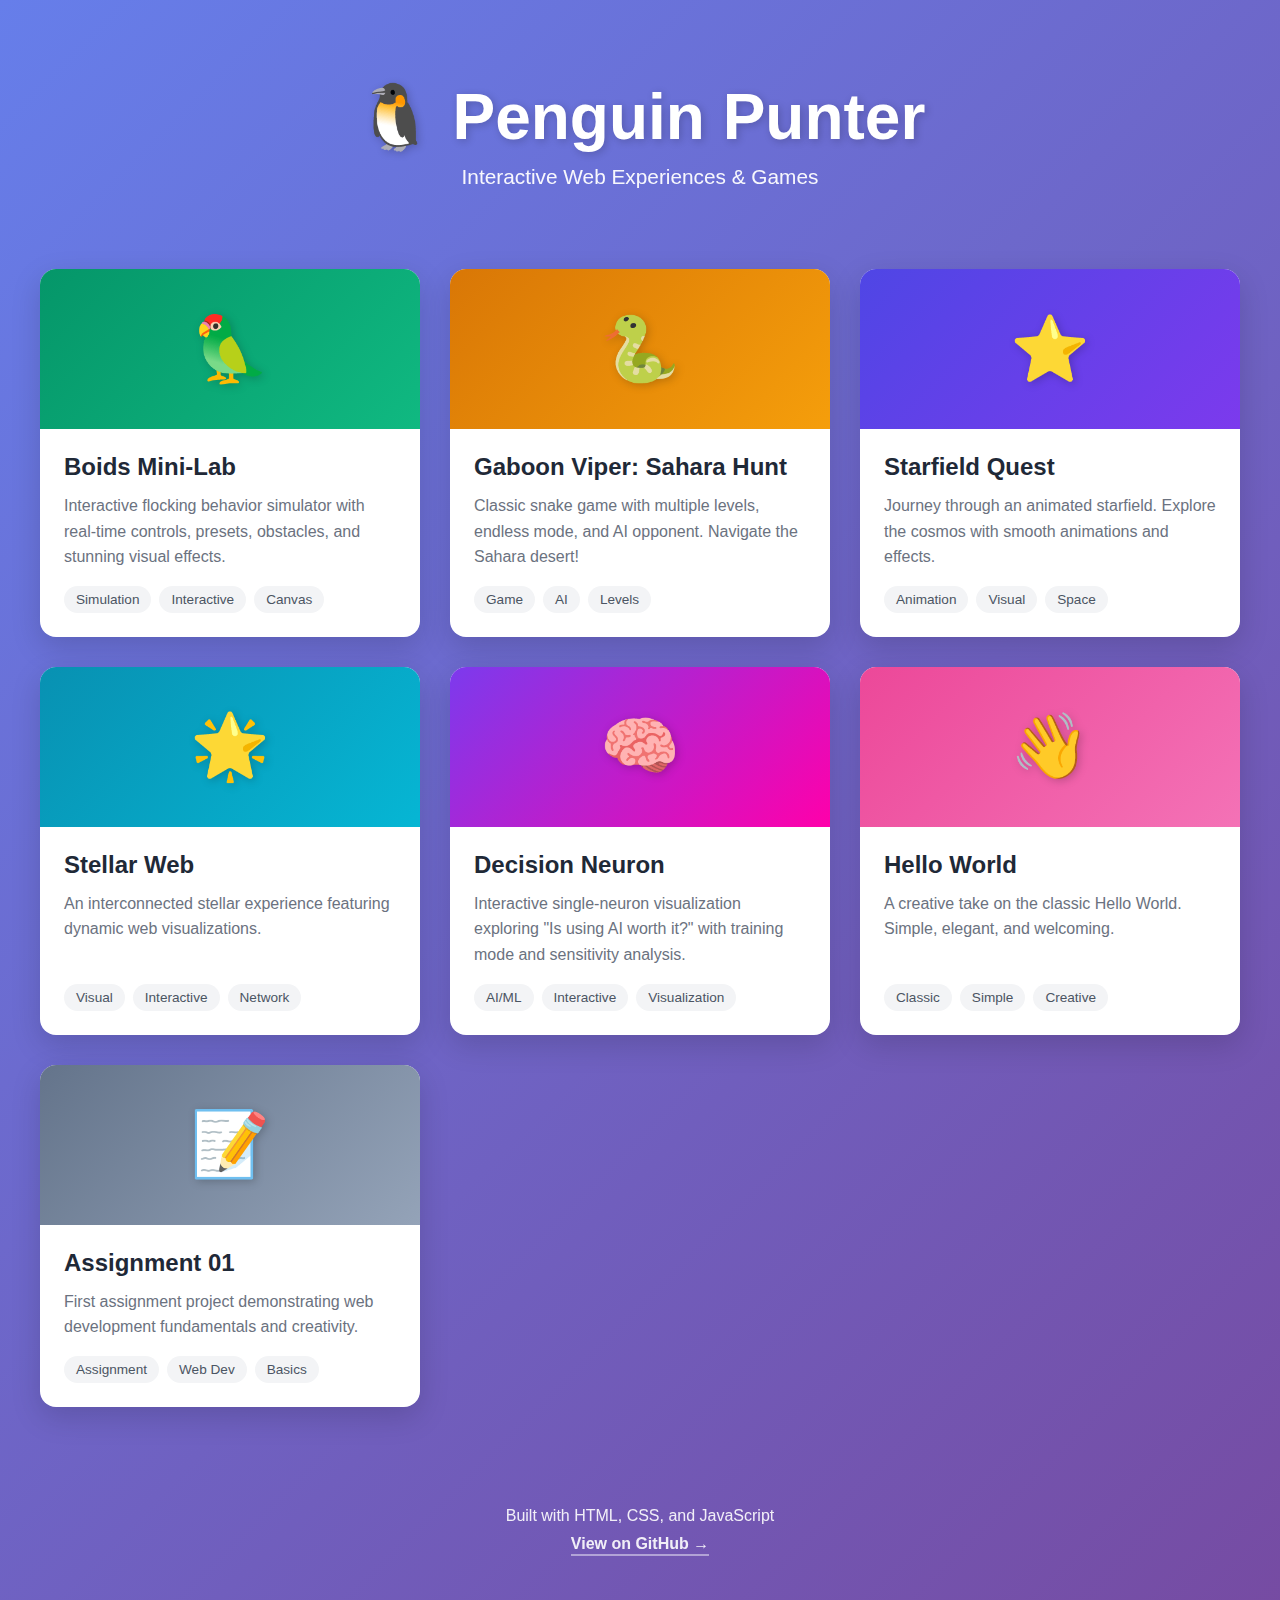
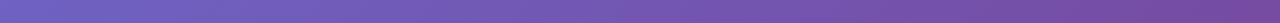
<file: index.html>
<!DOCTYPE html>
<html lang="en">
<head>
    <meta charset="UTF-8">
    <meta name="viewport" content="width=device-width, initial-scale=1.0">
    <title>Penguin Punter - Portfolio</title>
    <link rel="stylesheet" href="portfolio.css">
</head>
<body>
    <div class="container">
        <header>
            <h1>🐧 Penguin Punter</h1>
            <p class="tagline">Interactive Web Experiences & Games</p>
        </header>

        <main class="projects-grid">
            <!-- Boids Mini-Lab -->
            <a href="boid/index.html" class="project-card">
                <div class="card-header" style="background: linear-gradient(135deg, #059669 0%, #10b981 100%);">
                    <span class="icon">🦜</span>
                </div>
                <div class="card-content">
                    <h2>Boids Mini-Lab</h2>
                    <p>Interactive flocking behavior simulator with real-time controls, presets, obstacles, and stunning visual effects.</p>
                    <div class="tags">
                        <span class="tag">Simulation</span>
                        <span class="tag">Interactive</span>
                        <span class="tag">Canvas</span>
                    </div>
                </div>
            </a>

            <!-- Gaboon Viper -->
            <a href="Gaboon-Viper/index.html" class="project-card">
                <div class="card-header" style="background: linear-gradient(135deg, #d97706 0%, #f59e0b 100%);">
                    <span class="icon">🐍</span>
                </div>
                <div class="card-content">
                    <h2>Gaboon Viper: Sahara Hunt</h2>
                    <p>Classic snake game with multiple levels, endless mode, and AI opponent. Navigate the Sahara desert!</p>
                    <div class="tags">
                        <span class="tag">Game</span>
                        <span class="tag">AI</span>
                        <span class="tag">Levels</span>
                    </div>
                </div>
            </a>

            <!-- Starfield Quest -->
            <a href="Starfield Quest/index.html" class="project-card">
                <div class="card-header" style="background: linear-gradient(135deg, #4f46e5 0%, #7c3aed 100%);">
                    <span class="icon">⭐</span>
                </div>
                <div class="card-content">
                    <h2>Starfield Quest</h2>
                    <p>Journey through an animated starfield. Explore the cosmos with smooth animations and effects.</p>
                    <div class="tags">
                        <span class="tag">Animation</span>
                        <span class="tag">Visual</span>
                        <span class="tag">Space</span>
                    </div>
                </div>
            </a>

            <!-- Stellar Web -->
            <a href="stellar-web/index.html" class="project-card">
                <div class="card-header" style="background: linear-gradient(135deg, #0891b2 0%, #06b6d4 100%);">
                    <span class="icon">🌟</span>
                </div>
                <div class="card-content">
                    <h2>Stellar Web</h2>
                    <p>An interconnected stellar experience featuring dynamic web visualizations.</p>
                    <div class="tags">
                        <span class="tag">Visual</span>
                        <span class="tag">Interactive</span>
                        <span class="tag">Network</span>
                    </div>
                </div>
            </a>

            <!-- Decision Neuron -->
            <a href="Decision-Neuron/index.html" class="project-card">
                <div class="card-header" style="background: linear-gradient(135deg, #7c3aed 0%, #ff00aa 100%);">
                    <span class="icon">🧠</span>
                </div>
                <div class="card-content">
                    <h2>Decision Neuron</h2>
                    <p>Interactive single-neuron visualization exploring "Is using AI worth it?" with training mode and sensitivity analysis.</p>
                    <div class="tags">
                        <span class="tag">AI/ML</span>
                        <span class="tag">Interactive</span>
                        <span class="tag">Visualization</span>
                    </div>
                </div>
            </a>

            <!-- Hello World -->
            <a href="hello-world/index.html" class="project-card">
                <div class="card-header" style="background: linear-gradient(135deg, #ec4899 0%, #f472b6 100%);">
                    <span class="icon">👋</span>
                </div>
                <div class="card-content">
                    <h2>Hello World</h2>
                    <p>A creative take on the classic Hello World. Simple, elegant, and welcoming.</p>
                    <div class="tags">
                        <span class="tag">Classic</span>
                        <span class="tag">Simple</span>
                        <span class="tag">Creative</span>
                    </div>
                </div>
            </a>

            <!-- Assignment 01 -->
            <a href="Assignment-01/index.html" class="project-card">
                <div class="card-header" style="background: linear-gradient(135deg, #64748b 0%, #94a3b8 100%);">
                    <span class="icon">📝</span>
                </div>
                <div class="card-content">
                    <h2>Assignment 01</h2>
                    <p>First assignment project demonstrating web development fundamentals and creativity.</p>
                    <div class="tags">
                        <span class="tag">Assignment</span>
                        <span class="tag">Web Dev</span>
                        <span class="tag">Basics</span>
                    </div>
                </div>
            </a>
        </main>

        <footer>
            <p>Built with HTML, CSS, and JavaScript</p>
            <p class="repo-link">
                <a href="https://github.com/AIML-1870-2026/penguinpunter" target="_blank">
                    View on GitHub →
                </a>
            </p>
        </footer>
    </div>
</body>
</html>
</file>
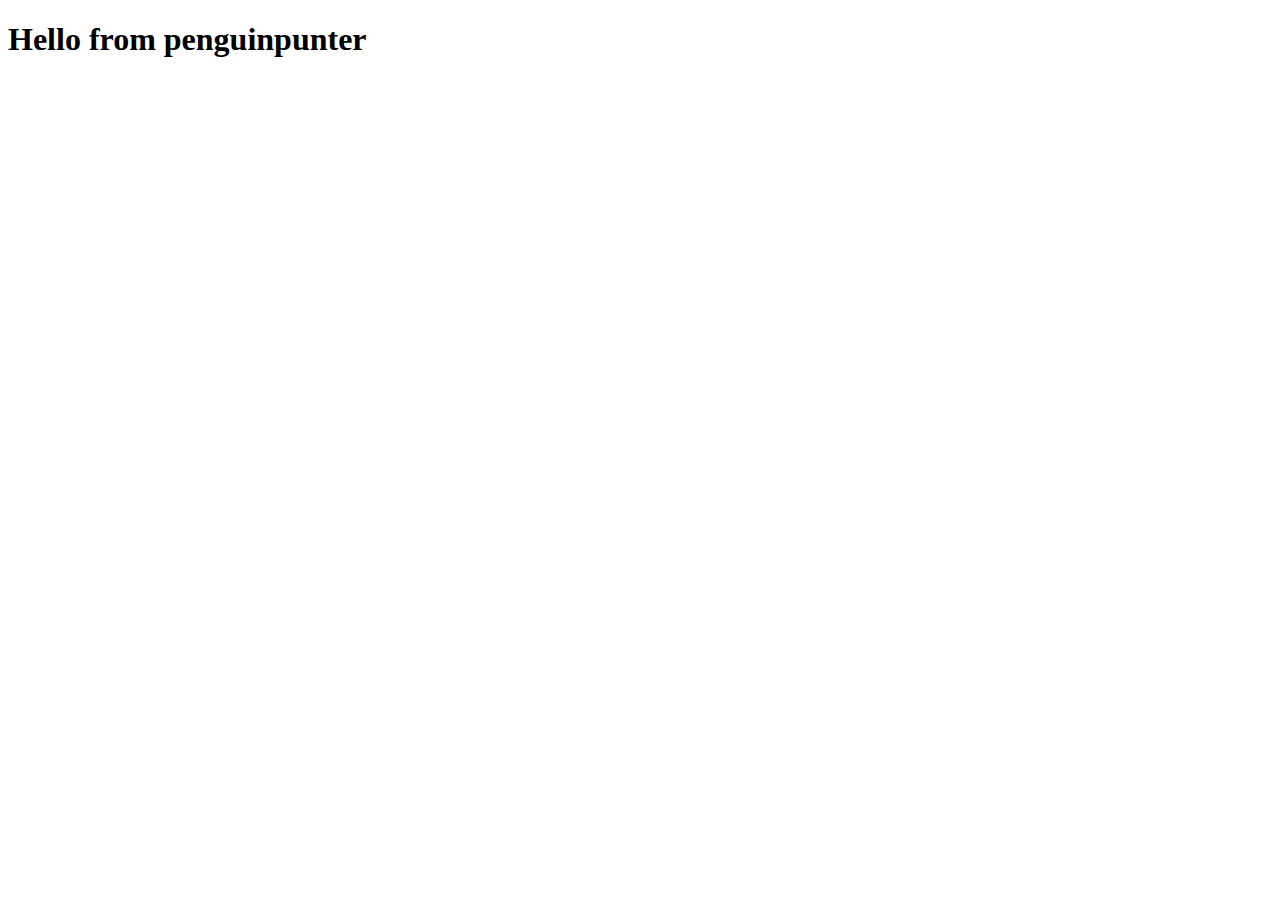
<file: Assignment-01/index.html>
<!DOCTYPE html>
<html lang="en">
<head>
    <meta charset="UTF-8">
    <meta name="viewport" content="width=device-width, initial-scale=1.0">
    <title>Assignment-01</title>
</head>
<body>
    <h1>Hello from penguinpunter</h1>
</body>
</html>
</file>
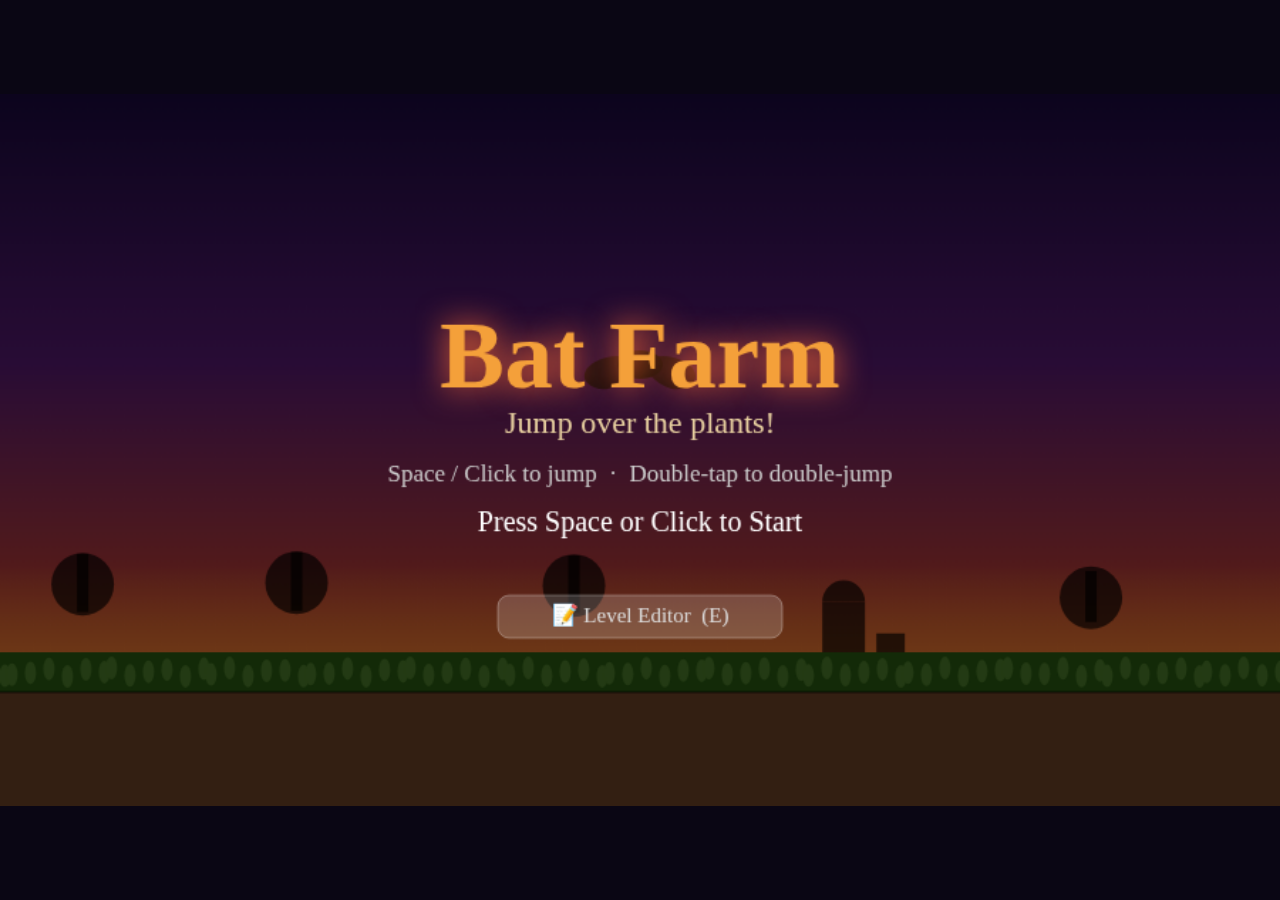
<file: Bat-Farm/index.html>
<!DOCTYPE html>
<html lang="en">
<head>
  <meta charset="UTF-8">
  <meta name="viewport" content="width=device-width, initial-scale=1.0, user-scalable=no">
  <title>Bat Farm — Endless Runner</title>
  <style>
    * { margin: 0; padding: 0; box-sizing: border-box; }
    body {
      background: #0a0614;
      display: flex;
      justify-content: center;
      align-items: center;
      min-height: 100vh;
      overflow: hidden;
    }
    canvas { display: block; cursor: pointer; }
  </style>
</head>
<body>
<canvas id="c"></canvas>
<script>
// =====================================================================
//  BAT FARM — Ground Runner  (full feature version)
//  Features: Ghost Racing, Boss Encounters, Procedural Theming,
//            Rhythm Runner, Level Editor
// =====================================================================

const C = document.getElementById('c');
const ctx = C.getContext('2d');
const W = 900, H = 500;
C.width = W; C.height = H;

function resize() {
  const s = Math.min(window.innerWidth / W, window.innerHeight / H);
  C.style.width  = (W * s) + 'px';
  C.style.height = (H * s) + 'px';
}
window.addEventListener('resize', resize);
resize();

// ─── Constants ───────────────────────────────────────────────────────
const GROUND_Y   = H - 80;
const GRAVITY    = 0.65;
const JUMP_VY    = -13.5;
const JUMP2_VY   = -11.0;
const BAT_W      = 44;
const BAT_H      = 24;
const BAT_FOOT_Y = GROUND_Y;

// ─── Helpers ─────────────────────────────────────────────────────────
function lerp(a, b, t) { return a + (b - a) * clamp(t, 0, 1); }
function clamp(v, lo, hi) { return v < lo ? lo : v > hi ? hi : v; }
function lerpC(a, b, t) { return Math.round(lerp(a, b, t)); }

// zoneBlend: smoothly interpolates three zone colors based on elapsed
// Each color is [r, g, b]
function zoneBlend(z0, z1, z2) {
  // Zone 0: 0–60s, Zone 1: 60–120s, Zone 2: 120s+
  const t0 = clamp(elapsed / 60, 0, 1);       // 0->1 over first 60s
  const t1 = clamp((elapsed - 60) / 60, 0, 1); // 0->1 over 60–120s
  // blend z0->z1 then z1->z2
  const r = Math.round(lerp(lerp(z0[0], z1[0], t0), z2[0], t1));
  const g = Math.round(lerp(lerp(z0[1], z1[1], t0), z2[1], t1));
  const b = Math.round(lerp(lerp(z0[2], z1[2], t0), z2[2], t1));
  return [r, g, b];
}
function zoneBlendStr(z0, z1, z2) {
  const [r,g,b] = zoneBlend(z0,z1,z2);
  return `rgb(${r},${g},${b})`;
}

// ─── State ───────────────────────────────────────────────────────────
let scene = 'start';  // 'start' | 'play' | 'dead' | 'editor'
let score = 0, hiScore = +localStorage.getItem('batfarm_hi') || 0;
let elapsed = 0, speed = 1.0, frame = 0, startMs = 0;
let obstacles = [], particles = [];
let spawnTimer = 0;
let shakeFrames = 0, shakeX = 0, shakeY = 0;
let scorePopScale = 1, scorePopFrames = 0;

// ─── Ghost Racing ────────────────────────────────────────────────────
let ghostRecord = [];     // recorded during current run (every 5 frames)
let ghostData   = [];     // loaded from localStorage (best-run ghost)
let ghostFrame  = 0;      // index into ghostData during playback

function loadGhost() {
  try {
    const raw = localStorage.getItem('batfarm_ghost');
    ghostData = raw ? JSON.parse(raw) : [];
  } catch(e) { ghostData = []; }
}
function saveGhost() {
  localStorage.setItem('batfarm_ghost', JSON.stringify(ghostRecord));
}
loadGhost();

// ─── Boss Encounters ─────────────────────────────────────────────────
let bossActive    = false;
let bossTimer     = 0;     // frames since boss started
const BOSS_DURATION = 12;  // seconds
let bossesTriggered = new Set();
const BOSS_TIMES  = [60, 120, 180]; // seconds
let bossPulse     = 0;

// ─── Rain / Storm ────────────────────────────────────────────────────
let rainDrops = Array.from({length: 200}, () => ({
  x: Math.random() * W,
  y: Math.random() * H,
  len: 8 + Math.random() * 12,
  speed: 6 + Math.random() * 4,
}));
let lightningFlash = 0;       // frames remaining for lightning
let nextLightning  = 0;       // elapsed seconds for next lightning event

// ─── Rhythm Runner (Web Audio) ───────────────────────────────────────
const BPM = 110;
const BEAT_MS = 60000 / BPM;  // ~545ms
let audioCtx    = null;
let nextBeatTime = 0;  // AudioContext time
let beatNumber  = 0;
let beatPulse   = 0;   // frames remaining for ground pulse
let beatPulseX  = 0;
let jumpRating  = null; // { text, color, life, y }
let beatTimes   = [];   // recent scheduled beat AudioContext times (for jump timing)
const SCHED_AHEAD = 2.0; // seconds to schedule ahead

function initAudio() {
  if (audioCtx) return;
  audioCtx = new (window.AudioContext || window.webkitAudioContext)();
  nextBeatTime = audioCtx.currentTime + 0.1;
  beatNumber   = 0;
  beatTimes    = [];
}

function scheduleBeat(time) {
  const osc  = audioCtx.createOscillator();
  const gain = audioCtx.createGain();
  osc.frequency.value = 220;
  osc.type = 'sine';
  gain.gain.setValueAtTime(0.15, time);
  gain.gain.exponentialRampToValueAtTime(0.001, time + 0.05);
  osc.connect(gain);
  gain.connect(audioCtx.destination);
  osc.start(time);
  osc.stop(time + 0.06);
  beatTimes.push(time);
  if (beatTimes.length > 20) beatTimes.shift();
}

function runBeatScheduler() {
  if (!audioCtx || scene !== 'play') return;
  const now = audioCtx.currentTime;
  while (nextBeatTime < now + SCHED_AHEAD) {
    scheduleBeat(nextBeatTime);
    nextBeatTime += BEAT_MS / 1000;
    beatNumber++;
  }
  // trigger visual pulse for beats that just fired
  if (beatTimes.length > 0) {
    const last = beatTimes[beatTimes.length - 1];
    if (Math.abs(last - now) < 0.03) {
      beatPulse = 15;
      beatPulseX = 0;
    }
  }
}

function checkJumpRhythm() {
  if (!audioCtx) return;
  const now = audioCtx.currentTime;
  let nearest = Infinity;
  for (const bt of beatTimes) {
    const diff = Math.abs(now - bt) * 1000; // ms
    if (diff < nearest) nearest = diff;
  }
  let text, color;
  if (nearest <= 60) {
    score += 50;
    text = 'PERFECT!'; color = '#44ff44';
    scorePopScale = 1.4; scorePopFrames = 18;
  } else if (nearest <= 140) {
    score += 20;
    text = 'GOOD!'; color = '#ffee44';
    scorePopScale = 1.2; scorePopFrames = 12;
  } else {
    text = 'MISS'; color = '#aaaaaa';
  }
  jumpRating = { text, color, life: 40, y: bat.y - 10 };
}

// ─── Bat ─────────────────────────────────────────────────────────────
const bat = {
  x: 130,
  y: BAT_FOOT_Y - BAT_H,
  vy: 0,
  grounded: true,
  jumpsLeft: 2,
  wingPhase: 0,
  legPhase: 0,
  wx: 1, wy: 1,
  flashFrames: 0,
};

// ─── World layers ─────────────────────────────────────────────────────
let silos, cropRows, stars;
function initWorld() {
  silos = Array.from({length: 6}, (_, i) => ({
    x: i * 185 + Math.random() * 60,
    kind: Math.random() < 0.55 ? 'silo' : 'tree',
    h: 55 + Math.random() * 45,
  }));
  cropRows = Array.from({length: 14}, (_, i) => ({ x: i * 70 }));
  stars = Array.from({length: 90}, () => ({
    x: Math.random() * W, y: Math.random() * GROUND_Y * 0.6,
    r: Math.random() * 1.4 + 0.3, tw: Math.random() * Math.PI * 2,
  }));
}
initWorld();

// ─── Plant Defs ──────────────────────────────────────────────────────
const PLANT_DEFS = {
  mushroom:  { w: 28, h: 38 },
  sunflower: { w: 22, h: 72 },
  cactus:    { w: 26, h: 58 },
  bush:      { w: 58, h: 32 },
  tallgrass: { w: 18, h: 62 },
};

const PATTERNS = [
  [{ t:'mushroom', dx:0 }],
  [{ t:'bush',     dx:0 }],
  [{ t:'cactus',   dx:0 }],
  [{ t:'tallgrass',dx:0 }],
  [{ t:'sunflower',dx:0 }],
  [{ t:'mushroom', dx:0 }, { t:'mushroom', dx:38 }],
  [{ t:'cactus',   dx:0 }, { t:'bush',     dx:44 }],
  [{ t:'mushroom', dx:0 }, { t:'sunflower',dx:44 }],
  [{ t:'bush',     dx:0 }, { t:'tallgrass',dx:70 }],
  [{ t:'mushroom', dx:0 }, { t:'cactus',   dx:50 }, { t:'mushroom', dx:95 }],
];

function availablePatterns() {
  if (elapsed < 20) return [0, 1];
  if (elapsed < 45) return [0, 1, 2, 3, 4];
  if (elapsed < 80) return [0, 1, 2, 3, 4, 5, 6];
  return PATTERNS.map((_, i) => i);
}

function spawnObstacles() {
  let pool, idx;
  if (bossActive) {
    // hardest patterns during boss
    pool = [7, 8, 9];
    idx  = pool[Math.floor(Math.random() * pool.length)];
  } else {
    pool = availablePatterns();
    idx  = pool[Math.floor(Math.random() * pool.length)];
  }
  const pat  = PATTERNS[idx];
  const baseX = W + 50;
  for (const p of pat) {
    const def = PLANT_DEFS[p.t];
    obstacles.push({
      type: p.t,
      x: baseX + p.dx,
      y: GROUND_Y - def.h,
      w: def.w,
      h: def.h,
    });
  }
}

// ─── Level Editor State ───────────────────────────────────────────────
const EDITOR_SLOTS = 18;
const SLOT_W = 44;
const PLANT_TYPES = ['mushroom','sunflower','cactus','bush','tallgrass'];
const PLANT_ICONS = ['🍄','🌻','🌵','🌿','🌾'];
let editorSlots   = Array(EDITOR_SLOTS).fill(null); // null or plant type string
let editorSelected = 'mushroom';
let editorCopied  = false;
let editorCopiedTimer = 0;
let levelObstacles = null; // if non-null, use these instead of random spawn
let levelMode      = false; // true when playing a custom level

// ─── Particles ───────────────────────────────────────────────────────
function spawnDeathParticles() {
  for (let i = 0; i < 20; i++) {
    const a = Math.random() * Math.PI * 2;
    const sp = 2 + Math.random() * 5;
    particles.push({
      x: bat.x + BAT_W / 2, y: bat.y + BAT_H / 2,
      vx: Math.cos(a) * sp, vy: Math.sin(a) * sp - 2,
      life: 1, dec: 0.02 + Math.random() * 0.018,
      r: 3 + Math.random() * 4,
      ang: Math.random() * Math.PI * 2, rot: (Math.random() - 0.5) * 0.2,
    });
  }
}

// ─── Night progress ──────────────────────────────────────────────────
function night() { return clamp(elapsed / 120, 0, 1); }

// ─── Input ───────────────────────────────────────────────────────────
function onInput(e) {
  if (scene === 'start') { initAudio(); startGame(); return; }
  if (scene === 'dead')  { initAudio(); startGame(); return; }
  if (scene === 'play')  { doJump(); return; }
}

document.addEventListener('keydown', e => {
  if (e.code === 'Space') {
    e.preventDefault();
    onInput(e);
  }
  if (e.code === 'KeyE' && scene === 'start') {
    enterEditor();
  }
  if (e.code === 'Escape' && scene === 'editor') {
    scene = 'start';
  }
});

C.addEventListener('click', e => {
  if (scene === 'editor') {
    handleEditorClick(e);
    return;
  }
  if (scene === 'start') {
    // check if editor button was clicked
    const rect = C.getBoundingClientRect();
    const scaleX = W / rect.width;
    const scaleY = H / rect.height;
    const mx = (e.clientX - rect.left) * scaleX;
    const my = (e.clientY - rect.top) * scaleY;
    // Editor button region approx: centered around (W/2, H/2 + 115)
    if (mx > W/2 - 100 && mx < W/2 + 100 && my > H/2 + 98 && my < H/2 + 135) {
      enterEditor();
      return;
    }
  }
  onInput(e);
});

C.addEventListener('touchstart', e => {
  e.preventDefault();
  if (scene === 'editor') return; // handle separately
  onInput(e);
}, { passive: false });

// ─── Lifecycle ───────────────────────────────────────────────────────
function startGame() {
  scene = 'play';
  score = 0; elapsed = 0; speed = 1.0; frame = 0; startMs = performance.now();
  obstacles = []; particles = [];
  spawnTimer = 0;
  shakeFrames = shakeX = shakeY = 0;
  scorePopScale = 1; scorePopFrames = 0;
  bat.y = BAT_FOOT_Y - BAT_H;
  bat.vy = 0; bat.grounded = true; bat.jumpsLeft = 2;
  bat.wx = bat.wy = 1; bat.flashFrames = 0;
  bat.legPhase = 0; bat.wingPhase = 0;

  // Ghost
  ghostRecord = [];
  ghostFrame  = 0;
  loadGhost();

  // Boss
  bossActive = false; bossTimer = 0;
  bossesTriggered = new Set();

  // Rhythm
  beatPulse = 0; jumpRating = null; beatTimes = [];
  if (audioCtx) {
    nextBeatTime = audioCtx.currentTime + 0.1;
    beatNumber = 0;
  }

  // Lightning
  lightningFlash = 0;
  nextLightning  = elapsed + 15 + Math.random() * 10;

  // Level mode
  if (levelObstacles) {
    levelMode = true;
    // Place level obstacles at spaced positions starting far right
    obstacles = levelObstacles.map((o, i) => {
      const def = PLANT_DEFS[o.type];
      return {
        type: o.type,
        x: W + 100 + o.slot * 90,
        y: GROUND_Y - def.h,
        w: def.w, h: def.h,
      };
    });
    // sort by x
    obstacles.sort((a,b) => a.x - b.x);
  } else {
    levelMode = false;
  }
}

function doJump() {
  if (bat.jumpsLeft <= 0) return;
  bat.vy = bat.jumpsLeft === 2 ? JUMP_VY : JUMP2_VY;
  bat.grounded = false;
  bat.jumpsLeft--;
  bat.wx = 0.75; bat.wy = 1.35;
  checkJumpRhythm();
}

function killBat() {
  bat.flashFrames = 14;
  scene = 'dead';
  shakeFrames = 24;
  spawnDeathParticles();
  if (score > hiScore) {
    hiScore = score;
    localStorage.setItem('batfarm_hi', hiScore.toString());
    saveGhost();
  }
  if (levelMode) {
    // return to editor after death in level test
    levelObstacles = null;
    levelMode = false;
  }
}

// ─── Speed ───────────────────────────────────────────────────────────
function calcSpeed(t) {
  return clamp(1.0 + t / 55, 1.0, 3.0);
}

// ─── Update ──────────────────────────────────────────────────────────
function update() {
  frame++;
  if (scene !== 'play') {
    // Update particles even on dead screen
    for (const p of particles) {
      p.x += p.vx; p.y += p.vy; p.vy += 0.15;
      p.life -= p.dec; p.ang += p.rot;
    }
    particles = particles.filter(p => p.life > 0);
    return;
  }

  elapsed = (performance.now() - startMs) / 1000;
  speed   = calcSpeed(elapsed);

  // Ghost recording (every 5 frames)
  if (frame % 5 === 0) {
    ghostRecord.push(bat.y);
  }

  // Ghost playback index
  const ghostIdx = Math.floor(frame / 5);

  // Boss triggering
  for (const bt of BOSS_TIMES) {
    if (!bossesTriggered.has(bt) && elapsed >= bt) {
      bossesTriggered.add(bt);
      bossActive = true;
      bossTimer  = 0;
    }
  }
  if (bossActive) {
    bossTimer += 1/60;
    if (bossTimer >= BOSS_DURATION) {
      bossActive = false;
      bossTimer  = 0;
    }
  }
  bossPulse = (bossPulse + 0.1) % (Math.PI * 2);

  // Storm lightning
  if (elapsed > 120) {
    if (elapsed >= nextLightning) {
      lightningFlash = 4;
      nextLightning  = elapsed + 15 + Math.random() * 10;
    }
    if (lightningFlash > 0) lightningFlash--;
  }

  // Rhythm scheduler
  runBeatScheduler();
  if (beatPulse > 0) beatPulse--;

  // Jump rating float
  if (jumpRating) {
    jumpRating.life--;
    jumpRating.y -= 0.8;
    if (jumpRating.life <= 0) jumpRating = null;
  }

  // Bat physics
  if (!bat.grounded) {
    bat.vy = clamp(bat.vy + GRAVITY, -30, 18);
    bat.y += bat.vy;
    if (bat.y >= BAT_FOOT_Y - BAT_H) {
      bat.y = BAT_FOOT_Y - BAT_H;
      bat.vy = 0;
      bat.grounded = true;
      bat.jumpsLeft = 2;
      bat.wy = 0.6; bat.wx = 1.4;
    }
  }

  bat.wx += (1 - bat.wx) * 0.15;
  bat.wy += (1 - bat.wy) * 0.15;
  if (bat.flashFrames > 0) bat.flashFrames--;

  if (bat.grounded) bat.legPhase += 0.25 * speed;
  bat.wingPhase += bat.grounded ? 0.06 : 0.28;

  // Score
  score += speed * 0.14;
  const si = Math.floor(score);
  if (si > 0 && si % 300 === 0 && Math.abs(score - si) < 0.16) {
    scorePopScale = 1.5; scorePopFrames = 22;
  }
  if (scorePopFrames > 0) { scorePopFrames--; scorePopScale = lerp(scorePopScale, 1, 0.12); }
  else scorePopScale = 1;

  // Move obstacles
  const pxPerFrame = speed * 4.5;
  for (const o of obstacles) o.x -= pxPerFrame;
  obstacles = obstacles.filter(o => o.x + o.w > -20);

  // Spawn (only in non-level mode)
  if (!levelMode) {
    const interval = bossActive ? 25 : Math.max(55, 160 / speed);
    spawnTimer++;
    if (spawnTimer >= interval) { spawnTimer = 0; spawnObstacles(); }
  } else {
    // In level mode, check if all obstacles are gone → loop back to editor
    if (obstacles.length === 0) {
      scene = 'dead'; // show dead screen briefly
      levelObstacles = null;
      levelMode = false;
    }
  }

  // Collision
  const bx = bat.x + 6, by = bat.y + 4, bw = BAT_W - 12, bh = BAT_H - 4;
  for (const o of obstacles) {
    if (bx < o.x + o.w - 3 && bx + bw > o.x + 3 && by < o.y + o.h && by + bh > o.y) {
      killBat(); return;
    }
  }

  // Screen shake
  if (shakeFrames > 0) {
    shakeX = (Math.random() - 0.5) * 10;
    shakeY = (Math.random() - 0.5) * 10;
    shakeFrames--;
  } else { shakeX = shakeY = 0; }

  // Particles
  for (const p of particles) {
    p.x += p.vx; p.y += p.vy; p.vy += 0.15;
    p.life -= p.dec; p.ang += p.rot;
  }
  particles = particles.filter(p => p.life > 0);

  // Rain movement
  if (elapsed > 90) { // start rain as storm zone approaches
    const rainAlpha = clamp((elapsed - 90) / 30, 0, 1);
    for (const r of rainDrops) {
      r.x -= 2 * rainAlpha;
      r.y += r.speed * rainAlpha;
      if (r.y > H) { r.y = -20; r.x = Math.random() * W; }
      if (r.x < 0)  { r.x = W; }
    }
  }
}

// ─── Draw ─────────────────────────────────────────────────────────────
function draw() {
  ctx.clearRect(0, 0, W, H);
  ctx.save();

  if (scene === 'editor') {
    drawEditor();
    ctx.restore();
    return;
  }

  ctx.translate(shakeX, shakeY);

  drawSky();
  drawStars();
  drawMoon();
  drawHorizonGlow();
  drawSilos();
  drawCropRows();
  drawGround();

  // Rain (storm zone)
  if (scene === 'play' || scene === 'dead') drawRain();

  for (const o of obstacles) drawPlant(o);

  // Ghost bat
  if (scene === 'play') drawGhost();

  if (scene !== 'start') drawBat();

  for (const p of particles) {
    ctx.save(); ctx.globalAlpha = p.life;
    ctx.translate(p.x, p.y); ctx.rotate(p.ang);
    ctx.fillStyle = '#4a3020';
    ctx.beginPath(); ctx.ellipse(0, 0, p.r, p.r * 0.4, 0, 0, Math.PI * 2); ctx.fill();
    ctx.restore();
  }

  if (scene === 'play') {
    // Beat pulse ring
    drawBeatPulse();
    // Beat markers on ground
    drawBeatMarkers();
    // Boss overlay
    if (bossActive) drawBossOverlay();
    // Lightning flash
    if (lightningFlash > 0) {
      ctx.fillStyle = `rgba(255,255,255,${lightningFlash * 0.12})`;
      ctx.fillRect(0, 0, W, H);
    }
    drawHUD();
    // Jump rating
    if (jumpRating) {
      ctx.save();
      ctx.globalAlpha = jumpRating.life / 40;
      ctx.font = 'bold 20px Georgia, serif';
      ctx.textAlign = 'center';
      ctx.fillStyle = jumpRating.color;
      ctx.fillText(jumpRating.text, bat.x + BAT_W/2, jumpRating.y);
      ctx.restore();
    }
  }

  ctx.restore();

  if (scene === 'start') { drawStartBat(); drawStartScreen(); }
  else if (scene === 'dead') drawDeadScreen();
}

// ─── Zone-themed Sky & World ──────────────────────────────────────────
function drawSky() {
  const np = night();

  // Zone sky top colors
  // Zone 0 (farm): dark purple→violet night
  // Zone 1 (barn): warm amber interior tones (very dark warm)
  // Zone 2 (storm): dark grey-blue
  const top = zoneBlend(
    [lerpC(0x1a,0x04,np), lerpC(0x0a,0x02,np), lerpC(0x3e,0x10,np)],
    [lerpC(0x14,0x08,np), lerpC(0x08,0x04,np), lerpC(0x04,0x02,np)],
    [lerpC(0x0e,0x06,np), lerpC(0x12,0x08,np), lerpC(0x22,0x14,np)]
  );
  const mid = zoneBlend(
    [lerpC(0x55,0x0a,np), lerpC(0x1a,0x05,np), lerpC(0x70,0x22,np)],
    [lerpC(0x30,0x10,np), lerpC(0x18,0x08,np), lerpC(0x08,0x04,np)],
    [lerpC(0x18,0x0a,np), lerpC(0x1e,0x0c,np), lerpC(0x38,0x1a,np)]
  );
  const bot = zoneBlend(
    [lerpC(0xe0,0x08,np), lerpC(0x4a,0x05,np), lerpC(0x18,0x18,np)],
    [lerpC(0x80,0x10,np), lerpC(0x40,0x08,np), lerpC(0x08,0x04,np)],
    [lerpC(0x28,0x0a,np), lerpC(0x2e,0x10,np), lerpC(0x44,0x20,np)]
  );

  const g = ctx.createLinearGradient(0, 0, 0, GROUND_Y);
  g.addColorStop(0,    `rgb(${top[0]},${top[1]},${top[2]})`);
  g.addColorStop(0.45, `rgb(${mid[0]},${mid[1]},${mid[2]})`);
  g.addColorStop(1,    `rgb(${bot[0]},${bot[1]},${bot[2]})`);
  ctx.fillStyle = g;
  ctx.fillRect(0, 0, W, GROUND_Y);

  // Barn zone: add warm amber glow in sky
  const barnT = clamp((elapsed - 60) / 30, 0, 1) * clamp(1 - (elapsed - 100) / 20, 0, 1);
  if (barnT > 0) {
    const bg = ctx.createRadialGradient(W * 0.35, GROUND_Y, 0, W * 0.35, GROUND_Y, 200);
    bg.addColorStop(0, `rgba(255,140,0,${barnT * 0.25})`);
    bg.addColorStop(1, 'rgba(255,140,0,0)');
    ctx.fillStyle = bg;
    ctx.fillRect(0, 0, W, GROUND_Y);
  }
}

function drawRain() {
  if (elapsed <= 90) return;
  const rainAlpha = clamp((elapsed - 90) / 30, 0, 0.55);
  ctx.save();
  ctx.strokeStyle = `rgba(180,200,255,${rainAlpha * 0.6})`;
  ctx.lineWidth = 1;
  for (const r of rainDrops) {
    ctx.beginPath();
    ctx.moveTo(r.x, r.y);
    ctx.lineTo(r.x - 2, r.y + r.len);
    ctx.stroke();
  }
  ctx.restore();
}

function drawStars() {
  const np = night();
  if (np < 0.25) return;
  const stormT = clamp((elapsed - 120) / 30, 0, 1);
  const a = (np - 0.25) / 0.75 * (1 - stormT * 0.8);
  if (a <= 0) return;
  for (const s of stars) {
    s.tw += 0.028;
    ctx.save(); ctx.globalAlpha = (Math.sin(s.tw) * 0.3 + 0.7) * a;
    ctx.fillStyle = '#fffde8';
    ctx.beginPath(); ctx.arc(s.x, s.y, s.r, 0, Math.PI * 2); ctx.fill();
    ctx.restore();
  }
}

function drawMoon() {
  const np = night();
  if (np < 0.45) return;
  const stormT = clamp((elapsed - 120) / 30, 0, 1);
  const a  = (np - 0.45) / 0.55 * (1 - stormT * 0.7);
  if (a <= 0) return;
  const mx = W * 0.76, my = H * 0.1 + (1 - a) * 90;
  ctx.save(); ctx.globalAlpha = a * 0.92;
  const gl = ctx.createRadialGradient(mx, my, 0, mx, my, 55);
  gl.addColorStop(0, 'rgba(255,255,200,0.28)');
  gl.addColorStop(1, 'rgba(255,255,200,0)');
  ctx.fillStyle = gl; ctx.beginPath(); ctx.arc(mx, my, 55, 0, Math.PI * 2); ctx.fill();
  ctx.fillStyle = '#fff9d0'; ctx.beginPath(); ctx.arc(mx, my, 21, 0, Math.PI * 2); ctx.fill();
  ctx.restore();
}

function drawHorizonGlow() {
  const np = night();
  // Zone 0: warm orange glow
  // Zone 1: amber lantern glow
  // Zone 2: dim blue-grey glow
  const glowColor = zoneBlend([244,160,58],[255,140,0],[100,120,160]);
  const alphaFactor = zoneBlend([55,0,0],[70,0,0],[20,0,0])[0] / 100;

  if (np < 0.05) {
    const baseAlpha = (1 - np / 0.85) * 0.55 * (alphaFactor);
    const g = ctx.createLinearGradient(0, GROUND_Y - 90, 0, GROUND_Y);
    g.addColorStop(0, `rgba(${glowColor[0]},${glowColor[1]},${glowColor[2]},0)`);
    g.addColorStop(1, `rgba(${glowColor[0]},${glowColor[1]},${glowColor[2]},${baseAlpha})`);
    ctx.fillStyle = g; ctx.fillRect(0, GROUND_Y - 90, W, 90);
  }

  if (np <= 0.85) {
    const baseAlpha = (1 - np / 0.85) * 0.55;
    const gA = clamp(baseAlpha * (zoneBlend([1,0,0],[0.6,0,0],[0.2,0,0])[0]), 0, 1);
    const g = ctx.createLinearGradient(0, GROUND_Y - 90, 0, GROUND_Y);
    g.addColorStop(0, `rgba(${glowColor[0]},${glowColor[1]},${glowColor[2]},0)`);
    g.addColorStop(1, `rgba(${glowColor[0]},${glowColor[1]},${glowColor[2]},${gA})`);
    ctx.fillStyle = g; ctx.fillRect(0, GROUND_Y - 90, W, 90);
  }

  // Barn zone lantern glow near horizon
  const barnT = clamp((elapsed - 60) / 20, 0, 1) * clamp(1 - (elapsed - 110) / 20, 0, 1);
  if (barnT > 0) {
    const lg = ctx.createRadialGradient(W * 0.15, GROUND_Y - 10, 0, W * 0.15, GROUND_Y - 10, 80);
    lg.addColorStop(0, `rgba(255,160,0,${barnT * 0.4})`);
    lg.addColorStop(1, 'rgba(255,160,0,0)');
    ctx.fillStyle = lg;
    ctx.beginPath(); ctx.arc(W * 0.15, GROUND_Y - 10, 80, 0, Math.PI * 2); ctx.fill();
  }
}

function drawSilos() {
  const np = night();
  const col = `rgba(0,0,0,${0.68 + np * 0.28})`;
  for (const s of silos) {
    s.x -= 0.28 * speed;
    if (s.x < -120) s.x += W + 220;
    ctx.save(); ctx.fillStyle = col;
    if (s.kind === 'silo') {
      ctx.fillRect(s.x, GROUND_Y - s.h, 30, s.h);
      ctx.beginPath(); ctx.arc(s.x + 15, GROUND_Y - s.h, 15, Math.PI, 0); ctx.fill();
      ctx.fillRect(s.x + 38, GROUND_Y - s.h * 0.65, 20, s.h * 0.65);
    } else {
      ctx.fillRect(s.x + 10, GROUND_Y - s.h, 8, s.h * 0.42);
      ctx.beginPath(); ctx.arc(s.x + 14, GROUND_Y - s.h * 0.78, 22, 0, Math.PI * 2); ctx.fill();
    }
    ctx.restore();
  }
}

function drawCropRows() {
  const np = night();
  // Zone colors for crop band
  const band = zoneBlend(
    [lerpC(40,10,np), lerpC(88,30,np), lerpC(18,4,np)],
    [lerpC(55,20,np), lerpC(35,15,np), lerpC(5,2,np)],    // barn: dark wood
    [lerpC(20,8,np),  lerpC(25,10,np), lerpC(30,12,np)]    // storm: grey
  );
  ctx.fillStyle = `rgb(${band[0]},${band[1]},${band[2]})`;
  ctx.fillRect(0, GROUND_Y - 28, W, 28);

  const crop = zoneBlend(
    [lerpC(74,26,np), lerpC(122,58,np), lerpC(42,10,np)],
    [lerpC(88,40,np), lerpC(55,28,np),  lerpC(14,6,np)],   // barn: hay-ish
    [lerpC(40,16,np), lerpC(55,25,np),  lerpC(55,20,np)]    // storm: grey-green
  );
  ctx.fillStyle = `rgb(${crop[0]},${crop[1]},${crop[2]})`;

  for (const r of cropRows) {
    r.x -= 1.4 * speed;
    if (r.x < -75) r.x += cropRows.length * 70;
    for (let i = 0; i < 6; i++) {
      const cx = r.x + i * 13;
      ctx.beginPath(); ctx.ellipse(cx, GROUND_Y - 14 + Math.sin(cx * 0.3) * 3, 4, 8, 0, 0, Math.PI * 2); ctx.fill();
    }
  }

  // Barn zone: scatter hay wisps
  const barnT = clamp((elapsed - 60) / 20, 0, 1) * clamp(1 - (elapsed - 110) / 20, 0, 1);
  if (barnT > 0.1) {
    ctx.save();
    ctx.globalAlpha = barnT * 0.5;
    ctx.strokeStyle = '#c8a030';
    ctx.lineWidth = 1.5;
    for (let hi = 0; hi < 8; hi++) {
      const hx = ((frame * 0.8 + hi * 130) % (W + 60)) - 30;
      const hy = GROUND_Y - 10 - Math.sin(hi * 2.3) * 6;
      ctx.beginPath();
      ctx.moveTo(hx, hy);
      ctx.quadraticCurveTo(hx + 10, hy - 8, hx + 20, hy + 3);
      ctx.stroke();
    }
    ctx.restore();
  }
}

function drawGround() {
  const np = night();
  const gc = zoneBlend(
    [lerpC(107,55,np), lerpC(66,32,np), lerpC(38,16,np)],
    [lerpC(80,40,np),  lerpC(45,22,np), lerpC(18,8,np)],   // barn: darker wood-brown
    [lerpC(55,28,np),  lerpC(60,30,np), lerpC(62,30,np)]    // storm: grey
  );
  ctx.fillStyle = `rgb(${gc[0]},${gc[1]},${gc[2]})`;
  ctx.fillRect(0, GROUND_Y, W, H - GROUND_Y);
  ctx.strokeStyle = 'rgba(0,0,0,0.35)'; ctx.lineWidth = 2;
  ctx.beginPath(); ctx.moveTo(0, GROUND_Y); ctx.lineTo(W, GROUND_Y); ctx.stroke();
}

// ─── Ghost Bat ────────────────────────────────────────────────────────
function drawGhost() {
  if (!ghostData || ghostData.length === 0) return;
  const idx = Math.floor(frame / 5);
  if (idx >= ghostData.length) return;
  const gy = ghostData[idx];

  ctx.save();
  ctx.globalAlpha = 0.35;
  ctx.translate(bat.x + BAT_W/2, gy + BAT_H/2);

  // Orange ghost silhouette - simplified flying pose
  ctx.fillStyle = '#ff8800';
  // wings
  const ws = 50, wd = 12;
  ctx.beginPath();
  ctx.moveTo(-3,-3);
  ctx.bezierCurveTo(-ws*0.38,-wd,-ws*0.82,wd*0.5,-ws/2,wd+2);
  ctx.bezierCurveTo(-ws*0.28,wd+8,-ws*0.08,5,-3,3);
  ctx.closePath(); ctx.fill();
  ctx.beginPath();
  ctx.moveTo(3,-3);
  ctx.bezierCurveTo(ws*0.38,-wd,ws*0.82,wd*0.5,ws/2,wd+2);
  ctx.bezierCurveTo(ws*0.28,wd+8,ws*0.08,5,3,3);
  ctx.closePath(); ctx.fill();
  // body
  ctx.beginPath(); ctx.ellipse(0, 0, 14, 9, 0, 0, Math.PI*2); ctx.fill();
  // ears
  ctx.beginPath(); ctx.moveTo(-7,-7); ctx.lineTo(-12,-17); ctx.lineTo(-3,-9); ctx.fill();
  ctx.beginPath(); ctx.moveTo(7,-7);  ctx.lineTo(12,-17);  ctx.lineTo(3,-9);  ctx.fill();

  ctx.restore();

  // GHOST label
  ctx.save();
  ctx.globalAlpha = 0.5;
  ctx.font = 'bold 11px monospace';
  ctx.textAlign = 'center';
  ctx.fillStyle = '#ff8800';
  ctx.fillText('GHOST', bat.x + BAT_W/2, gy - 22);
  ctx.restore();
}

// ─── Boss Overlay ─────────────────────────────────────────────────────
function drawBossOverlay() {
  // Red tint
  ctx.fillStyle = 'rgba(255,0,0,0.08)';
  ctx.fillRect(-shakeX, -shakeY, W, H);

  // Pulsing banner
  const pulse = Math.sin(bossPulse * 3) * 0.3 + 0.7;
  ctx.save();
  ctx.globalAlpha = pulse;
  ctx.fillStyle = 'rgba(180,0,0,0.75)';
  ctx.fillRect(W/2 - 170, 8, 340, 38);
  ctx.font = 'bold 22px Georgia, serif';
  ctx.textAlign = 'center';
  ctx.textBaseline = 'middle';
  ctx.fillStyle = '#ffeeee';
  ctx.shadowColor = '#ff0000';
  ctx.shadowBlur = 12;
  ctx.fillText('⚡ BOSS WAVE ⚡', W/2, 27);
  ctx.restore();
}

// ─── Rhythm Beat Visuals ──────────────────────────────────────────────
function drawBeatPulse() {
  if (beatPulse <= 0) return;
  const prog = 1 - beatPulse / 15;
  const r = prog * 120;
  const a = (1 - prog) * 0.5;
  ctx.save();
  ctx.globalAlpha = a;
  ctx.strokeStyle = '#f4a03a';
  ctx.lineWidth = 3;
  ctx.beginPath();
  ctx.arc(0, GROUND_Y, r, Math.PI, 0);
  ctx.stroke();
  ctx.restore();
}

function drawBeatMarkers() {
  if (!audioCtx) return;
  const now = audioCtx.currentTime;
  const pxPerSec = speed * 4.5 * 60; // approximate pixels per second
  const beatWidthPx = (BEAT_MS / 1000) * pxPerSec;

  ctx.save();
  ctx.globalAlpha = 0.25;
  ctx.fillStyle = '#f4c060';
  // show next 3 beats as ground markers
  for (let i = 1; i <= 3; i++) {
    const secAhead = (nextBeatTime - now) + (i - 1) * BEAT_MS / 1000;
    const xPos = clamp(secAhead * pxPerSec * 0.4, 0, W);
    const pr = 3 + Math.sin(frame * 0.1 + i) * 1.5;
    ctx.beginPath();
    ctx.arc(xPos, GROUND_Y + 5, pr, 0, Math.PI * 2);
    ctx.fill();
  }
  ctx.restore();
}

// ─── Draw Plants ─────────────────────────────────────────────────────
function drawPlant(o) {
  ctx.save();
  const bx = o.x, by = o.y, bw = o.w, bh = o.h;
  switch (o.type) {

    case 'mushroom': {
      ctx.fillStyle = '#d4b896';
      ctx.fillRect(bx + bw/2 - 5, by + bh*0.45, 10, bh*0.55);
      ctx.fillStyle = '#c0392b';
      ctx.beginPath(); ctx.ellipse(bx + bw/2, by + bh*0.45, bw/2, bh*0.55, 0, Math.PI, 0); ctx.fill();
      ctx.fillStyle = 'rgba(255,255,255,0.75)';
      ctx.beginPath(); ctx.arc(bx + bw/2 - 5, by + bh*0.25, 4, 0, Math.PI*2); ctx.fill();
      ctx.beginPath(); ctx.arc(bx + bw/2 + 5, by + bh*0.35, 3, 0, Math.PI*2); ctx.fill();
      break;
    }

    case 'sunflower': {
      ctx.strokeStyle = '#4a7a20'; ctx.lineWidth = 4;
      ctx.beginPath(); ctx.moveTo(bx + bw/2, GROUND_Y); ctx.lineTo(bx + bw/2, by + 22); ctx.stroke();
      ctx.fillStyle = '#4a7a20';
      ctx.beginPath(); ctx.ellipse(bx + bw/2 - 10, by + bh*0.55, 14, 7, -0.5, 0, Math.PI*2); ctx.fill();
      ctx.fillStyle = '#f4c020';
      for (let i = 0; i < 8; i++) {
        const a = (i / 8) * Math.PI * 2;
        ctx.beginPath(); ctx.ellipse(bx + bw/2 + Math.cos(a)*13, by + 14 + Math.sin(a)*13, 7, 4, a, 0, Math.PI*2); ctx.fill();
      }
      ctx.fillStyle = '#5a2800';
      ctx.beginPath(); ctx.arc(bx + bw/2, by + 14, 9, 0, Math.PI*2); ctx.fill();
      ctx.fillStyle = '#3a1800';
      ctx.beginPath(); ctx.arc(bx + bw/2, by + 14, 6, 0, Math.PI*2); ctx.fill();
      break;
    }

    case 'cactus': {
      ctx.fillStyle = '#3a8a30';
      ctx.beginPath();
      ctx.roundRect(bx + bw/2 - 7, by + 10, 14, bh - 10, 6);
      ctx.fill();
      ctx.beginPath();
      ctx.roundRect(bx, by + bh*0.35, bw/2 - 4, 10, 4);
      ctx.fill();
      ctx.beginPath();
      ctx.roundRect(bx, by + bh*0.18, 10, bh*0.35 - bh*0.18 + 10, 4);
      ctx.fill();
      ctx.beginPath();
      ctx.roundRect(bx + bw/2 + 4, by + bh*0.5, bw/2 - 4, 10, 4);
      ctx.fill();
      ctx.beginPath();
      ctx.roundRect(bx + bw - 10, by + bh*0.28, 10, bh*0.5 - bh*0.28 + 10, 4);
      ctx.fill();
      ctx.strokeStyle = '#c8e890'; ctx.lineWidth = 1.5;
      const spines = [[bx+bw/2-7,by+18],[bx+bw/2+7,by+26],[bx+bw/2-7,by+38],[bx+bw/2+7,by+50]];
      for (const [sx,sy] of spines) {
        ctx.beginPath(); ctx.moveTo(sx,sy); ctx.lineTo(sx-6,sy-4); ctx.stroke();
        ctx.beginPath(); ctx.moveTo(sx,sy); ctx.lineTo(sx-6,sy+4); ctx.stroke();
      }
      break;
    }

    case 'bush': {
      const centers = [[0.15,0.35],[0.4,0.12],[0.65,0.22],[0.88,0.4],[0.5,0.08]];
      ctx.fillStyle = '#2e7a1a';
      for (const [fx,fy] of centers) {
        const r = bh * (0.38 + fy * 0.3);
        ctx.beginPath(); ctx.arc(bx + bw*fx, by + bh*fy + r*0.5, r, 0, Math.PI*2); ctx.fill();
      }
      ctx.fillStyle = '#3a8e22';
      for (const [fx,fy] of centers.slice(0,4)) {
        const r = bh * 0.28;
        ctx.beginPath(); ctx.arc(bx + bw*fx + 4, by + bh*fy + r*0.3, r, 0, Math.PI*2); ctx.fill();
      }
      ctx.fillStyle = '#cc2244';
      for (let i = 0; i < 5; i++) {
        ctx.beginPath(); ctx.arc(bx + 8 + i*10 + Math.sin(i)*4, by + bh*0.3 + Math.cos(i)*6, 3, 0, Math.PI*2); ctx.fill();
      }
      break;
    }

    case 'tallgrass': {
      const blades = [
        { ox:2,  lean:-0.2, w:4, col:'#4a8a20' },
        { ox:7,  lean: 0.15,w:5, col:'#3a7a18' },
        { ox:11, lean:-0.1, w:4, col:'#5a9a28' },
        { ox:15, lean: 0.25,w:3, col:'#4a8a20' },
      ];
      for (const b of blades) {
        const tx = bx + b.ox + Math.sin(frame*0.04 + b.lean*5)*3;
        ctx.fillStyle = b.col;
        ctx.beginPath();
        ctx.moveTo(tx, GROUND_Y);
        ctx.lineTo(tx - b.w/2, GROUND_Y);
        ctx.quadraticCurveTo(tx + b.lean*20, by + bh*0.5, tx + b.lean*30, by);
        ctx.quadraticCurveTo(tx + b.lean*20 + b.w, by + bh*0.5, tx + b.w/2, GROUND_Y);
        ctx.closePath(); ctx.fill();
        ctx.fillStyle = '#c8a840';
        ctx.beginPath(); ctx.ellipse(tx + b.lean*30, by, 3, 7, b.lean*0.5, 0, Math.PI*2); ctx.fill();
      }
      break;
    }
  }
  ctx.restore();
}

// ─── Draw Bat ─────────────────────────────────────────────────────────
function drawBat() {
  const np = night();
  ctx.save();
  ctx.translate(bat.x + BAT_W/2, bat.y + BAT_H/2);
  ctx.scale(bat.wx, bat.wy);

  const col = bat.flashFrames > 0 ? '#fff' : '#2e1e0c';

  if (bat.grounded) {
    const lp = bat.legPhase;
    ctx.fillStyle = col === '#fff' ? '#fff' : '#1e1208';
    ctx.beginPath(); ctx.ellipse(-10 + Math.sin(lp)*5, BAT_H/2 - 2, 3, 5, Math.sin(lp)*0.4, 0, Math.PI*2); ctx.fill();
    ctx.beginPath(); ctx.ellipse(2  + Math.sin(lp+Math.PI)*5, BAT_H/2 - 2, 3, 5, Math.sin(lp+Math.PI)*0.4, 0, Math.PI*2); ctx.fill();
    ctx.fillStyle = col;
    ctx.beginPath();
    ctx.moveTo(-3, -4);
    ctx.bezierCurveTo(-20, -8, -26, 4, -18, 10);
    ctx.bezierCurveTo(-12, 14,  -6, 6,  -3, 4);
    ctx.closePath(); ctx.fill();
    ctx.beginPath();
    ctx.moveTo(3, -4);
    ctx.bezierCurveTo(20, -8, 26, 4, 18, 10);
    ctx.bezierCurveTo(12, 14,  6, 6,  3, 4);
    ctx.closePath(); ctx.fill();
  } else {
    const wf = Math.sin(bat.wingPhase) * 0.5 + 0.5;
    const ws = 50, wd = 10 + wf * 14;
    ctx.fillStyle = col;
    ctx.beginPath();
    ctx.moveTo(-3, -3);
    ctx.bezierCurveTo(-ws*0.38, -wd, -ws*0.82, wd*wf, -ws/2, wd+2);
    ctx.bezierCurveTo(-ws*0.28, wd+8, -ws*0.08, 5, -3, 3);
    ctx.closePath(); ctx.fill();
    ctx.beginPath();
    ctx.moveTo(3, -3);
    ctx.bezierCurveTo(ws*0.38, -wd, ws*0.82, wd*wf, ws/2, wd+2);
    ctx.bezierCurveTo(ws*0.28, wd+8, ws*0.08, 5, 3, 3);
    ctx.closePath(); ctx.fill();
  }

  ctx.fillStyle = bat.flashFrames > 0 ? '#fff' : '#1e1208';
  ctx.beginPath(); ctx.ellipse(0, 0, 14, 9, 0, 0, Math.PI*2); ctx.fill();

  ctx.fillStyle = bat.flashFrames > 0 ? '#fff' : '#16100a';
  ctx.beginPath(); ctx.moveTo(-7,-7); ctx.lineTo(-12,-17); ctx.lineTo(-3,-9); ctx.fill();
  ctx.beginPath(); ctx.moveTo(7,-7);  ctx.lineTo(12,-17);  ctx.lineTo(3,-9);  ctx.fill();

  const eyeGlow = np > 0.38 ? (np - 0.38) / 0.62 : 0;
  if (eyeGlow > 0) {
    for (const ex of [-5, 5]) {
      const eg = ctx.createRadialGradient(ex,-4,0, ex,-4,13);
      eg.addColorStop(0, `rgba(255,70,0,${eyeGlow*0.45})`);
      eg.addColorStop(1, 'rgba(255,70,0,0)');
      ctx.fillStyle = eg; ctx.beginPath(); ctx.arc(ex,-4,13,0,Math.PI*2); ctx.fill();
    }
  }
  ctx.fillStyle = eyeGlow > 0 ? `rgba(255,100,40,${0.7+eyeGlow*0.3})` : '#ffc870';
  const er = eyeGlow > 0 ? 3.8 : 2.8;
  ctx.beginPath(); ctx.arc(-5,-4,er,0,Math.PI*2); ctx.fill();
  ctx.beginPath(); ctx.arc(5,-4,er,0,Math.PI*2);  ctx.fill();

  ctx.restore();
}

// ─── HUD ──────────────────────────────────────────────────────────────
function drawHUD() {
  ctx.save();
  ctx.textBaseline = 'top'; ctx.shadowColor = 'rgba(0,0,0,0.6)'; ctx.shadowBlur = 8;

  ctx.font = `bold ${Math.round(28 * scorePopScale)}px Georgia, serif`;
  ctx.textAlign = 'center'; ctx.fillStyle = '#fff';
  ctx.fillText(Math.floor(score) + 'm', W/2, 14);

  ctx.font = '15px Georgia, serif'; ctx.textAlign = 'right';
  ctx.fillStyle = 'rgba(255,250,190,0.88)';
  ctx.fillText('BEST ' + Math.floor(hiScore) + 'm', W - 18, 14);

  ctx.font = '14px monospace'; ctx.textAlign = 'left';
  ctx.fillStyle = 'rgba(255,255,255,0.72)';
  ctx.fillText('×' + speed.toFixed(1), 18, 14);

  for (let i = 0; i < 2; i++) {
    ctx.beginPath();
    ctx.arc(18 + i*18, 44, 5, 0, Math.PI*2);
    ctx.fillStyle = i < bat.jumpsLeft ? '#f4a03a' : 'rgba(255,255,255,0.2)';
    ctx.fill();
  }

  // Zone indicator
  const zoneNames = ['Farm','Barn','Storm'];
  const zoneIdx = elapsed < 60 ? 0 : elapsed < 120 ? 1 : 2;
  ctx.font = '12px monospace'; ctx.textAlign = 'left';
  ctx.fillStyle = 'rgba(255,255,255,0.5)';
  ctx.fillText(zoneNames[zoneIdx], 18, 58);

  ctx.restore();
}

// ─── Screens ──────────────────────────────────────────────────────────
function drawStartBat() {
  ctx.save(); ctx.translate(W/2, H * 0.38);
  ctx.fillStyle = 'rgba(30,18,8,0.8)';
  const ws = 64, wd = 14;
  ctx.beginPath();
  ctx.moveTo(-3,-3); ctx.bezierCurveTo(-ws*0.38,-wd,-ws*0.82,wd*0.5,-ws/2,wd+2);
  ctx.bezierCurveTo(-ws*0.28,wd+8,-ws*0.08,5,-3,3); ctx.closePath(); ctx.fill();
  ctx.beginPath();
  ctx.moveTo(3,-3); ctx.bezierCurveTo(ws*0.38,-wd,ws*0.82,wd*0.5,ws/2,wd+2);
  ctx.bezierCurveTo(ws*0.28,wd+8,ws*0.08,5,3,3); ctx.closePath(); ctx.fill();
  ctx.fillStyle = '#16100a';
  ctx.beginPath(); ctx.ellipse(0,0,16,10,0,0,Math.PI*2); ctx.fill();
  ctx.restore();
}

function drawStartScreen() {
  ctx.save();
  ctx.fillStyle = 'rgba(0,0,0,0.52)'; ctx.fillRect(0,0,W,H);
  ctx.textAlign = 'center'; ctx.textBaseline = 'middle';

  ctx.shadowColor = '#ff6b35'; ctx.shadowBlur = 22;
  ctx.fillStyle = '#f4a03a'; ctx.font = 'bold 68px Georgia, serif';
  ctx.fillText('Bat Farm', W/2, H/2 - 62);

  ctx.shadowBlur = 0;
  ctx.fillStyle = '#e8d0a0'; ctx.font = '22px Georgia, serif';
  ctx.fillText('Jump over the plants!', W/2, H/2 - 18);

  ctx.fillStyle = '#ccc'; ctx.font = '17px Georgia, serif';
  ctx.fillText('Space / Click to jump  ·  Double-tap to double-jump', W/2, H/2 + 18);

  if (Math.sin(frame * 0.065) > 0) {
    ctx.fillStyle = '#fff'; ctx.font = '20px Georgia, serif';
    ctx.fillText('Press Space or Click to Start', W/2, H/2 + 52);
  }
  if (hiScore > 0) {
    ctx.fillStyle = '#ffcc88'; ctx.font = '18px Georgia, serif';
    ctx.fillText('Best: ' + Math.floor(hiScore) + 'm', W/2, H/2 + 86);
  }

  // Level Editor button
  ctx.fillStyle = 'rgba(255,255,255,0.18)';
  ctx.beginPath(); ctx.roundRect(W/2 - 100, H/2 + 102, 200, 30, 8); ctx.fill();
  ctx.strokeStyle = 'rgba(255,255,255,0.3)'; ctx.lineWidth = 1;
  ctx.stroke();
  ctx.fillStyle = '#ddd'; ctx.font = '15px Georgia, serif';
  ctx.fillText('📝 Level Editor  (E)', W/2, H/2 + 117);

  ctx.restore();
}

function drawDeadScreen() {
  ctx.save();
  ctx.fillStyle = 'rgba(0,0,0,0.62)'; ctx.fillRect(0,0,W,H);
  ctx.textAlign = 'center'; ctx.textBaseline = 'middle';

  ctx.fillStyle = '#ff3333'; ctx.shadowColor = '#aa0000'; ctx.shadowBlur = 16;
  ctx.font = 'bold 54px Georgia, serif';
  ctx.fillText('You Crashed!', W/2, H/2 - 62);

  ctx.shadowBlur = 0;
  ctx.fillStyle = '#fff'; ctx.font = '28px Georgia, serif';
  ctx.fillText(Math.floor(score) + ' meters', W/2, H/2 - 12);

  if (score >= hiScore && score > 0) {
    ctx.fillStyle = '#ffcc00'; ctx.font = 'bold 22px Georgia, serif';
    ctx.fillText('New Record!', W/2, H/2 + 26);
  } else {
    ctx.fillStyle = '#aaa'; ctx.font = '18px Georgia, serif';
    ctx.fillText('Best: ' + Math.floor(hiScore) + 'm', W/2, H/2 + 26);
  }
  if (Math.sin(frame * 0.065) > 0) {
    ctx.fillStyle = '#fff'; ctx.font = '20px Georgia, serif';
    ctx.fillText('Press Space or Click to Restart', W/2, H/2 + 68);
  }
  ctx.restore();
}

// ─── Level Editor ─────────────────────────────────────────────────────
function enterEditor() {
  scene = 'editor';
  editorSlots = Array(EDITOR_SLOTS).fill(null);
  editorSelected = 'mushroom';
  editorCopied = false;
}

// Editor layout constants
const ED_TRACK_X = 140;
const ED_TRACK_Y = 260;
const ED_TRACK_H = 50;
const ED_PALETTE_X = 12;
const ED_PALETTE_Y = 200;
const ED_PALETTE_ITEM_H = 44;

function handleEditorClick(e) {
  const rect = C.getBoundingClientRect();
  const scaleX = W / rect.width;
  const scaleY = H / rect.height;
  const mx = (e.clientX - rect.left) * scaleX;
  const my = (e.clientY - rect.top) * scaleY;

  // Back button: top-left
  if (mx > 14 && mx < 90 && my > 14 && my < 44) {
    scene = 'start';
    return;
  }

  // Palette items
  for (let i = 0; i < PLANT_TYPES.length; i++) {
    const py = ED_PALETTE_Y + i * ED_PALETTE_ITEM_H;
    if (mx > ED_PALETTE_X && mx < ED_PALETTE_X + 115 && my > py && my < py + 38) {
      editorSelected = PLANT_TYPES[i];
      return;
    }
  }

  // Track slots
  for (let s = 0; s < EDITOR_SLOTS; s++) {
    const sx = ED_TRACK_X + s * SLOT_W;
    if (mx > sx && mx < sx + SLOT_W - 2 && my > ED_TRACK_Y && my < ED_TRACK_Y + ED_TRACK_H) {
      if (editorSlots[s] === editorSelected) {
        editorSlots[s] = null; // remove
      } else {
        editorSlots[s] = editorSelected;
      }
      return;
    }
  }

  // Test button
  if (mx > ED_TRACK_X && mx < ED_TRACK_X + 90 && my > ED_TRACK_Y + 80 && my < ED_TRACK_Y + 115) {
    testLevel();
    return;
  }

  // Share button
  if (mx > ED_TRACK_X + 100 && mx < ED_TRACK_X + 210 && my > ED_TRACK_Y + 80 && my < ED_TRACK_Y + 115) {
    shareLevel();
    return;
  }
}

function testLevel() {
  const placed = [];
  for (let s = 0; s < EDITOR_SLOTS; s++) {
    if (editorSlots[s]) {
      placed.push({ slot: s, type: editorSlots[s] });
    }
  }
  if (placed.length === 0) return;
  levelObstacles = placed;
  initAudio();
  startGame();
}

function shareLevel() {
  const data = [];
  for (let s = 0; s < EDITOR_SLOTS; s++) {
    if (editorSlots[s]) data.push({ slot: s, type: editorSlots[s] });
  }
  const encoded = btoa(JSON.stringify(data));
  const url = window.location.href.split('#')[0] + '#level=' + encoded;
  window.history.replaceState(null, '', '#level=' + encoded);
  navigator.clipboard.writeText(url).then(() => {
    editorCopied = true;
    editorCopiedTimer = 120;
  }).catch(() => {
    editorCopied = true;
    editorCopiedTimer = 120;
  });
}

function drawEditor() {
  // Background
  ctx.fillStyle = '#1a1a2e';
  ctx.fillRect(0, 0, W, H);

  // Title
  ctx.textAlign = 'center';
  ctx.textBaseline = 'middle';
  ctx.fillStyle = '#f4a03a';
  ctx.font = 'bold 34px Georgia, serif';
  ctx.shadowColor = '#ff6b35';
  ctx.shadowBlur = 12;
  ctx.fillText('Level Editor', W/2, 40);
  ctx.shadowBlur = 0;

  // Back button
  ctx.fillStyle = 'rgba(255,255,255,0.12)';
  ctx.beginPath(); ctx.roundRect(14, 14, 76, 28, 6); ctx.fill();
  ctx.strokeStyle = 'rgba(255,255,255,0.3)'; ctx.lineWidth = 1; ctx.stroke();
  ctx.fillStyle = '#ccc'; ctx.font = '14px Georgia, serif';
  ctx.textAlign = 'left'; ctx.textBaseline = 'middle';
  ctx.fillText('← Back', 24, 28);

  // Instructions
  ctx.fillStyle = 'rgba(255,255,255,0.5)';
  ctx.font = '13px Georgia, serif';
  ctx.textAlign = 'center';
  ctx.fillText('Select a plant, then click a slot to place it. Click again to remove.', W/2, 80);

  // ── Plant Palette ──
  ctx.fillStyle = 'rgba(255,255,255,0.07)';
  ctx.beginPath(); ctx.roundRect(ED_PALETTE_X, ED_PALETTE_Y - 10, 120, PLANT_TYPES.length * ED_PALETTE_ITEM_H + 20, 10); ctx.fill();

  ctx.font = '12px monospace'; ctx.textAlign = 'left';
  ctx.fillStyle = 'rgba(255,255,255,0.5)';
  ctx.fillText('PLANTS', ED_PALETTE_X + 8, ED_PALETTE_Y - 2);

  for (let i = 0; i < PLANT_TYPES.length; i++) {
    const py = ED_PALETTE_Y + i * ED_PALETTE_ITEM_H;
    const isSelected = editorSelected === PLANT_TYPES[i];

    ctx.fillStyle = isSelected ? 'rgba(244,160,58,0.35)' : 'rgba(255,255,255,0.06)';
    ctx.beginPath(); ctx.roundRect(ED_PALETTE_X + 4, py + 2, 112, 36, 6); ctx.fill();

    if (isSelected) {
      ctx.strokeStyle = '#f4a03a'; ctx.lineWidth = 1.5;
      ctx.beginPath(); ctx.roundRect(ED_PALETTE_X + 4, py + 2, 112, 36, 6); ctx.stroke();
    }

    ctx.font = '20px serif';
    ctx.textAlign = 'left';
    ctx.textBaseline = 'middle';
    ctx.fillText(PLANT_ICONS[i], ED_PALETTE_X + 12, py + 20);

    ctx.font = '12px Georgia, serif';
    ctx.fillStyle = isSelected ? '#f4c060' : '#bbb';
    ctx.fillText(PLANT_TYPES[i], ED_PALETTE_X + 40, py + 20);
  }

  // ── Track ──
  const trackW = EDITOR_SLOTS * SLOT_W;
  // Ground line
  ctx.strokeStyle = 'rgba(255,255,255,0.2)'; ctx.lineWidth = 2;
  ctx.beginPath();
  ctx.moveTo(ED_TRACK_X - 10, ED_TRACK_Y + ED_TRACK_H);
  ctx.lineTo(ED_TRACK_X + trackW + 10, ED_TRACK_Y + ED_TRACK_H);
  ctx.stroke();

  // Slots
  for (let s = 0; s < EDITOR_SLOTS; s++) {
    const sx = ED_TRACK_X + s * SLOT_W;
    const type = editorSlots[s];

    ctx.fillStyle = type ? 'rgba(244,160,58,0.15)' : 'rgba(255,255,255,0.05)';
    ctx.strokeStyle = type ? '#f4a03a' : 'rgba(255,255,255,0.18)';
    ctx.lineWidth = 1;
    ctx.beginPath(); ctx.rect(sx + 1, ED_TRACK_Y, SLOT_W - 2, ED_TRACK_H); ctx.fill(); ctx.stroke();

    // Slot number
    ctx.fillStyle = 'rgba(255,255,255,0.2)';
    ctx.font = '9px monospace';
    ctx.textAlign = 'center';
    ctx.textBaseline = 'top';
    ctx.fillText(s + 1, sx + SLOT_W/2, ED_TRACK_Y + 2);

    // Plant icon if placed
    if (type) {
      const idx = PLANT_TYPES.indexOf(type);
      ctx.font = '20px serif';
      ctx.textBaseline = 'bottom';
      ctx.fillText(PLANT_ICONS[idx], sx + SLOT_W/2, ED_TRACK_Y + ED_TRACK_H - 2);
    }
  }

  // ── Buttons row ──
  const btnY = ED_TRACK_Y + 80;

  // Test button
  ctx.fillStyle = 'rgba(80,180,80,0.3)';
  ctx.beginPath(); ctx.roundRect(ED_TRACK_X, btnY, 90, 32, 8); ctx.fill();
  ctx.strokeStyle = '#66cc66'; ctx.lineWidth = 1.5; ctx.stroke();
  ctx.fillStyle = '#aaffaa'; ctx.font = 'bold 14px Georgia, serif';
  ctx.textAlign = 'center'; ctx.textBaseline = 'middle';
  ctx.fillText('▶ Test', ED_TRACK_X + 45, btnY + 16);

  // Share button
  ctx.fillStyle = 'rgba(80,120,220,0.3)';
  ctx.beginPath(); ctx.roundRect(ED_TRACK_X + 100, btnY, 110, 32, 8); ctx.fill();
  ctx.strokeStyle = '#6688ff'; ctx.lineWidth = 1.5; ctx.stroke();
  ctx.fillStyle = '#aabbff'; ctx.font = 'bold 14px Georgia, serif';
  ctx.textAlign = 'center'; ctx.textBaseline = 'middle';
  ctx.fillText('🔗 Share', ED_TRACK_X + 155, btnY + 16);

  // Copied feedback
  if (editorCopied) {
    editorCopiedTimer--;
    ctx.fillStyle = '#44ff88';
    ctx.font = 'bold 13px monospace';
    ctx.textAlign = 'left';
    ctx.fillText('Copied!', ED_TRACK_X + 220, btnY + 16);
    if (editorCopiedTimer <= 0) { editorCopied = false; }
  }

  // Preview section
  ctx.fillStyle = 'rgba(255,255,255,0.6)';
  ctx.font = '12px monospace';
  ctx.textAlign = 'left';
  ctx.textBaseline = 'top';
  ctx.fillText('PREVIEW', ED_TRACK_X, ED_TRACK_Y - 22);

  // Mini preview of placed plants as silhouettes above slots
  for (let s = 0; s < EDITOR_SLOTS; s++) {
    if (!editorSlots[s]) continue;
    const type = editorSlots[s];
    const def = PLANT_DEFS[type];
    const sx = ED_TRACK_X + s * SLOT_W + SLOT_W/2;
    const scale = Math.min((ED_TRACK_H - 4) / def.h, (SLOT_W - 4) / def.w);
    const ph = def.h * scale;
    const by2 = ED_TRACK_Y - 4;
    const drawObj = {
      type, x: sx - (def.w * scale)/2, y: by2 - ph, w: def.w * scale, h: ph
    };
    ctx.save();
    ctx.globalAlpha = 0.7;
    drawPlant(drawObj);
    ctx.restore();
  }

  // Hint
  ctx.fillStyle = 'rgba(255,255,255,0.35)';
  ctx.font = '11px monospace';
  ctx.textAlign = 'center';
  ctx.textBaseline = 'bottom';
  ctx.fillText('Press E or click ← Back to return to menu', W/2, H - 12);
}

// ─── Load level from URL hash ─────────────────────────────────────────
function checkURLLevel() {
  const hash = window.location.hash;
  if (!hash.startsWith('#level=')) return;
  try {
    const encoded = hash.slice(7);
    const data = JSON.parse(atob(encoded));
    // Load into editor slots too
    editorSlots = Array(EDITOR_SLOTS).fill(null);
    for (const item of data) {
      if (item.slot >= 0 && item.slot < EDITOR_SLOTS && PLANT_TYPES.includes(item.type)) {
        editorSlots[item.slot] = item.type;
      }
    }
    levelObstacles = data.filter(d => PLANT_TYPES.includes(d.type));
    if (levelObstacles.length > 0) {
      initAudio();
      startGame();
    }
  } catch(e) {
    console.warn('Failed to load level from URL', e);
  }
}
checkURLLevel();

// ─── Loop ─────────────────────────────────────────────────────────────
function loop() { update(); draw(); requestAnimationFrame(loop); }
loop();
</script>
</body>
</html>
</file>
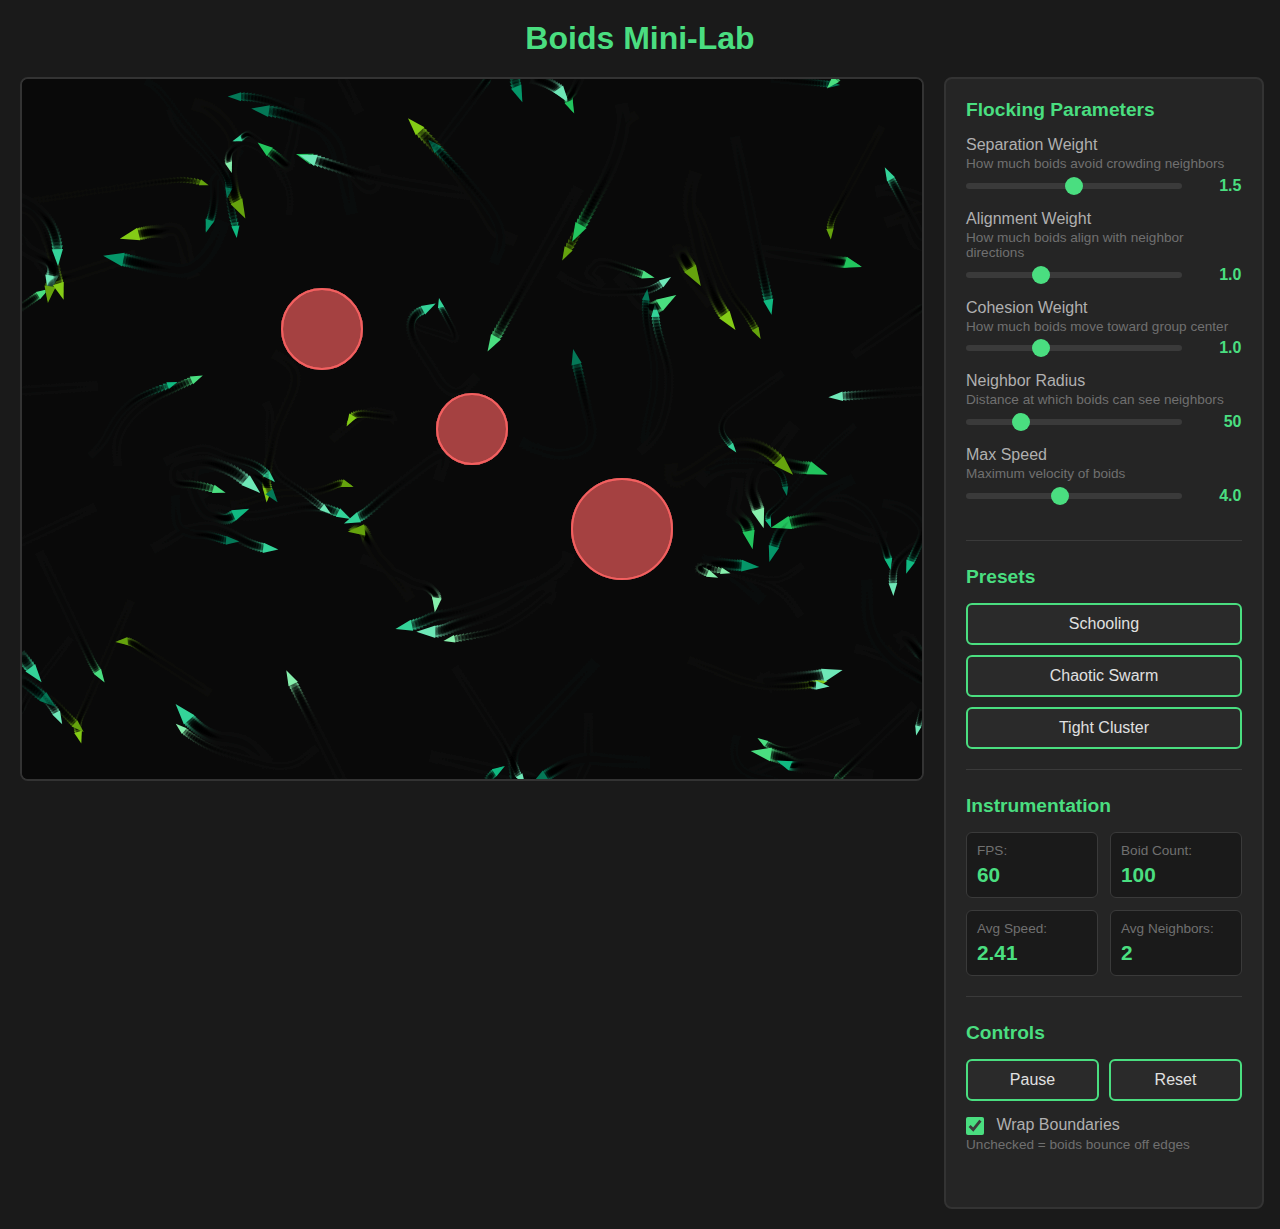
<file: boid/index.html>
<!DOCTYPE html>
<html lang="en">
<head>
    <meta charset="UTF-8">
    <meta name="viewport" content="width=device-width, initial-scale=1.0">
    <title>Boids Mini-Lab</title>
    <link rel="stylesheet" href="style.css">
</head>
<body>
    <div class="container">
        <h1>Boids Mini-Lab</h1>

        <div class="main-content">
            <canvas id="canvas"></canvas>

            <div class="controls-panel">
                <div class="section">
                    <h2>Flocking Parameters</h2>

                    <div class="control-group">
                        <label for="separation">
                            Separation Weight
                            <span class="tooltip">How much boids avoid crowding neighbors</span>
                        </label>
                        <input type="range" id="separation" min="0" max="3" step="0.1" value="1.5">
                        <span class="value" id="separation-value">1.5</span>
                    </div>

                    <div class="control-group">
                        <label for="alignment">
                            Alignment Weight
                            <span class="tooltip">How much boids align with neighbor directions</span>
                        </label>
                        <input type="range" id="alignment" min="0" max="3" step="0.1" value="1.0">
                        <span class="value" id="alignment-value">1.0</span>
                    </div>

                    <div class="control-group">
                        <label for="cohesion">
                            Cohesion Weight
                            <span class="tooltip">How much boids move toward group center</span>
                        </label>
                        <input type="range" id="cohesion" min="0" max="3" step="0.1" value="1.0">
                        <span class="value" id="cohesion-value">1.0</span>
                    </div>

                    <div class="control-group">
                        <label for="radius">
                            Neighbor Radius
                            <span class="tooltip">Distance at which boids can see neighbors</span>
                        </label>
                        <input type="range" id="radius" min="20" max="150" step="5" value="50">
                        <span class="value" id="radius-value">50</span>
                    </div>

                    <div class="control-group">
                        <label for="maxSpeed">
                            Max Speed
                            <span class="tooltip">Maximum velocity of boids</span>
                        </label>
                        <input type="range" id="maxSpeed" min="1" max="8" step="0.5" value="4">
                        <span class="value" id="maxSpeed-value">4</span>
                    </div>
                </div>

                <div class="section">
                    <h2>Presets</h2>
                    <div class="preset-buttons">
                        <button id="preset-schooling">Schooling</button>
                        <button id="preset-chaotic">Chaotic Swarm</button>
                        <button id="preset-cluster">Tight Cluster</button>
                    </div>
                </div>

                <div class="section">
                    <h2>Instrumentation</h2>
                    <div class="readouts">
                        <div class="readout">
                            <span class="label">FPS:</span>
                            <span class="stat" id="fps">60</span>
                        </div>
                        <div class="readout">
                            <span class="label">Boid Count:</span>
                            <span class="stat" id="count">100</span>
                        </div>
                        <div class="readout">
                            <span class="label">Avg Speed:</span>
                            <span class="stat" id="avgSpeed">0.0</span>
                        </div>
                        <div class="readout">
                            <span class="label">Avg Neighbors:</span>
                            <span class="stat" id="avgNeighbors">0</span>
                        </div>
                    </div>
                </div>

                <div class="section">
                    <h2>Controls</h2>
                    <div class="action-buttons">
                        <button id="pause">Pause</button>
                        <button id="reset">Reset</button>
                    </div>
                    <div class="control-group">
                        <label>
                            <input type="checkbox" id="boundaryWrap" checked>
                            Wrap Boundaries
                            <span class="tooltip">Unchecked = boids bounce off edges</span>
                        </label>
                    </div>
                </div>
            </div>
        </div>
    </div>

    <script src="boid.js"></script>
</body>
</html>
</file>
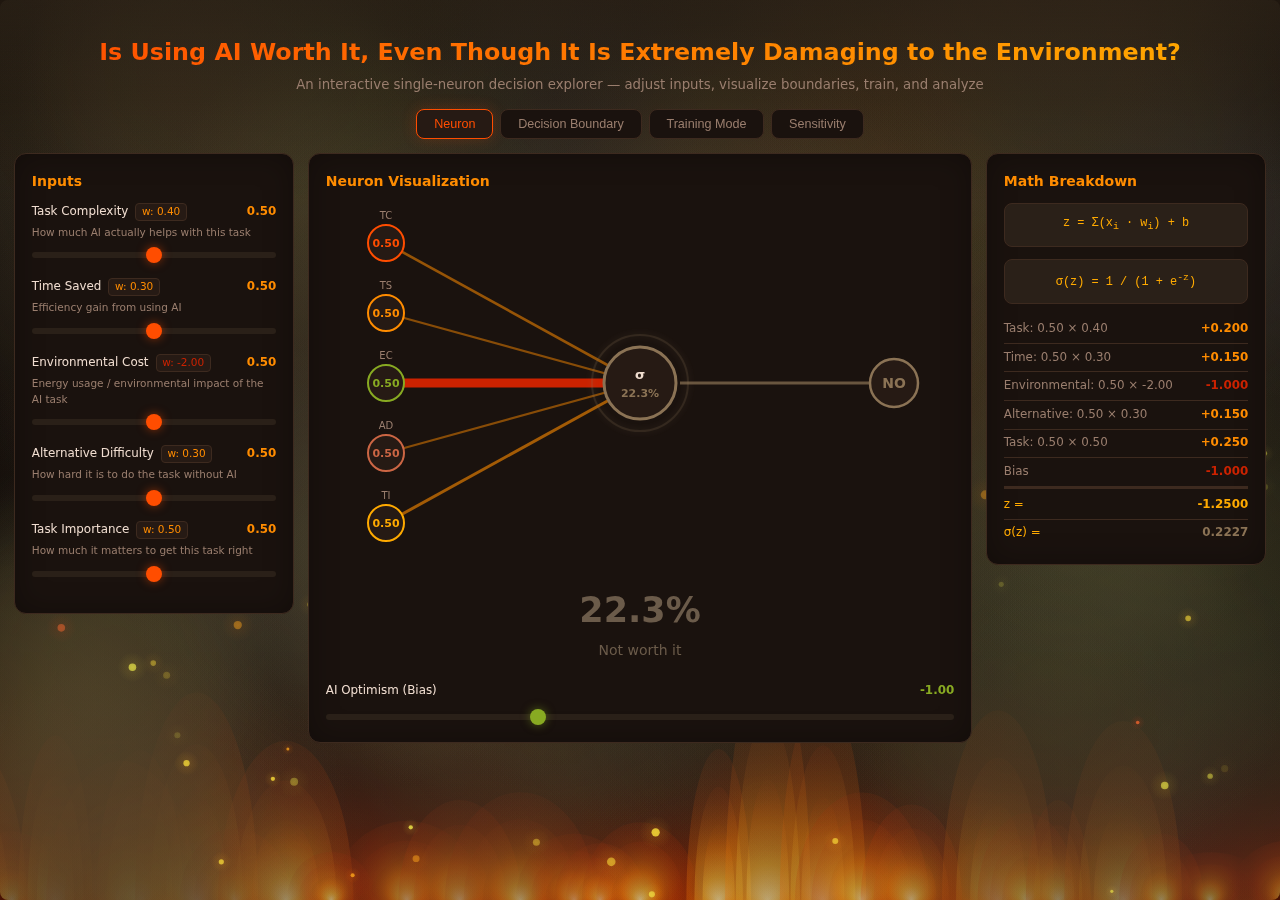
<file: Decision-Neuron/index.html>
<!DOCTYPE html>
<html lang="en">
<head>
<meta charset="UTF-8">
<meta name="viewport" content="width=device-width, initial-scale=1.0">
<title>Decision Neuron: Is Using AI Worth It?</title>
<style>
*,*::before,*::after{box-sizing:border-box;margin:0;padding:0}
:root{
  --bg:#0d0806;--surface:#1a120e;--surface2:#261a14;--border:#3d2a1f;
  --text:#f0ddd0;--text-dim:#9a7e6e;
  --flame:#ff4d00;--ember:#ff8c00;--ash:#8b7355;
  --smoke:#4a3f35;--charcoal:#2a2018;
  --burn-red:#cc2200;--burn-bright:#ff6622;
  --toxic:#88aa22;--soot:#3a3028;
  --gold:#ffaa00;
}
html{font-size:14px}
body{background:var(--bg);color:var(--text);font-family:'Segoe UI',system-ui,sans-serif;line-height:1.5;overflow-x:hidden;position:relative}
h1,h2,h3{font-weight:600}
a{color:var(--ember)}

/* Smoke background */
#smoke-bg{position:fixed;top:0;left:0;width:100%;height:100%;z-index:0;pointer-events:none}
.app{position:relative;z-index:1;max-width:1400px;margin:0 auto;padding:1rem}

/* Header */
header{text-align:center;padding:1.5rem 0 1rem}
header h1{font-size:1.7rem;background:linear-gradient(90deg,#ff4d00,#ff8c00,#ffcc00,#ff4d00);background-size:200% 100%;-webkit-background-clip:text;-webkit-text-fill-color:transparent;background-clip:text;animation:fireShift 4s ease-in-out infinite}
@keyframes fireShift{0%,100%{background-position:0% 50%}50%{background-position:100% 50%}}
header p{color:var(--text-dim);margin-top:.3rem;font-size:.95rem}
header .subtitle-emphasis{color:var(--burn-red);font-weight:600}

/* Tabs */
.tabs{display:flex;gap:.5rem;justify-content:center;margin-bottom:1rem;flex-wrap:wrap}
.tab{background:var(--surface);border:1px solid var(--border);color:var(--text-dim);padding:.5rem 1.2rem;border-radius:8px;cursor:pointer;transition:all .2s;font-size:.9rem}
.tab:hover{border-color:var(--ember);color:var(--text)}
.tab.active{background:var(--surface2);border-color:var(--flame);color:var(--flame);box-shadow:0 0 15px rgba(255,77,0,.2)}

.panel{display:none}
.panel.active{display:block}

/* Cards */
.card{background:var(--surface);border:1px solid var(--border);border-radius:12px;padding:1.2rem;margin-bottom:1rem;box-shadow:inset 0 0 30px rgba(0,0,0,.3)}
.card h3{font-size:1rem;margin-bottom:.8rem;color:var(--ember)}

/* Neuron layout */
.neuron-layout{display:grid;grid-template-columns:280px 1fr 280px;gap:1rem;align-items:start}
@media(max-width:960px){.neuron-layout{grid-template-columns:1fr;}}

/* Sliders */
.slider-group{margin-bottom:1rem}
.slider-label{display:flex;justify-content:space-between;align-items:center;margin-bottom:.3rem;font-size:.85rem}
.slider-label .name{color:var(--text)}
.slider-label .value{color:var(--ember);font-weight:600;font-variant-numeric:tabular-nums}
.weight-badge{display:inline-block;background:var(--surface2);border:1px solid var(--border);border-radius:4px;padding:0 .4rem;font-size:.75rem;color:var(--gold);margin-left:.5rem}
.slider-desc{font-size:.75rem;color:var(--text-dim);margin-bottom:.2rem}
input[type=range]{-webkit-appearance:none;width:100%;height:6px;border-radius:3px;background:var(--charcoal);outline:none;cursor:pointer}
input[type=range]::-webkit-slider-thumb{-webkit-appearance:none;width:16px;height:16px;border-radius:50%;background:var(--flame);cursor:pointer;box-shadow:0 0 10px rgba(255,77,0,.5)}
.bias-slider input[type=range]::-webkit-slider-thumb{background:var(--toxic);box-shadow:0 0 10px rgba(136,170,34,.5)}

/* Neuron SVG */
.neuron-viz{display:flex;justify-content:center;align-items:center;min-height:360px}
.neuron-viz svg text{font-family:'Segoe UI',system-ui,sans-serif}

/* Math panel */
.math-row{display:flex;justify-content:space-between;align-items:center;padding:.35rem 0;border-bottom:1px solid var(--border);font-size:.85rem;font-variant-numeric:tabular-nums}
.math-row:last-child{border-bottom:none}
.math-row .label{color:var(--text-dim)}
.math-row .val{font-weight:600}
.math-row .val.pos{color:var(--ember)}
.math-row .val.neg{color:var(--burn-red)}
.formula{background:var(--charcoal);border:1px solid var(--border);border-radius:8px;padding:.8rem;font-family:'Courier New',monospace;font-size:.85rem;margin-bottom:.8rem;text-align:center;color:var(--gold)}

/* Output display */
.output-display{text-align:center;padding:1rem;margin-top:.5rem}
.output-prob{font-size:2.5rem;font-weight:700;font-variant-numeric:tabular-nums;transition:color .3s}
.output-label{font-size:1rem;margin-top:.3rem;font-weight:500;transition:color .3s}

/* Bias bar */
.bias-bar{margin-top:.5rem}
.bias-bar .slider-label .value{color:var(--toxic)}

/* Decision Boundary */
.boundary-controls{display:flex;gap:1rem;margin-bottom:1rem;flex-wrap:wrap;align-items:center}
.boundary-controls label{font-size:.85rem;color:var(--text-dim)}
.boundary-controls select{background:var(--charcoal);border:1px solid var(--border);color:var(--text);padding:.3rem .5rem;border-radius:6px;font-size:.85rem}
.canvas-wrap{position:relative;display:flex;justify-content:center}
canvas{border-radius:8px;cursor:crosshair}

/* Training */
.training-controls{display:flex;gap:.5rem;flex-wrap:wrap;margin-bottom:1rem;align-items:center}
.btn{background:var(--charcoal);border:1px solid var(--border);color:var(--text);padding:.45rem 1rem;border-radius:8px;cursor:pointer;font-size:.85rem;transition:all .2s}
.btn:hover{border-color:var(--ember);color:var(--ember)}
.btn.primary{border-color:var(--ember);color:var(--ember)}
.btn.danger{border-color:var(--burn-red);color:var(--burn-red)}
.btn.yes-btn{border-color:var(--flame);color:var(--flame)}
.btn.yes-btn.active,.btn.no-btn.active{background:var(--surface);font-weight:700}
.btn.no-btn{border-color:var(--ash);color:var(--ash)}
.training-stats{display:grid;grid-template-columns:repeat(auto-fill,minmax(140px,1fr));gap:.5rem;margin-top:.8rem}
.stat-box{background:var(--charcoal);border:1px solid var(--border);border-radius:8px;padding:.5rem .7rem;text-align:center}
.stat-box .stat-label{font-size:.7rem;color:var(--text-dim);text-transform:uppercase;letter-spacing:.05em}
.stat-box .stat-val{font-size:1.1rem;font-weight:700;font-variant-numeric:tabular-nums;color:var(--gold)}
.lr-control{display:flex;align-items:center;gap:.4rem;font-size:.85rem;color:var(--text-dim)}
.lr-control input{width:60px;background:var(--charcoal);border:1px solid var(--border);color:var(--text);padding:.2rem .4rem;border-radius:4px;font-size:.85rem;text-align:center}

/* Sensitivity */
.sensitivity-chart{display:flex;justify-content:center}
.legend{display:flex;flex-wrap:wrap;gap:.8rem;justify-content:center;margin-top:.8rem}
.legend-item{display:flex;align-items:center;gap:.3rem;font-size:.8rem}
.legend-dot{width:10px;height:10px;border-radius:50%}

/* Influence bars */
.influence-bars{margin-top:1rem}
.inf-row{display:flex;align-items:center;gap:.5rem;margin-bottom:.5rem;font-size:.85rem}
.inf-label{width:140px;text-align:right;color:var(--text-dim)}
.inf-bar-wrap{flex:1;height:20px;background:var(--charcoal);border-radius:4px;overflow:hidden;position:relative}
.inf-bar{height:100%;border-radius:4px;transition:width .3s}
.inf-val{width:50px;font-variant-numeric:tabular-nums;font-weight:600}

/* Fire glow on body edges */
body::before{content:'';position:fixed;bottom:0;left:0;right:0;height:250px;background:linear-gradient(to top,rgba(255,50,0,.25),rgba(200,40,0,.1),transparent);pointer-events:none;z-index:0}
body::after{content:'';position:fixed;top:0;left:0;right:0;height:200px;background:linear-gradient(to bottom,rgba(40,30,20,.7),rgba(30,20,10,.3),transparent);pointer-events:none;z-index:0}
</style>
</head>
<body>
<canvas id="smoke-bg"></canvas>
<div class="app">
  <header>
    <h1>Is Using AI Worth It, Even Though It Is Extremely Damaging to the Environment?</h1>
    <p>An interactive single-neuron decision explorer — adjust inputs, visualize boundaries, train, and analyze</p>
  </header>

  <div class="tabs">
    <button class="tab active" data-tab="neuron">Neuron</button>
    <button class="tab" data-tab="boundary">Decision Boundary</button>
    <button class="tab" data-tab="training">Training Mode</button>
    <button class="tab" data-tab="sensitivity">Sensitivity</button>
  </div>

  <!-- PANEL 1: Interactive Neuron -->
  <div class="panel active" id="panel-neuron">
    <div class="neuron-layout">
      <div class="card" id="input-panel">
        <h3>Inputs</h3>
        <div id="sliders-container"></div>
      </div>
      <div class="card">
        <h3>Neuron Visualization</h3>
        <div class="neuron-viz" id="neuron-viz"></div>
        <div class="output-display">
          <div class="output-prob" id="output-prob">50.0%</div>
          <div class="output-label" id="output-label">Probably worth it</div>
        </div>
        <div class="bias-bar">
          <div class="slider-label">
            <span class="name">AI Optimism (Bias)</span>
            <span class="value" id="bias-val">+0.50</span>
          </div>
          <div class="bias-slider">
            <input type="range" id="bias-slider" min="-3" max="3" step="0.05" value="-1.0">
          </div>
        </div>
      </div>
      <div class="card" id="math-panel">
        <h3>Math Breakdown</h3>
        <div class="formula">z = &Sigma;(x<sub>i</sub> &middot; w<sub>i</sub>) + b</div>
        <div class="formula">&sigma;(z) = 1 / (1 + e<sup>-z</sup>)</div>
        <div id="math-breakdown"></div>
      </div>
    </div>
  </div>

  <!-- PANEL 2: Decision Boundary -->
  <div class="panel" id="panel-boundary">
    <div class="card">
      <h3>Decision Boundary Visualizer</h3>
      <div class="boundary-controls">
        <label>X-Axis: <select id="axis-x"></select></label>
        <label>Y-Axis: <select id="axis-y"></select></label>
        <span style="color:var(--text-dim);font-size:.8rem">Non-selected inputs use slider values</span>
      </div>
      <div class="canvas-wrap">
        <canvas id="boundary-canvas" width="500" height="500"></canvas>
      </div>
    </div>
  </div>

  <!-- PANEL 3: Training Mode -->
  <div class="panel" id="panel-training">
    <div class="card">
      <h3>Training Mode</h3>
      <div class="training-controls">
        <button class="btn yes-btn active" id="label-yes">Worth It (Yes)</button>
        <button class="btn no-btn" id="label-no">Not Worth It (No)</button>
        <span style="width:1rem"></span>
        <button class="btn primary" id="btn-step">Step</button>
        <button class="btn primary" id="btn-train">Train (50 steps)</button>
        <button class="btn danger" id="btn-reset">Reset</button>
        <div class="lr-control">
          <label>LR:</label>
          <input type="number" id="lr-input" value="0.1" min="0.001" max="2" step="0.01">
        </div>
      </div>
      <p style="font-size:.8rem;color:var(--text-dim);margin-bottom:.8rem">Click the heatmap to add training points. The neuron will learn from your examples.</p>
      <div class="boundary-controls">
        <label>X-Axis: <select id="train-axis-x"></select></label>
        <label>Y-Axis: <select id="train-axis-y"></select></label>
      </div>
      <div class="canvas-wrap">
        <canvas id="training-canvas" width="500" height="500"></canvas>
      </div>
      <div class="training-stats" id="training-stats"></div>
    </div>
  </div>

  <!-- PANEL 4: Sensitivity -->
  <div class="panel" id="panel-sensitivity">
    <div class="card">
      <h3>Sensitivity Analysis — Input Sweep</h3>
      <div class="sensitivity-chart">
        <canvas id="sensitivity-canvas" width="600" height="350"></canvas>
      </div>
      <div class="legend" id="sensitivity-legend"></div>
    </div>
    <div class="card">
      <h3>Input Influence Ranking</h3>
      <div class="influence-bars" id="influence-bars"></div>
    </div>
  </div>
</div>

<script>
// ========== FIRE, SMOKE & EMBER SYSTEM ==========
(function(){
  const canvas=document.getElementById('smoke-bg');
  const ctx=canvas.getContext('2d');
  let W,H;
  let time=0;
  function resize(){W=canvas.width=window.innerWidth;H=canvas.height=window.innerHeight}
  resize();
  window.addEventListener('resize',resize);

  // --- FLAME TONGUES (bottom of screen) ---
  class Flame{
    constructor(x){
      this.baseX=x;
      this.x=x;
      this.y=H;
      this.speed=1+Math.random()*2;
      this.maxH=80+Math.random()*180;
      this.width=30+Math.random()*50;
      this.phase=Math.random()*Math.PI*2;
      this.freq=0.02+Math.random()*0.03;
    }
    draw(t){
      const flicker=Math.sin(t*this.freq+this.phase)*0.3+0.7;
      const h=this.maxH*flicker;
      const sway=Math.sin(t*0.01+this.phase)*15;
      const x=this.baseX+sway;

      // Flame body — layered gradients for depth
      for(let layer=0;layer<3;layer++){
        const layerScale=1-layer*0.25;
        const lw=this.width*layerScale;
        const lh=h*layerScale;
        const grad=ctx.createRadialGradient(x,H,0,x,H-lh*0.5,lh);
        if(layer===0){
          grad.addColorStop(0,'rgba(255,200,50,0.0)');
          grad.addColorStop(0.2,'rgba(255,120,0,0.35)');
          grad.addColorStop(0.6,'rgba(220,50,0,0.2)');
          grad.addColorStop(1,'rgba(100,10,0,0)');
        }else if(layer===1){
          grad.addColorStop(0,'rgba(255,255,100,0.4)');
          grad.addColorStop(0.3,'rgba(255,160,20,0.3)');
          grad.addColorStop(0.7,'rgba(200,40,0,0.1)');
          grad.addColorStop(1,'rgba(80,10,0,0)');
        }else{
          grad.addColorStop(0,'rgba(255,255,220,0.5)');
          grad.addColorStop(0.2,'rgba(255,200,60,0.35)');
          grad.addColorStop(0.5,'rgba(255,100,0,0.15)');
          grad.addColorStop(1,'rgba(0,0,0,0)');
        }
        ctx.beginPath();
        ctx.ellipse(x,H,lw,lh,0,0,Math.PI*2);
        ctx.fillStyle=grad;
        ctx.fill();
      }
    }
  }

  const flames=[];
  // Create flames spread across bottom
  for(let x=-40;x<(typeof window!=='undefined'?window.innerWidth:1400)+40;x+=35+Math.random()*30){
    flames.push(new Flame(x));
  }

  // --- THICK SMOKE CLOUDS ---
  class SmokeCloud{
    constructor(){this.reset(true)}
    reset(init){
      this.x=Math.random()*W;
      this.y=init?(Math.random()*H):(H+50+Math.random()*100);
      this.vx=(Math.random()-0.5)*0.5;
      this.vy=-(0.4+Math.random()*0.7);
      this.size=60+Math.random()*120;
      this.maxSize=this.size+100+Math.random()*80;
      this.life=init?Math.random()*400:0;
      this.maxLife=350+Math.random()*300;
      const type=Math.random();
      if(type<0.3){this.r=50;this.g=45;this.b=40}        // dark smoke
      else if(type<0.55){this.r=70;this.g=55;this.b=35}   // brown smog
      else if(type<0.75){this.r=90;this.g=80;this.b=50}   // dirty haze
      else if(type<0.9){this.r=60;this.g=65;this.b=40}    // toxic green-grey
      else{this.r=100;this.g=60;this.b=25}                 // warm pollution
      this.maxAlpha=0.25+Math.random()*0.3;
    }
    update(){
      this.life++;
      this.x+=this.vx+Math.sin(this.life*0.008+this.x*0.001)*0.6;
      this.y+=this.vy;
      const t=this.life/this.maxLife;
      this.size=this.size+(this.maxSize-this.size)*t*0.3;
      if(this.life>this.maxLife||this.y<-this.size)this.reset(false);
    }
    draw(){
      const t=this.life/this.maxLife;
      let alpha;
      if(t<0.15)alpha=t/0.15;
      else if(t<0.5)alpha=1;
      else alpha=(1-t)/0.5;
      const a=Math.max(0,alpha*this.maxAlpha);
      const grad=ctx.createRadialGradient(this.x,this.y,this.size*0.1,this.x,this.y,this.size);
      grad.addColorStop(0,`rgba(${this.r},${this.g},${this.b},${a})`);
      grad.addColorStop(0.5,`rgba(${this.r},${this.g},${this.b},${a*0.6})`);
      grad.addColorStop(1,`rgba(${this.r},${this.g},${this.b},0)`);
      ctx.beginPath();
      ctx.fillStyle=grad;
      ctx.arc(this.x,this.y,this.size,0,Math.PI*2);
      ctx.fill();
    }
  }

  const smokeClouds=[];
  for(let i=0;i<80;i++)smokeClouds.push(new SmokeCloud());

  // --- BRIGHT EMBERS ---
  class Ember{
    constructor(){this.reset(true)}
    reset(init){
      this.x=Math.random()*W;
      this.y=init?(H*0.5+Math.random()*H*0.5):(H+5);
      this.vx=(Math.random()-0.5)*2;
      this.vy=-(1.5+Math.random()*3);
      this.size=1.5+Math.random()*3;
      this.life=init?Math.random()*150:0;
      this.maxLife=100+Math.random()*200;
      this.brightness=0.6+Math.random()*0.4;
      // Color: bright orange, yellow, or red
      const c=Math.random();
      if(c<0.4){this.r=255;this.g=180;this.b=30}       // bright orange
      else if(c<0.7){this.r=255;this.g=120;this.b=0}    // deep orange
      else if(c<0.9){this.r=255;this.g=220;this.b=50}   // yellow
      else{this.r=255;this.g=60;this.b=20}               // red hot
    }
    update(){
      this.life++;
      this.x+=this.vx+Math.sin(this.life*0.05)*0.8;
      this.y+=this.vy;
      this.vy*=0.997;
      this.vx*=0.999;
      if(this.life>this.maxLife||this.y<-20)this.reset(false);
    }
    draw(){
      const t=this.life/this.maxLife;
      let alpha=t<0.05?t/0.05:(1-t);
      alpha=Math.max(0,alpha*this.brightness);
      // Glow halo
      const grad=ctx.createRadialGradient(this.x,this.y,0,this.x,this.y,this.size*4);
      grad.addColorStop(0,`rgba(${this.r},${this.g},${this.b},${alpha*0.5})`);
      grad.addColorStop(0.3,`rgba(${this.r},${this.g},${this.b},${alpha*0.15})`);
      grad.addColorStop(1,`rgba(${this.r},${this.g},${this.b},0)`);
      ctx.beginPath();
      ctx.fillStyle=grad;
      ctx.arc(this.x,this.y,this.size*4,0,Math.PI*2);
      ctx.fill();
      // Core bright dot
      ctx.beginPath();
      ctx.fillStyle=`rgba(${Math.min(255,this.r+50)},${Math.min(255,this.g+50)},${Math.min(255,this.b+30)},${alpha})`;
      ctx.arc(this.x,this.y,this.size,0,Math.PI*2);
      ctx.fill();
    }
  }

  const embers=[];
  for(let i=0;i<60;i++)embers.push(new Ember());

  // --- ANIMATION LOOP ---
  function animate(){
    time++;
    ctx.clearRect(0,0,W,H);

    // Big fire glow across bottom
    const fireGrad=ctx.createLinearGradient(0,H,0,H-350);
    fireGrad.addColorStop(0,'rgba(255,80,0,0.35)');
    fireGrad.addColorStop(0.15,'rgba(255,50,0,0.2)');
    fireGrad.addColorStop(0.35,'rgba(180,30,0,0.1)');
    fireGrad.addColorStop(0.6,'rgba(80,15,0,0.04)');
    fireGrad.addColorStop(1,'rgba(0,0,0,0)');
    ctx.fillStyle=fireGrad;
    ctx.fillRect(0,H-350,W,350);

    // Smoke haze across top
    const hazeGrad=ctx.createLinearGradient(0,0,0,H*0.5);
    hazeGrad.addColorStop(0,'rgba(40,35,25,0.5)');
    hazeGrad.addColorStop(0.4,'rgba(50,40,30,0.2)');
    hazeGrad.addColorStop(1,'rgba(0,0,0,0)');
    ctx.fillStyle=hazeGrad;
    ctx.fillRect(0,0,W,H*0.5);

    // Draw flames
    flames.forEach(f=>f.draw(time));
    // Draw smoke clouds
    smokeClouds.forEach(s=>{s.update();s.draw()});
    // Draw embers on top
    embers.forEach(e=>{e.update();e.draw()});

    requestAnimationFrame(animate);
  }
  animate();
})();

// ========== STATE ==========
const INPUTS = [
  {name:'Task Complexity', desc:'How much AI actually helps with this task', defaultWeight:0.4},
  {name:'Time Saved', desc:'Efficiency gain from using AI', defaultWeight:0.3},
  {name:'Environmental Cost', desc:'Energy usage / environmental impact of the AI task', defaultWeight:-2.0},
  {name:'Alternative Difficulty', desc:'How hard it is to do the task without AI', defaultWeight:0.3},
  {name:'Task Importance', desc:'How much it matters to get this task right', defaultWeight:0.5},
];
// Fire-themed colors: flame, ember, toxic, warm purple, soot gold
const COLORS = ['#ff4d00','#ff8c00','#88aa22','#cc6644','#ffaa00'];

let weights = INPUTS.map(i=>i.defaultWeight);
let bias = -1.0;
let inputs = INPUTS.map(()=>0.5);
let trainingPoints = [];
let trainLabel = 1;
let trainSteps = 0;
let learningRate = 0.1;

// ========== MATH ==========
function sigmoid(z){return 1/(1+Math.exp(-z))}
function computeZ(x,w,b){let z=b;for(let i=0;i<x.length;i++)z+=x[i]*w[i];return z}
function forward(x,w,b){return sigmoid(computeZ(x,w,b))}

// ========== TABS ==========
document.querySelectorAll('.tab').forEach(tab=>{
  tab.addEventListener('click',()=>{
    document.querySelectorAll('.tab').forEach(t=>t.classList.remove('active'));
    document.querySelectorAll('.panel').forEach(p=>p.classList.remove('active'));
    tab.classList.add('active');
    document.getElementById('panel-'+tab.dataset.tab).classList.add('active');
    update();
  });
});

// ========== BUILD SLIDERS ==========
const slidersContainer = document.getElementById('sliders-container');
INPUTS.forEach((inp,i)=>{
  const div = document.createElement('div');
  div.className = 'slider-group';
  div.innerHTML = `
    <div class="slider-label">
      <span class="name">${inp.name}<span class="weight-badge" id="wb-${i}">w: ${weights[i].toFixed(2)}</span></span>
      <span class="value" id="sv-${i}">0.50</span>
    </div>
    <div class="slider-desc">${inp.desc}</div>
    <input type="range" min="0" max="1" step="0.01" value="0.5" id="sl-${i}">
  `;
  slidersContainer.appendChild(div);
  div.querySelector('input').addEventListener('input',e=>{
    inputs[i]=parseFloat(e.target.value);
    update();
  });
});

document.getElementById('bias-slider').addEventListener('input',e=>{
  bias=parseFloat(e.target.value);
  update();
});

// ========== AXIS DROPDOWNS ==========
function populateDropdowns(){
  ['axis-x','axis-y','train-axis-x','train-axis-y'].forEach(id=>{
    const sel=document.getElementById(id);
    sel.innerHTML='';
    INPUTS.forEach((inp,i)=>{
      const opt=document.createElement('option');
      opt.value=i;opt.textContent=inp.name;
      sel.appendChild(opt);
    });
  });
  document.getElementById('axis-x').value=0;
  document.getElementById('axis-y').value=2;
  document.getElementById('train-axis-x').value=0;
  document.getElementById('train-axis-y').value=2;
}
populateDropdowns();

['axis-x','axis-y','train-axis-x','train-axis-y'].forEach(id=>{
  document.getElementById(id).addEventListener('change',()=>update());
});

// ========== NEURON SVG ==========
function drawNeuron(){
  const container=document.getElementById('neuron-viz');
  const w=container.clientWidth||500,h=360;
  const prob=forward(inputs,weights,bias);
  // Yes = fiery glow, No = ashy cool glow
  const hue=prob>=0.5?`rgba(255,77,0,${0.2+prob*0.4})`:`rgba(139,115,85,${0.2+(1-prob)*0.4})`;

  let svg=`<svg width="${w}" height="${h}" viewBox="0 0 ${w} ${h}">`;
  // Defs for glow filter
  svg+=`<defs><filter id="glow"><feGaussianBlur stdDeviation="3" result="blur"/><feMerge><feMergeNode in="blur"/><feMergeNode in="SourceGraphic"/></feMerge></filter></defs>`;
  const cx=w/2, cy=h/2, nr=36;
  const startX=60, endX=w-60;

  // Input nodes
  INPUTS.forEach((inp,i)=>{
    const iy=40+i*(h-80)/(INPUTS.length-1);
    const absW=Math.abs(weights[i]);
    const strokeW=1+absW*4;
    const col=weights[i]>=0?'#ff8c00':'#cc2200';
    const opacity=0.3+absW*0.6;
    svg+=`<line x1="${startX}" y1="${iy}" x2="${cx}" y2="${cy}" stroke="${col}" stroke-width="${strokeW}" opacity="${opacity}"/>`;
    svg+=`<circle cx="${startX}" cy="${iy}" r="18" fill="#261a14" stroke="${COLORS[i]}" stroke-width="2"/>`;
    svg+=`<text x="${startX}" y="${iy+4}" text-anchor="middle" fill="${COLORS[i]}" font-size="11" font-weight="600">${inputs[i].toFixed(2)}</text>`;
    const shortName=inp.name.split(' ').map(w=>w[0]).join('');
    svg+=`<text x="${startX}" y="${iy-24}" text-anchor="middle" fill="#9a7e6e" font-size="10">${shortName}</text>`;
  });

  // Central neuron with fire/ash glow
  const neuronStroke=prob>=0.5?'#ff4d00':'#8b7355';
  svg+=`<circle cx="${cx}" cy="${cy}" r="${nr+12}" fill="none" stroke="${hue}" stroke-width="2" opacity="0.4" filter="url(#glow)"/>`;
  svg+=`<circle cx="${cx}" cy="${cy}" r="${nr}" fill="#261a14" stroke="${neuronStroke}" stroke-width="3"/>`;
  svg+=`<text x="${cx}" y="${cy-4}" text-anchor="middle" fill="#f0ddd0" font-size="13" font-weight="700">&sigma;</text>`;
  svg+=`<text x="${cx}" y="${cy+14}" text-anchor="middle" fill="${neuronStroke}" font-size="11" font-weight="600">${(prob*100).toFixed(1)}%</text>`;

  // Output arrow
  const outCol=prob>=0.5?'#ff4d00':'#8b7355';
  svg+=`<line x1="${cx+nr+4}" y1="${cy}" x2="${endX-20}" y2="${cy}" stroke="${outCol}" stroke-width="3" opacity="0.7"/>`;
  svg+=`<circle cx="${endX}" cy="${cy}" r="24" fill="#261a14" stroke="${outCol}" stroke-width="2.5"/>`;
  const outText=prob>=0.5?'YES':'NO';
  svg+=`<text x="${endX}" y="${cy+5}" text-anchor="middle" fill="${outCol}" font-size="14" font-weight="700">${outText}</text>`;

  svg+=`</svg>`;
  container.innerHTML=svg;
}

// ========== OUTPUT DISPLAY ==========
function updateOutput(){
  const prob=forward(inputs,weights,bias);
  const pEl=document.getElementById('output-prob');
  const lEl=document.getElementById('output-label');
  pEl.textContent=(prob*100).toFixed(1)+'%';
  let label,color;
  if(prob>=0.7){label='Definitely worth it';color='#ff4d00'}
  else if(prob>=0.5){label='Probably worth it';color='#ff8c00'}
  else if(prob>=0.3){label='Probably not worth it';color='#8b7355'}
  else{label='Not worth it';color='#6b5b4a'}
  pEl.style.color=color;
  lEl.style.color=color;
  lEl.textContent=label;
}

// ========== MATH BREAKDOWN ==========
function updateMath(){
  const panel=document.getElementById('math-breakdown');
  let html='';
  let z=bias;
  INPUTS.forEach((inp,i)=>{
    const contrib=inputs[i]*weights[i];
    z+=contrib;
    const cls=contrib>=0?'pos':'neg';
    html+=`<div class="math-row"><span class="label">${inp.name.split(' ')[0]}: ${inputs[i].toFixed(2)} &times; ${weights[i].toFixed(2)}</span><span class="val ${cls}">${contrib>=0?'+':''}${contrib.toFixed(3)}</span></div>`;
  });
  const bCls=bias>=0?'pos':'neg';
  html+=`<div class="math-row"><span class="label">Bias</span><span class="val ${bCls}">${bias>=0?'+':''}${bias.toFixed(3)}</span></div>`;
  html+=`<div class="math-row" style="border-top:2px solid var(--border);padding-top:.5rem"><span class="label" style="color:var(--gold)">z = </span><span class="val" style="color:var(--gold)">${z.toFixed(4)}</span></div>`;
  const out=sigmoid(z);
  html+=`<div class="math-row"><span class="label" style="color:var(--gold)">&sigma;(z) = </span><span class="val" style="color:${out>=0.5?'#ff4d00':'#8b7355'}">${out.toFixed(4)}</span></div>`;
  panel.innerHTML=html;
}

// ========== WEIGHT BADGES & SLIDER VALUES ==========
function updateSliderDisplay(){
  INPUTS.forEach((inp,i)=>{
    document.getElementById('sv-'+i).textContent=inputs[i].toFixed(2);
    const wb=document.getElementById('wb-'+i);
    wb.textContent='w: '+weights[i].toFixed(2);
    wb.style.color=weights[i]>=0?'#ff8c00':'#cc2200';
  });
  document.getElementById('bias-val').textContent=(bias>=0?'+':'')+bias.toFixed(2);
}

// ========== DECISION BOUNDARY HEATMAP ==========
function drawBoundary(canvasId, axisXId, axisYId, showTrainingPoints){
  const canvas=document.getElementById(canvasId);
  const ctx=canvas.getContext('2d');
  const W=canvas.width, H=canvas.height;
  const xi=parseInt(document.getElementById(axisXId).value);
  const yi=parseInt(document.getElementById(axisYId).value);
  const res=100;

  const imgData=ctx.createImageData(W,H);

  for(let py=0;py<res;py++){
    for(let px=0;px<res;px++){
      const xv=px/(res-1);
      const yv=1-py/(res-1);
      const testInputs=[...inputs];
      testInputs[xi]=xv;
      testInputs[yi]=yv;
      const p=forward(testInputs,weights,bias);

      let r,g,b;
      if(p<0.5){
        // Cool ash/smoke zone (dark gray-brown to smoky)
        const t=p/0.5;
        r=Math.round(25+t*80);
        g=Math.round(22+t*60);
        b=Math.round(20+t*40);
      } else {
        // Fire zone (warm orange to bright flame)
        const t=(p-0.5)/0.5;
        r=Math.round(105+t*150);
        g=Math.round(82-t*40);
        b=Math.round(60-t*55);
      }

      for(let dy=0;dy<Math.ceil(H/res);dy++){
        for(let dx=0;dx<Math.ceil(W/res);dx++){
          const ix=Math.floor(px*W/res)+dx;
          const iy=Math.floor(py*H/res)+dy;
          if(ix<W&&iy<H){
            const idx=(iy*W+ix)*4;
            imgData.data[idx]=r;
            imgData.data[idx+1]=g;
            imgData.data[idx+2]=b;
            imgData.data[idx+3]=255;
          }
        }
      }
    }
  }
  ctx.putImageData(imgData,0,0);

  // Decision boundary contour (bright yellow-gold line at 50%)
  ctx.strokeStyle='#ffcc00';
  ctx.lineWidth=2.5;
  ctx.shadowColor='#ff8800';
  ctx.shadowBlur=6;
  ctx.setLineDash([]);
  ctx.beginPath();
  let started=false;
  for(let px=0;px<res;px++){
    const xv=px/(res-1);
    let lo=0,hi=1,yv=0.5;
    for(let iter=0;iter<30;iter++){
      const mid=(lo+hi)/2;
      const testInputs=[...inputs];
      testInputs[xi]=xv;testInputs[yi]=mid;
      const p=forward(testInputs,weights,bias);
      if(p>0.5)hi=mid;else lo=mid;
    }
    yv=(lo+hi)/2;
    if(yv>0.01&&yv<0.99){
      const sx=px*W/res;
      const sy=(1-yv)*H;
      if(!started){ctx.moveTo(sx,sy);started=true}else ctx.lineTo(sx,sy);
    }
  }
  ctx.stroke();
  ctx.shadowBlur=0;

  // Crosshair
  const curX=inputs[xi]*W;
  const curY=(1-inputs[yi])*H;
  ctx.strokeStyle='rgba(240,221,208,0.5)';
  ctx.lineWidth=1;
  ctx.setLineDash([4,4]);
  ctx.beginPath();ctx.moveTo(curX,0);ctx.lineTo(curX,H);ctx.stroke();
  ctx.beginPath();ctx.moveTo(0,curY);ctx.lineTo(W,curY);ctx.stroke();
  ctx.setLineDash([]);
  ctx.fillStyle='#f0ddd0';
  ctx.beginPath();ctx.arc(curX,curY,5,0,Math.PI*2);ctx.fill();
  ctx.strokeStyle='#000';ctx.lineWidth=1.5;ctx.stroke();

  // Axis labels
  ctx.fillStyle='#9a7e6e';
  ctx.font='12px system-ui';
  ctx.textAlign='center';
  ctx.fillText(INPUTS[xi].name,W/2,H-6);
  ctx.save();
  ctx.translate(14,H/2);ctx.rotate(-Math.PI/2);
  ctx.fillText(INPUTS[yi].name,0,0);
  ctx.restore();

  ctx.fillStyle='#7a6a5a';ctx.font='10px system-ui';
  ctx.textAlign='center';
  for(let t=0;t<=1;t+=0.25){
    ctx.fillText(t.toFixed(2),t*W,H-18);
  }
  ctx.textAlign='right';
  for(let t=0;t<=1;t+=0.25){
    ctx.fillText(t.toFixed(2),32,(1-t)*H+4);
  }

  // Training points
  if(showTrainingPoints){
    const txi=parseInt(document.getElementById('train-axis-x').value);
    const tyi=parseInt(document.getElementById('train-axis-y').value);
    trainingPoints.forEach(pt=>{
      const px=pt.x[txi]*W;
      const py=(1-pt.x[tyi])*H;
      ctx.beginPath();
      ctx.arc(px,py,7,0,Math.PI*2);
      ctx.fillStyle=pt.y===1?'rgba(255,77,0,0.85)':'rgba(139,115,85,0.85)';
      ctx.fill();
      ctx.strokeStyle='#f0ddd0';ctx.lineWidth=1.5;ctx.stroke();
    });
  }
}

// ========== TRAINING ==========
document.getElementById('label-yes').addEventListener('click',()=>{
  trainLabel=1;
  document.getElementById('label-yes').classList.add('active');
  document.getElementById('label-no').classList.remove('active');
});
document.getElementById('label-no').addEventListener('click',()=>{
  trainLabel=0;
  document.getElementById('label-no').classList.add('active');
  document.getElementById('label-yes').classList.remove('active');
});

document.getElementById('training-canvas').addEventListener('click',e=>{
  const rect=e.target.getBoundingClientRect();
  const px=(e.clientX-rect.left)/rect.width;
  const py=1-(e.clientY-rect.top)/rect.height;
  const xi=parseInt(document.getElementById('train-axis-x').value);
  const yi=parseInt(document.getElementById('train-axis-y').value);
  const point=[...inputs];
  point[xi]=Math.max(0,Math.min(1,px));
  point[yi]=Math.max(0,Math.min(1,py));
  trainingPoints.push({x:point,y:trainLabel});
  update();
});

function trainStep(){
  if(trainingPoints.length===0)return;
  const lr=parseFloat(document.getElementById('lr-input').value)||0.1;
  const gradW=new Array(weights.length).fill(0);
  let gradB=0;
  trainingPoints.forEach(pt=>{
    const pred=forward(pt.x,weights,bias);
    const err=pred-pt.y;
    for(let i=0;i<weights.length;i++){
      gradW[i]+=err*pt.x[i];
    }
    gradB+=err;
  });
  const n=trainingPoints.length;
  for(let i=0;i<weights.length;i++){
    weights[i]-=lr*gradW[i]/n;
  }
  bias-=lr*gradB/n;
  trainSteps++;
  bias=Math.max(-3,Math.min(3,bias));
  document.getElementById('bias-slider').value=bias;
}

document.getElementById('btn-step').addEventListener('click',()=>{trainStep();update()});
document.getElementById('btn-train').addEventListener('click',()=>{
  for(let i=0;i<50;i++)trainStep();
  update();
});
document.getElementById('btn-reset').addEventListener('click',()=>{
  weights=INPUTS.map(i=>i.defaultWeight);
  bias=-1.0;
  trainingPoints=[];
  trainSteps=0;
  document.getElementById('bias-slider').value=bias;
  update();
});
document.getElementById('lr-input').addEventListener('change',e=>{
  learningRate=parseFloat(e.target.value)||0.1;
});

function updateTrainingStats(){
  const container=document.getElementById('training-stats');
  let correct=0;
  trainingPoints.forEach(pt=>{
    const pred=forward(pt.x,weights,bias);
    if((pred>=0.5&&pt.y===1)||(pred<0.5&&pt.y===0))correct++;
  });
  const acc=trainingPoints.length>0?(correct/trainingPoints.length*100).toFixed(1):'--';

  let loss=0;
  trainingPoints.forEach(pt=>{
    const pred=Math.max(1e-7,Math.min(1-1e-7,forward(pt.x,weights,bias)));
    loss+=-(pt.y*Math.log(pred)+(1-pt.y)*Math.log(1-pred));
  });
  loss=trainingPoints.length>0?(loss/trainingPoints.length).toFixed(4):'--';

  let html='';
  INPUTS.forEach((inp,i)=>{
    const col=weights[i]>=0?'#ff8c00':'#cc2200';
    html+=`<div class="stat-box"><div class="stat-label">${inp.name.split(' ')[0]} w</div><div class="stat-val" style="color:${col}">${weights[i].toFixed(3)}</div></div>`;
  });
  html+=`<div class="stat-box"><div class="stat-label">Bias</div><div class="stat-val" style="color:#88aa22">${bias.toFixed(3)}</div></div>`;
  html+=`<div class="stat-box"><div class="stat-label">Steps</div><div class="stat-val">${trainSteps}</div></div>`;
  html+=`<div class="stat-box"><div class="stat-label">Points</div><div class="stat-val">${trainingPoints.length}</div></div>`;
  html+=`<div class="stat-box"><div class="stat-label">Accuracy</div><div class="stat-val">${acc}%</div></div>`;
  html+=`<div class="stat-box"><div class="stat-label">Loss</div><div class="stat-val">${loss}</div></div>`;
  container.innerHTML=html;
}

// ========== SENSITIVITY ANALYSIS ==========
function drawSensitivity(){
  const canvas=document.getElementById('sensitivity-canvas');
  const ctx=canvas.getContext('2d');
  const W=canvas.width,H=canvas.height;
  const pad={top:20,right:20,bottom:40,left:50};
  const pw=W-pad.left-pad.right, ph=H-pad.top-pad.bottom;

  ctx.clearRect(0,0,W,H);

  // Grid
  ctx.strokeStyle='#261a14';ctx.lineWidth=1;
  for(let i=0;i<=10;i++){
    const x=pad.left+i*pw/10;
    const y=pad.top+i*ph/10;
    ctx.beginPath();ctx.moveTo(x,pad.top);ctx.lineTo(x,pad.top+ph);ctx.stroke();
    ctx.beginPath();ctx.moveTo(pad.left,y);ctx.lineTo(pad.left+pw,y);ctx.stroke();
  }

  // 50% line
  ctx.strokeStyle='#ffaa00';ctx.lineWidth=1;ctx.setLineDash([4,4]);
  const y50=pad.top+ph*0.5;
  ctx.beginPath();ctx.moveTo(pad.left,y50);ctx.lineTo(pad.left+pw,y50);ctx.stroke();
  ctx.setLineDash([]);

  // Curves
  const steps=100;
  INPUTS.forEach((inp,i)=>{
    ctx.strokeStyle=COLORS[i];ctx.lineWidth=2.5;
    ctx.beginPath();
    for(let s=0;s<=steps;s++){
      const xv=s/steps;
      const testInputs=[...inputs];
      testInputs[i]=xv;
      const p=forward(testInputs,weights,bias);
      const x=pad.left+xv*pw;
      const y=pad.top+(1-p)*ph;
      if(s===0)ctx.moveTo(x,y);else ctx.lineTo(x,y);
    }
    ctx.stroke();

    // Current position marker
    const curX=pad.left+inputs[i]*pw;
    const testI=[...inputs];
    const pAtCur=forward(testI,weights,bias);
    const dotY=pad.top+(1-pAtCur)*ph;
    ctx.fillStyle=COLORS[i];
    ctx.beginPath();ctx.arc(curX,dotY,5,0,Math.PI*2);ctx.fill();
    ctx.strokeStyle='#f0ddd0';ctx.lineWidth=1;ctx.stroke();
  });

  // Axis labels
  ctx.fillStyle='#7a6a5a';ctx.font='11px system-ui';
  ctx.textAlign='center';
  for(let i=0;i<=4;i++){
    ctx.fillText((i/4).toFixed(2),pad.left+i*pw/4,H-pad.bottom+18);
  }
  ctx.textAlign='right';
  for(let i=0;i<=4;i++){
    ctx.fillText((i/4*100).toFixed(0)+'%',pad.left-8,pad.top+(1-i/4)*ph+4);
  }
  ctx.textAlign='center';
  ctx.fillText('Input Value',W/2,H-5);
  ctx.save();ctx.translate(12,H/2);ctx.rotate(-Math.PI/2);
  ctx.fillText('Output Probability',0,0);ctx.restore();

  // Legend
  const legend=document.getElementById('sensitivity-legend');
  legend.innerHTML=INPUTS.map((inp,i)=>`<div class="legend-item"><div class="legend-dot" style="background:${COLORS[i]}"></div>${inp.name}</div>`).join('');
}

function drawInfluenceBars(){
  const container=document.getElementById('influence-bars');
  const maxW=Math.max(...weights.map(Math.abs),0.01);
  container.innerHTML=INPUTS.map((inp,i)=>{
    const absW=Math.abs(weights[i]);
    const pct=(absW/maxW*100).toFixed(1);
    const col=weights[i]>=0?'#ff8c00':'#cc2200';
    return `<div class="inf-row">
      <span class="inf-label">${inp.name}</span>
      <div class="inf-bar-wrap"><div class="inf-bar" style="width:${pct}%;background:${col}"></div></div>
      <span class="inf-val" style="color:${col}">${weights[i]>=0?'+':''}${weights[i].toFixed(3)}</span>
    </div>`;
  }).join('');
}

// ========== MASTER UPDATE ==========
function update(){
  updateSliderDisplay();
  updateOutput();
  drawNeuron();
  updateMath();

  const activeTab=document.querySelector('.tab.active').dataset.tab;
  if(activeTab==='boundary'){
    drawBoundary('boundary-canvas','axis-x','axis-y',false);
  }
  if(activeTab==='training'){
    drawBoundary('training-canvas','train-axis-x','train-axis-y',true);
    updateTrainingStats();
  }
  if(activeTab==='sensitivity'){
    drawSensitivity();
    drawInfluenceBars();
  }
}

// Initial render
update();
window.addEventListener('resize',()=>update());
</script>
</body>
</html>
</file>
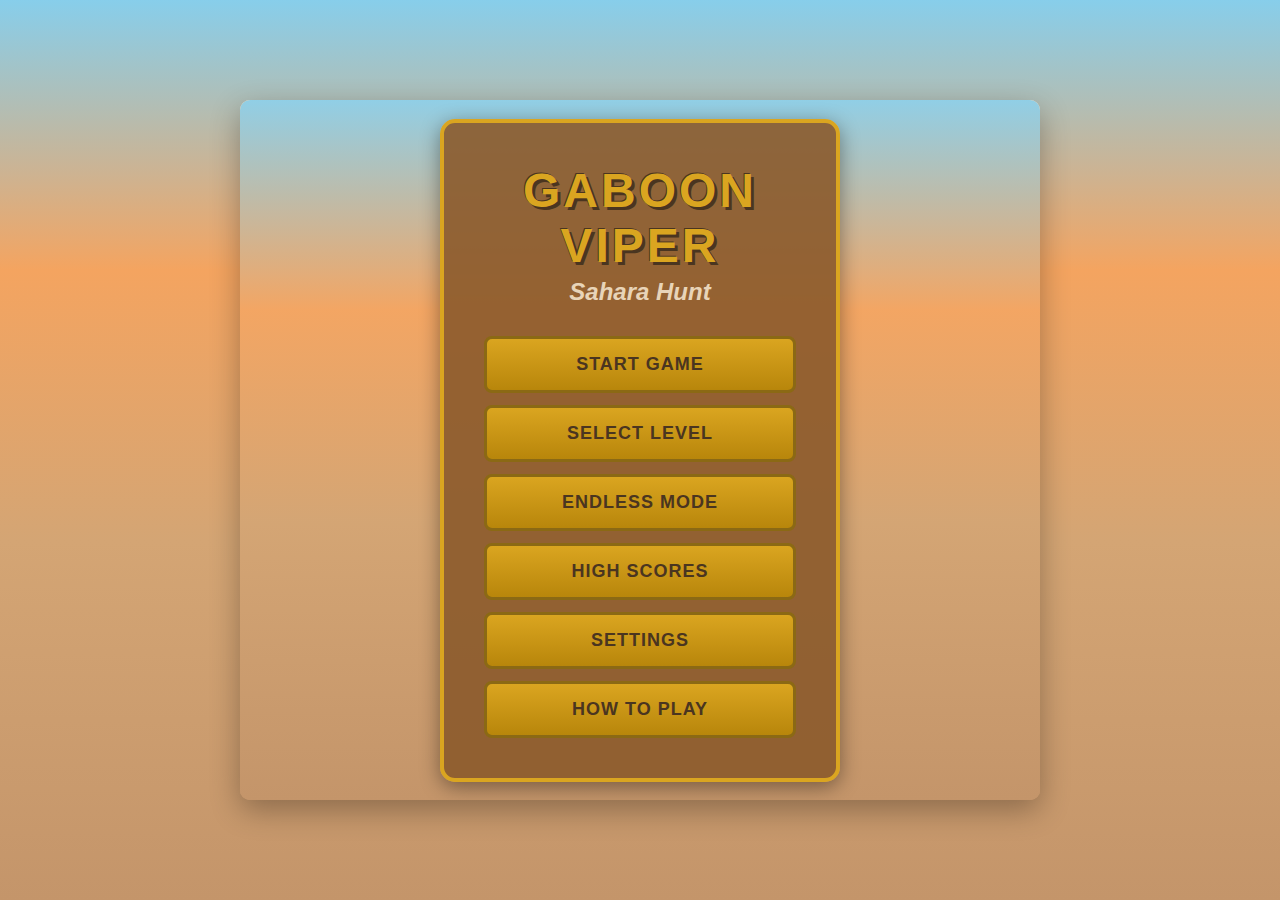
<file: Gaboon-Viper/index.html>
<!DOCTYPE html>
<html lang="en">
<head>
    <meta charset="UTF-8">
    <meta name="viewport" content="width=device-width, initial-scale=1.0">
    <title>Gaboon Viper: Sahara Hunt</title>
    <link rel="stylesheet" href="css/styles.css">
</head>
<body>
    <div id="game-container">
        <!-- Main Menu -->
        <div id="main-menu" class="menu">
            <div class="menu-content">
                <h1 class="game-title">GABOON VIPER</h1>
                <h2 class="game-subtitle">Sahara Hunt</h2>
                <div class="menu-buttons">
                    <button id="btn-start">START GAME</button>
                    <button id="btn-select-level">SELECT LEVEL</button>
                    <button id="btn-endless">ENDLESS MODE</button>
                    <button id="btn-high-scores">HIGH SCORES</button>
                    <button id="btn-settings">SETTINGS</button>
                    <button id="btn-how-to-play">HOW TO PLAY</button>
                </div>
            </div>
        </div>

        <!-- Level Select Menu -->
        <div id="level-select-menu" class="menu hidden">
            <div class="menu-content">
                <h2>SELECT LEVEL</h2>
                <div id="level-buttons" class="level-grid"></div>
                <button id="btn-back-from-levels" class="back-btn">BACK</button>
            </div>
        </div>

        <!-- Settings Menu -->
        <div id="settings-menu" class="menu hidden">
            <div class="menu-content">
                <h2>SETTINGS</h2>
                <div class="settings-group">
                    <label>Sound Effects</label>
                    <input type="range" id="sfx-volume" min="0" max="100" value="70">
                </div>
                <div class="settings-group">
                    <label>Music</label>
                    <input type="range" id="music-volume" min="0" max="100" value="50">
                </div>
                <div class="settings-group">
                    <label>Difficulty</label>
                    <select id="difficulty">
                        <option value="easy">Easy</option>
                        <option value="normal" selected>Normal</option>
                        <option value="hard">Hard</option>
                    </select>
                </div>
                <div class="settings-group">
                    <label>Show Grid</label>
                    <input type="checkbox" id="show-grid">
                </div>
                <button id="btn-back-from-settings" class="back-btn">BACK</button>
            </div>
        </div>

        <!-- How To Play -->
        <div id="how-to-play-menu" class="menu hidden">
            <div class="menu-content">
                <h2>HOW TO PLAY</h2>
                <div class="instructions">
                    <p><strong>Arrow Keys:</strong> Move the viper</p>
                    <p><strong>M Key:</strong> Toggle mouse follow mode</p>
                    <p><strong>P Key:</strong> Pause game</p>
                    <p><strong>ESC:</strong> Return to menu</p>
                    <hr>
                    <p>Hunt prey to grow longer and score points!</p>
                    <p>Avoid obstacles and your own tail.</p>
                    <p>Collect power-ups for special abilities!</p>
                </div>
                <button id="btn-back-from-help" class="back-btn">BACK</button>
            </div>
        </div>

        <!-- High Scores -->
        <div id="high-scores-menu" class="menu hidden">
            <div class="menu-content">
                <h2>HIGH SCORES</h2>
                <div id="high-scores-list" class="scores-list"></div>
                <button id="btn-back-from-scores" class="back-btn">BACK</button>
            </div>
        </div>

        <!-- Game HUD -->
        <div id="game-hud" class="hidden">
            <div class="hud-top">
                <span id="hud-score">Score: 0</span>
                <span id="hud-high">High: 0</span>
                <span id="hud-level">Level: 1</span>
            </div>
            <div id="hud-powerup" class="hidden">
                <span id="powerup-icon"></span>
                <span id="powerup-timer"></span>
            </div>
        </div>

        <!-- Game Canvas -->
        <canvas id="game-canvas"></canvas>

        <!-- Controls Info -->
        <div id="controls-info" class="hidden">
            <span>Controls: Arrows</span>
            <span id="mouse-mode-indicator">[M] Mouse Mode: OFF</span>
        </div>

        <!-- Pause Menu -->
        <div id="pause-menu" class="menu hidden">
            <div class="menu-content">
                <h2>PAUSED</h2>
                <button id="btn-resume">RESUME</button>
                <button id="btn-restart">RESTART LEVEL</button>
                <button id="btn-pause-settings">SETTINGS</button>
                <button id="btn-quit">QUIT TO MENU</button>
            </div>
        </div>

        <!-- Game Over Screen -->
        <div id="game-over-menu" class="menu hidden">
            <div class="menu-content">
                <h2 id="game-over-title">GAME OVER</h2>
                <div class="final-stats">
                    <p>Final Score: <span id="final-score">0</span></p>
                    <p>High Score: <span id="final-high">0</span></p>
                    <p>Prey Caught: <span id="prey-caught">0</span></p>
                </div>
                <button id="btn-retry">RETRY</button>
                <button id="btn-next-level" class="hidden">NEXT LEVEL</button>
                <button id="btn-game-over-menu">MAIN MENU</button>
            </div>
        </div>

        <!-- Level Complete Screen -->
        <div id="level-complete-menu" class="menu hidden">
            <div class="menu-content">
                <h2>LEVEL COMPLETE!</h2>
                <div class="final-stats">
                    <p>Score: <span id="level-score">0</span></p>
                    <p>Level Bonus: <span id="level-bonus">0</span></p>
                    <p>Total: <span id="level-total">0</span></p>
                </div>
                <button id="btn-next">NEXT LEVEL</button>
                <button id="btn-level-menu">MAIN MENU</button>
            </div>
        </div>
    </div>

    <script src="js/utils.js"></script>
    <script src="js/levels.js"></script>
    <script src="js/snake.js"></script>
    <script src="js/food.js"></script>
    <script src="js/powerups.js"></script>
    <script src="js/obstacles.js"></script>
    <script src="js/controls.js"></script>
    <script src="js/ui.js"></script>
    <script src="js/audio.js"></script>
    <script src="js/game.js"></script>
</body>
</html>
</file>
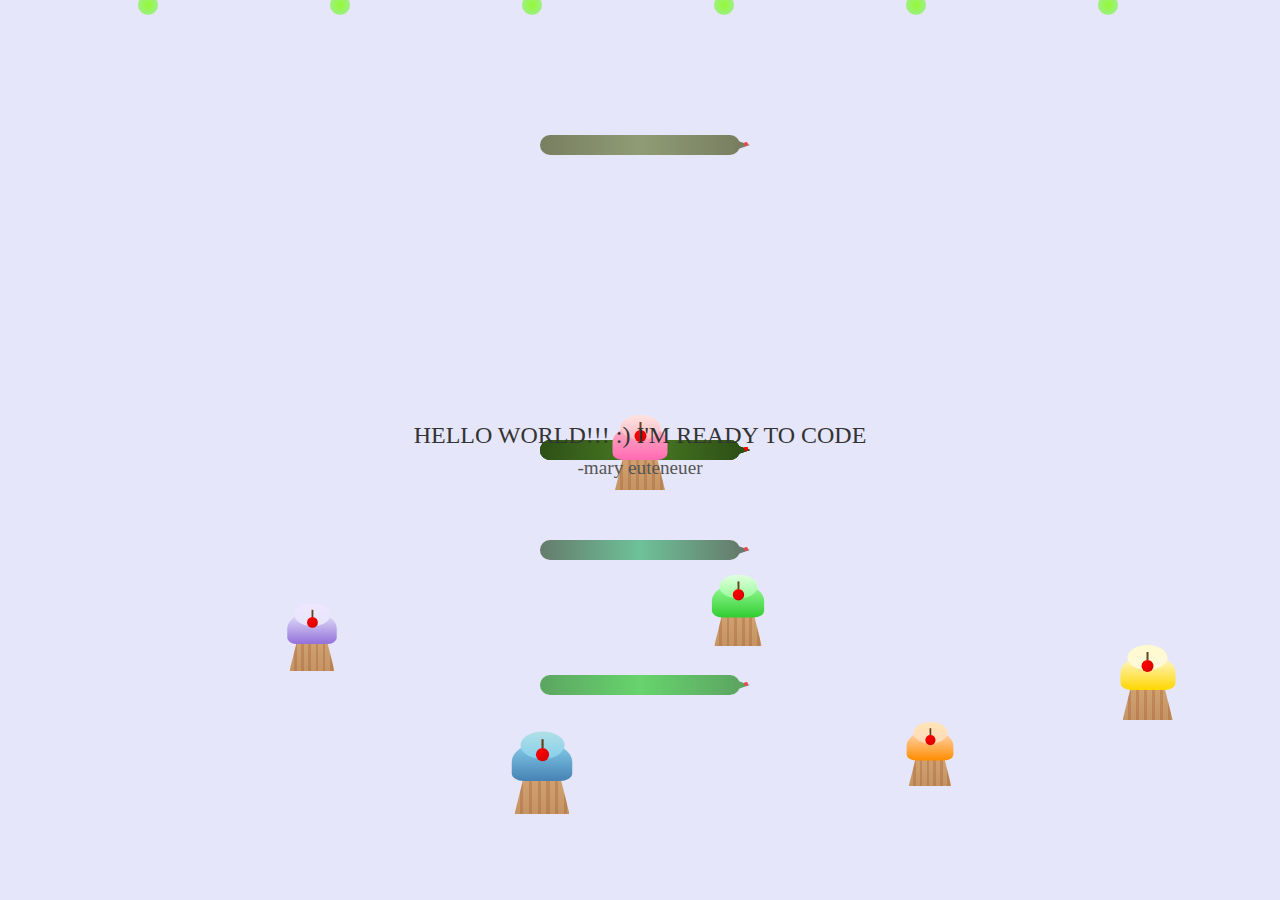
<file: hello-world/index.html>
<!DOCTYPE html>

<html lang="en">
    
<head>
    <meta charset="UTF-8">
    <meta name="viewport" content="width=device-width, initial-scale=1.0">
    <title>Hello World</title>
    <style>
        body {
            font-family: 'Times New Roman', Times, serif;
            background-color: #e6e6fa;
            margin: 0;
            padding: 0;
            display: flex;
            justify-content: center;
            align-items: center;
            min-height: 100vh;
            overflow: hidden;
            position: relative;
        }

        .text-container {
            text-align: center;
            position: relative;
            z-index: 10;
        }

        p {
            font-size: 1.5rem;
            color: #333;
            margin: 0;
        }

        .signature {
            font-size: 1.2rem;
            color: #555;
            margin-top: 0.5rem;
        }


        .snake {
            position: absolute;
            width: 200px;
            height: 20px;
            background: linear-gradient(90deg, #2d5016, #4a7c23, #2d5016);
            border-radius: 10px;
            animation: slither 15s infinite linear;
            opacity: 0.7;
        }

        .snake::before {
            content: '';
            position: absolute;
            right: -10px;
            top: 5px;
            width: 0;
            height: 0;
            border-left: 15px solid #2d5016;
            border-top: 5px solid transparent;
            border-bottom: 5px solid transparent;
        }

        .snake::after {
            content: '';
            position: absolute;
            right: -8px;
            top: 7px;
            width: 4px;
            height: 4px;
            background: #ff0000;
            border-radius: 50%;
        }

        .snake:nth-child(1) {
            top: 10%;
            animation-duration: 10s;
            animation-delay: 0s;
        }

        .snake:nth-child(2) {
            top: 30%;
            animation-duration: 13s;
            animation-delay: 2s;
            background: linear-gradient(90deg, #1a3d0a, #3a6c1a, #1a3d0a);
        }

        .snake:nth-child(3) {
            top: 50%;
            animation-duration: 11s;
            animation-delay: 4s;
        }

        .snake:nth-child(4) {
            top: 70%;
            animation-duration: 14s;
            animation-delay: 1s;
            background: linear-gradient(90deg, #3d5c1a, #5a8c2a, #3d5c1a);
        }

        .snake:nth-child(5) {
            top: 85%;
            animation-duration: 12s;
            animation-delay: 5s;
        }

        .snake:nth-child(6) {
            top: 20%;
            animation-duration: 9s;
            animation-delay: 3s;
            background: linear-gradient(90deg, #8b4513, #a0522d, #8b4513);
        }

        .snake:nth-child(6)::before {
            border-left-color: #8b4513;
        }

        .snake:nth-child(7) {
            top: 40%;
            animation-duration: 11s;
            animation-delay: 6s;
            background: linear-gradient(90deg, #556b2f, #6b8e23, #556b2f);
        }

        .snake:nth-child(7)::before {
            border-left-color: #556b2f;
        }

        .snake:nth-child(8) {
            top: 60%;
            animation-duration: 13s;
            animation-delay: 1s;
            background: linear-gradient(90deg, #2f4f2f, #3cb371, #2f4f2f);
        }

        .snake:nth-child(8)::before {
            border-left-color: #2f4f2f;
        }

        .snake:nth-child(9) {
            top: 15%;
            animation-duration: 10s;
            animation-delay: 7s;
            background: linear-gradient(90deg, #4b5320, #6b7d3e, #4b5320);
        }

        .snake:nth-child(9)::before {
            border-left-color: #4b5320;
        }

        .snake:nth-child(10) {
            top: 75%;
            animation-duration: 12s;
            animation-delay: 4s;
            background: linear-gradient(90deg, #228b22, #32cd32, #228b22);
        }

        .snake:nth-child(10)::before {
            border-left-color: #228b22;
        }

        .cupcake {
            position: absolute;
            width: 60px;
            height: 80px;
            z-index: 1;
        }

        .cupcake-wrapper {
            position: absolute;
            bottom: 0;
            left: 50%;
            transform: translateX(-50%);
            width: 50px;
            height: 40px;
            background: linear-gradient(to bottom, #d4a574, #c49463);
            clip-path: polygon(20% 0%, 80% 0%, 100% 100%, 0% 100%);
        }

        .cupcake-wrapper::before {
            content: '';
            position: absolute;
            width: 100%;
            height: 100%;
            background: repeating-linear-gradient(
                90deg,
                transparent,
                transparent 5px,
                rgba(160, 82, 45, 0.3) 5px,
                rgba(160, 82, 45, 0.3) 8px
            );
        }

        .cupcake-frosting {
            position: absolute;
            bottom: 30px;
            left: 50%;
            transform: translateX(-50%);
            width: 55px;
            height: 35px;
            background: linear-gradient(to bottom, #ffb6c1, #ff69b4);
            border-radius: 50% 50% 20% 20%;
        }

        .cupcake-frosting::before {
            content: '';
            position: absolute;
            width: 40px;
            height: 25px;
            background: linear-gradient(to bottom, #ffe4e1, #ffb6c1);
            border-radius: 50%;
            top: -10px;
            left: 50%;
            transform: translateX(-50%);
        }

        .cupcake-cherry {
            position: absolute;
            top: 5px;
            left: 50%;
            transform: translateX(-50%);
            width: 12px;
            height: 12px;
            background: radial-gradient(circle at 30% 30%, #ff0000, #cc0000);
            border-radius: 50%;
        }

        .cupcake-cherry::after {
            content: '';
            position: absolute;
            width: 2px;
            height: 8px;
            background: #654321;
            top: -8px;
            left: 50%;
            transform: translateX(-50%);
        }

        .cupcake:nth-child(1) { left: 8%; bottom: 15%; }
        .cupcake:nth-child(2) { left: 22%; bottom: 25%; transform: scale(0.9); }
        .cupcake:nth-child(3) { left: 40%; bottom: 10%; transform: scale(1.1); }
        .cupcake:nth-child(4) { right: 8%; bottom: 20%; }
        .cupcake:nth-child(5) { right: 25%; bottom: 12%; transform: scale(0.85); }
        .cupcake:nth-child(6) { right: 40%; bottom: 28%; transform: scale(0.95); }

        .cupcake:nth-child(2) .cupcake-frosting {
            background: linear-gradient(to bottom, #e6e6fa, #9370db);
        }

        .cupcake:nth-child(2) .cupcake-frosting::before {
            background: linear-gradient(to bottom, #f0e6ff, #e6e6fa);
        }

        .cupcake:nth-child(3) .cupcake-frosting {
            background: linear-gradient(to bottom, #87ceeb, #4682b4);
        }

        .cupcake:nth-child(3) .cupcake-frosting::before {
            background: linear-gradient(to bottom, #b0e0e6, #87ceeb);
        }

        .cupcake:nth-child(4) .cupcake-frosting {
            background: linear-gradient(to bottom, #fff8dc, #ffd700);
        }

        .cupcake:nth-child(4) .cupcake-frosting::before {
            background: linear-gradient(to bottom, #fffacd, #fff8dc);
        }

        .cupcake:nth-child(5) .cupcake-frosting {
            background: linear-gradient(to bottom, #ffdab9, #ff8c00);
        }

        .cupcake:nth-child(5) .cupcake-frosting::before {
            background: linear-gradient(to bottom, #ffe4b5, #ffdab9);
        }

        .cupcake:nth-child(6) .cupcake-frosting {
            background: linear-gradient(to bottom, #98fb98, #32cd32);
        }

        .cupcake:nth-child(6) .cupcake-frosting::before {
            background: linear-gradient(to bottom, #e0ffe0, #98fb98);
        }

        .slime-container {
            position: absolute;
            top: 0;
            left: 0;
            width: 100%;
            height: 200px;
            z-index: 8;
            pointer-events: none;
        }

        .slime {
            position: absolute;
            top: 0;
            width: 40px;
            background: linear-gradient(to bottom, #7FFF00, #90EE90);
            border-radius: 0 0 20px 20px;
            animation: drip 4s ease-in-out infinite;
            opacity: 0.8;
        }

        .slime::before {
            content: '';
            position: absolute;
            bottom: -15px;
            left: 50%;
            transform: translateX(-50%);
            width: 20px;
            height: 20px;
            background: radial-gradient(circle, #7FFF00, #90EE90);
            border-radius: 50%;
            animation: drop 4s ease-in-out infinite;
        }

        .slime:nth-child(1) {
            left: 10%;
            animation-duration: 5s;
            animation-delay: 0s;
        }

        .slime:nth-child(2) {
            left: 25%;
            animation-duration: 4.5s;
            animation-delay: 1s;
        }

        .slime:nth-child(3) {
            left: 40%;
            animation-duration: 5.5s;
            animation-delay: 2s;
        }

        .slime:nth-child(4) {
            left: 55%;
            animation-duration: 4s;
            animation-delay: 0.5s;
        }

        .slime:nth-child(5) {
            left: 70%;
            animation-duration: 6s;
            animation-delay: 1.5s;
        }

        .slime:nth-child(6) {
            left: 85%;
            animation-duration: 4.8s;
            animation-delay: 2.5s;
        }

        @keyframes drip {
            0% {
                height: 20px;
            }
            50% {
                height: 150px;
            }
            100% {
                height: 20px;
            }
        }

        @keyframes drop {
            0%, 40% {
                opacity: 0;
                transform: translateX(-50%) translateY(0);
            }
            50% {
                opacity: 1;
                transform: translateX(-50%) translateY(0);
            }
            100% {
                opacity: 0;
                transform: translateX(-50%) translateY(50px);
            }
        }

        @keyframes slither {
            0% {
                left: -250px;
                transform: translateY(0) rotate(0deg) scaleX(1);
            }
            10% {
                transform: translateY(-15px) rotate(8deg) scaleX(0.95);
            }
            20% {
                transform: translateY(-25px) rotate(12deg) scaleX(1.05);
            }
            30% {
                transform: translateY(-15px) rotate(5deg) scaleX(0.98);
            }
            40% {
                transform: translateY(0) rotate(-3deg) scaleX(1.02);
            }
            50% {
                transform: translateY(10px) rotate(-10deg) scaleX(0.96);
            }
            60% {
                transform: translateY(20px) rotate(-15deg) scaleX(1.04);
            }
            70% {
                transform: translateY(15px) rotate(-8deg) scaleX(0.99);
            }
            80% {
                transform: translateY(5px) rotate(2deg) scaleX(1.01);
            }
            90% {
                transform: translateY(-10px) rotate(6deg) scaleX(0.97);
            }
            100% {
                left: 100vw;
                transform: translateY(0) rotate(0deg) scaleX(1);
            }
        }
    </style>
</head>
<body>
    <!-- Slime dripping from top -->
    <div class="slime-container">
        <div class="slime"></div>
        <div class="slime"></div>
        <div class="slime"></div>
        <div class="slime"></div>
        <div class="slime"></div>
        <div class="slime"></div>
    </div>

    <!-- Cupcakes -->
    <div class="cupcake">
        <div class="cupcake-wrapper"></div>
        <div class="cupcake-frosting">
            <div class="cupcake-cherry"></div>
        </div>
    </div>
    <div class="cupcake">
        <div class="cupcake-wrapper"></div>
        <div class="cupcake-frosting">
            <div class="cupcake-cherry"></div>
        </div>
    </div>
    <div class="cupcake">
        <div class="cupcake-wrapper"></div>
        <div class="cupcake-frosting">
            <div class="cupcake-cherry"></div>
        </div>
    </div>
    <div class="cupcake">
        <div class="cupcake-wrapper"></div>
        <div class="cupcake-frosting">
            <div class="cupcake-cherry"></div>
        </div>
    </div>
    <div class="cupcake">
        <div class="cupcake-wrapper"></div>
        <div class="cupcake-frosting">
            <div class="cupcake-cherry"></div>
        </div>
    </div>
    <div class="cupcake">
        <div class="cupcake-wrapper"></div>
        <div class="cupcake-frosting">
            <div class="cupcake-cherry"></div>
        </div>
    </div>

    <!-- Snakes -->
    <div class="snake"></div>
    <div class="snake"></div>
    <div class="snake"></div>
    <div class="snake"></div>
    <div class="snake"></div>
    <div class="snake"></div>
    <div class="snake"></div>
    <div class="snake"></div>
    <div class="snake"></div>
    <div class="snake"></div>

    <!-- Text -->
    <div class="text-container">
        <p>HELLO WORLD!!! :) I'M READY TO CODE</p>
        <p class="signature">-mary euteneuer</p>
    </div>
</body>
</html>
</file>
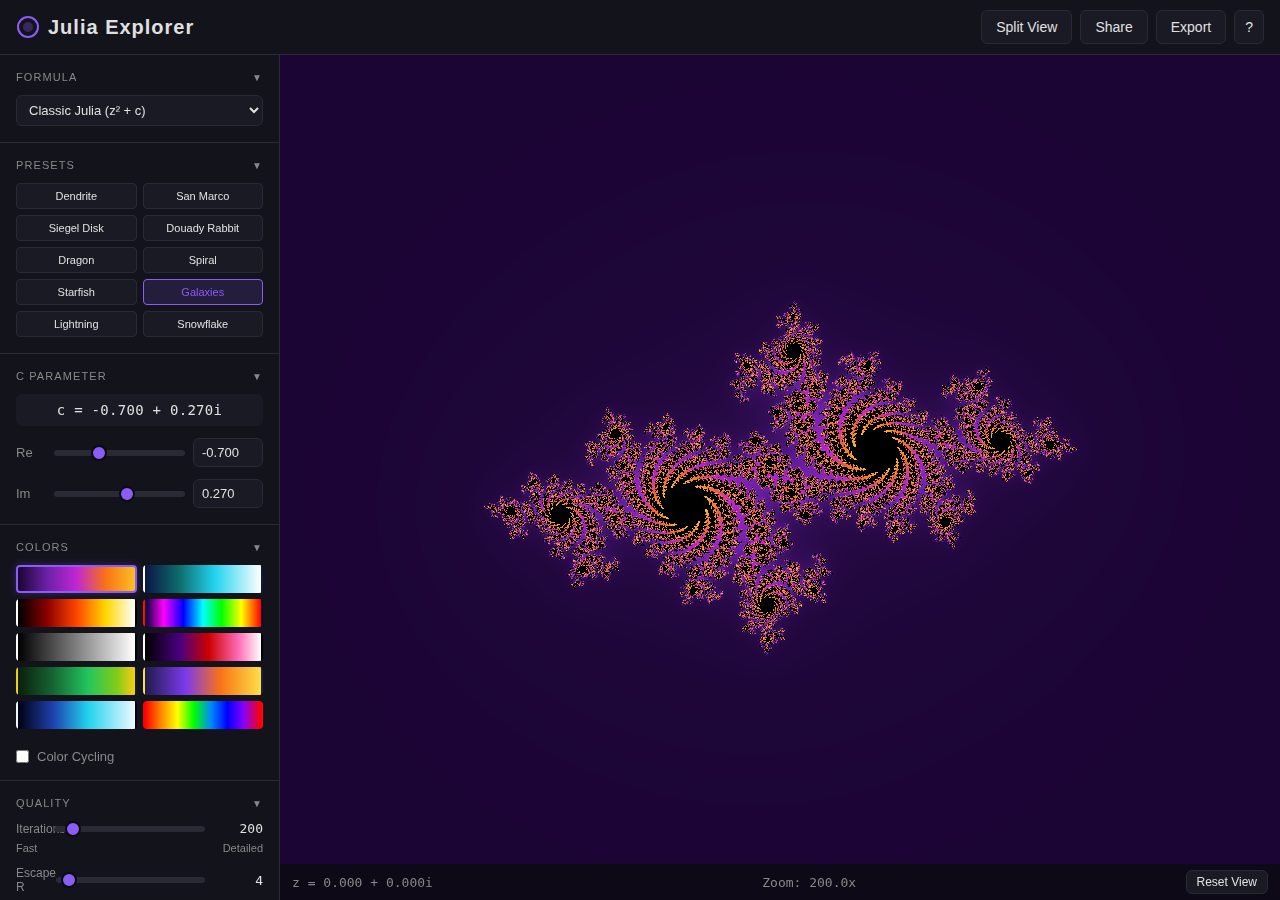
<file: Julia-Set-Explorer/index.html>
<!DOCTYPE html>
<html lang="en">
<head>
<meta charset="UTF-8">
<meta name="viewport" content="width=device-width, initial-scale=1.0">
<title>Julia Set Explorer</title>
<style>
*,*::before,*::after{box-sizing:border-box;margin:0;padding:0}
:root{
--bg:#0a0a0f;--bg2:#12121a;--sidebar:rgba(20,20,30,0.9);
--card:#1a1a24;--text:#e0e0e0;--muted:#888;--accent:#8b5cf6;
--accent-hover:#a78bfa;--border:#2a2a35;--error:#ef4444;--success:#22c55e;
--sidebar-w:280px;--radius:8px;
}
html,body{height:100%;overflow:hidden;background:var(--bg);color:var(--text);font-family:-apple-system,BlinkMacSystemFont,'Segoe UI',Roboto,sans-serif;font-size:14px}
input[type=range]{-webkit-appearance:none;appearance:none;width:100%;height:6px;background:var(--border);border-radius:3px;outline:none;cursor:pointer}
input[type=range]::-webkit-slider-thumb{-webkit-appearance:none;width:16px;height:16px;border-radius:50%;background:var(--accent);cursor:pointer;border:2px solid var(--bg)}
input[type=number],input[type=text],select{background:var(--card);color:var(--text);border:1px solid var(--border);border-radius:6px;padding:6px 8px;font-size:13px;outline:none;width:100%}
input[type=number]:focus,input[type=text]:focus,select:focus{border-color:var(--accent)}
select{cursor:pointer}
button{background:var(--card);color:var(--text);border:1px solid var(--border);border-radius:6px;padding:8px 14px;font-size:14px;cursor:pointer;transition:all .1s ease;font-weight:500}
button:hover{background:var(--border);border-color:var(--accent)}
button.primary{background:var(--accent);border-color:var(--accent);color:#fff}
button.primary:hover{background:var(--accent-hover)}
.app{display:flex;flex-direction:column;height:100vh}
.header{display:flex;align-items:center;justify-content:space-between;padding:10px 16px;background:var(--sidebar);border-bottom:1px solid var(--border);z-index:10;flex-shrink:0}
.header h1{font-size:20px;font-weight:600;letter-spacing:.05em;display:flex;align-items:center;gap:8px}
.header h1 svg{width:24px;height:24px}
.header-actions{display:flex;gap:8px;align-items:center}
.main{display:flex;flex:1;overflow:hidden;position:relative}
.sidebar{width:var(--sidebar-w);min-width:var(--sidebar-w);background:var(--sidebar);backdrop-filter:blur(20px);border-right:1px solid var(--border);overflow-y:auto;overflow-x:hidden;z-index:5;flex-shrink:0}
.sidebar::-webkit-scrollbar{width:6px}
.sidebar::-webkit-scrollbar-thumb{background:var(--border);border-radius:3px}
.sidebar-section{padding:16px;border-bottom:1px solid var(--border)}
.section-title{font-size:11px;text-transform:uppercase;letter-spacing:.1em;color:var(--muted);margin-bottom:12px;cursor:pointer;display:flex;justify-content:space-between;align-items:center;user-select:none}
.section-title .arrow{transition:transform .15s ease;font-size:10px}
.section-title .arrow.collapsed{transform:rotate(-90deg)}
.section-content{display:flex;flex-direction:column;gap:12px}
.section-content.collapsed{display:none}
.control-row{display:flex;align-items:center;gap:8px}
.control-label{font-size:13px;color:var(--muted);min-width:30px}
.control-value{font-size:13px;font-family:monospace;color:var(--text);min-width:50px;text-align:right}
.canvas-area{flex:1;position:relative;display:flex;overflow:hidden}
.canvas-wrap{flex:1;position:relative;overflow:hidden}
canvas{display:block;width:100%;height:100%;cursor:crosshair}
.status-bar{position:absolute;bottom:0;left:0;right:0;display:flex;align-items:center;justify-content:space-between;padding:6px 12px;background:rgba(10,10,15,.8);backdrop-filter:blur(8px);font-size:13px;font-family:monospace;color:var(--muted);transition:opacity .3s;z-index:3}
.preset-grid{display:grid;grid-template-columns:repeat(2,1fr);gap:6px}
.preset-btn{padding:6px 8px;font-size:11px;text-align:center;border-radius:4px;white-space:nowrap;overflow:hidden;text-overflow:ellipsis}
.preset-btn:hover{border-color:var(--accent);color:var(--accent)}
.preset-btn.active{border-color:var(--accent);background:rgba(139,92,246,.15);color:var(--accent)}
.palette-grid{display:grid;grid-template-columns:repeat(2,1fr);gap:6px}
.palette-swatch{height:28px;border-radius:4px;cursor:pointer;border:2px solid transparent;transition:border-color .1s}
.palette-swatch:hover{border-color:var(--accent-hover)}
.palette-swatch.active{border-color:var(--accent);box-shadow:0 0 8px rgba(139,92,246,.3)}
.c-display{font-family:monospace;font-size:14px;text-align:center;padding:8px;background:var(--card);border-radius:6px;letter-spacing:.02em}
.split-canvases{display:flex;flex:1;gap:2px}
.split-canvases .canvas-wrap{flex:1}
.split-label{position:absolute;top:8px;left:50%;transform:translateX(-50%);font-size:11px;text-transform:uppercase;letter-spacing:.1em;color:var(--muted);background:rgba(10,10,15,.7);padding:4px 10px;border-radius:4px;z-index:2;pointer-events:none}
.crosshair{position:absolute;pointer-events:none;z-index:2}
.crosshair::before,.crosshair::after{content:'';position:absolute;background:var(--accent)}
.crosshair::before{width:1px;height:16px;left:50%;top:50%;transform:translate(-50%,-50%)}
.crosshair::after{width:16px;height:1px;left:50%;top:50%;transform:translate(-50%,-50%)}
.modal-overlay{position:fixed;inset:0;background:rgba(0,0,0,.6);backdrop-filter:blur(4px);display:flex;align-items:center;justify-content:center;z-index:100}
.modal{background:var(--bg2);border:1px solid var(--border);border-radius:12px;padding:24px;max-width:480px;width:90%;max-height:80vh;overflow-y:auto}
.modal h2{font-size:18px;margin-bottom:16px}
.modal-actions{display:flex;gap:8px;justify-content:flex-end;margin-top:20px}
.toast{position:fixed;top:20px;left:50%;transform:translateX(-50%);background:var(--success);color:#fff;padding:10px 20px;border-radius:8px;font-size:14px;z-index:200;animation:toastIn .3s ease,toastOut .3s ease 1.7s forwards}
@keyframes toastIn{from{opacity:0;transform:translateX(-50%) translateY(-10px)}to{opacity:1;transform:translateX(-50%) translateY(0)}}
@keyframes toastOut{from{opacity:1}to{opacity:0}}
.anim-btn{width:44px;height:44px;border-radius:50%;display:flex;align-items:center;justify-content:center;font-size:18px;flex-shrink:0}
.anim-btn.playing{background:var(--accent);border-color:var(--accent)}
.help-key{display:inline-block;background:var(--card);border:1px solid var(--border);border-radius:4px;padding:2px 8px;font-family:monospace;font-size:12px;min-width:28px;text-align:center}
.help-row{display:flex;align-items:center;gap:12px;padding:4px 0}
.help-row span:last-child{color:var(--muted);font-size:13px}
@media(max-width:768px){
.sidebar{position:absolute;bottom:0;left:0;right:0;width:100%;min-width:100%;max-height:50vh;border-right:none;border-top:1px solid var(--border);z-index:20;transform:translateY(calc(100% - 40px));transition:transform .3s ease}
.sidebar.open{transform:translateY(0)}
.sidebar-toggle{display:flex;align-items:center;justify-content:center;padding:10px;cursor:pointer;color:var(--muted);font-size:12px;text-transform:uppercase;letter-spacing:.1em}
.split-canvases{flex-direction:column}
}
</style>
</head>
<body>
<div class="app" id="app"></div>

<script>
// ===== WEB WORKER (inline) =====
const workerCode = `
self.onmessage = function(e) {
  const {id, width, height, centerX, centerY, zoom, cRe, cIm, maxIter, formula, power, escapeRadius, phase} = e.data;
  const buf = new ArrayBuffer(width * height * 4);
  const data = new Uint8ClampedArray(buf);
  const er = escapeRadius || 4;
  const er2 = er * er;

  for (let py = 0; py < height; py++) {
    for (let px = 0; px < width; px++) {
      let zr = centerX + (px - width/2) / zoom;
      let zi = centerY + (py - height/2) / zoom;
      let iter = 0;
      let zr2, zi2;

      if (formula === 'mandelbrot') {
        let cr = zr, ci = zi;
        zr = 0; zi = 0;
        while (iter < maxIter) {
          zr2 = zr*zr; zi2 = zi*zi;
          if (zr2 + zi2 > er2) break;
          zi = 2*zr*zi + ci;
          zr = zr2 - zi2 + cr;
          iter++;
        }
      } else if (formula === 'julia' || formula === 'classic') {
        while (iter < maxIter) {
          zr2 = zr*zr; zi2 = zi*zi;
          if (zr2 + zi2 > er2) break;
          zi = 2*zr*zi + cIm;
          zr = zr2 - zi2 + cRe;
          iter++;
        }
      } else if (formula === 'cubic') {
        while (iter < maxIter) {
          zr2 = zr*zr; zi2 = zi*zi;
          if (zr2 + zi2 > er2) break;
          let newR = zr*zr2 - 3*zr*zi2 + cRe;
          let newI = 3*zr2*zi - zi*zi2 + cIm;
          zr = newR; zi = newI;
          iter++;
        }
      } else if (formula === 'burning') {
        while (iter < maxIter) {
          zr2 = zr*zr; zi2 = zi*zi;
          if (zr2 + zi2 > er2) break;
          zi = Math.abs(2*zr*zi) + cIm;
          zr = zr2 - zi2 + cRe;
          iter++;
        }
      } else if (formula === 'tricorn') {
        while (iter < maxIter) {
          zr2 = zr*zr; zi2 = zi*zi;
          if (zr2 + zi2 > er2) break;
          let newZi = -2*zr*zi + cIm;
          zr = zr2 - zi2 + cRe;
          zi = newZi;
          iter++;
        }
      } else if (formula === 'power') {
        let n = power || 4;
        while (iter < maxIter) {
          let r2 = zr*zr + zi*zi;
          if (r2 > er2) break;
          let r = Math.sqrt(r2);
          let theta = Math.atan2(zi, zr);
          let rn = Math.pow(r, n);
          zr = rn * Math.cos(n * theta) + cRe;
          zi = rn * Math.sin(n * theta) + cIm;
          iter++;
        }
      }

      const idx = (py * width + px) * 4;
      if (iter === maxIter) {
        data[idx] = 0; data[idx+1] = 0; data[idx+2] = 0; data[idx+3] = 255;
      } else {
        let mag = Math.sqrt(zr*zr + zi*zi);
        let smoothed = iter + 1 - Math.log(Math.log(mag)) / Math.log(2);
        if (isNaN(smoothed) || smoothed < 0) smoothed = 0;
        let t = (smoothed + (phase||0)) % maxIter;
        if (t < 0) t += maxIter;
        t = t / maxIter;

        // Send normalized value, coloring done on main thread
        let v = Math.floor(t * 65535);
        data[idx] = v & 255;
        data[idx+1] = (v >> 8) & 255;
        data[idx+2] = 1; // marker: needs coloring
        data[idx+3] = 255;
      }
    }
  }
  self.postMessage({id, data, width, height}, [buf]);
};
`;

const workerBlob = new Blob([workerCode], {type:'application/javascript'});
const workerUrl = URL.createObjectURL(workerBlob);

// ===== COLOR PALETTES =====
const PALETTES = {
  twilight: {name:'Twilight', stops:[[0,'#1a0533'],[.25,'#6b21a8'],[.5,'#c026d3'],[.75,'#f97316'],[1,'#fbbf24']]},
  ocean: {name:'Ocean', stops:[[0,'#0c1445'],[.3,'#0d6e6e'],[.6,'#22d3ee'],[1,'#ffffff']]},
  fire: {name:'Fire', stops:[[0,'#000000'],[.25,'#8b0000'],[.5,'#ff4500'],[.75,'#ffd700'],[1,'#ffffff']]},
  neon: {name:'Neon', stops:[[0,'#000033'],[.16,'#ff00ff'],[.33,'#0000ff'],[.5,'#00ffff'],[.66,'#00ff00'],[.83,'#ffff00'],[1,'#ff0000']]},
  mono: {name:'Monochrome', stops:[[0,'#000000'],[1,'#ffffff']]},
  infrared: {name:'Infrared', stops:[[0,'#000000'],[.3,'#4a0080'],[.55,'#cc0000'],[.8,'#ff69b4'],[1,'#ffffff']]},
  forest: {name:'Forest', stops:[[0,'#0a1f0a'],[.3,'#166534'],[.6,'#22c55e'],[.85,'#84cc16'],[1,'#facc15']]},
  sunset: {name:'Sunset', stops:[[0,'#1e1b4b'],[.35,'#7c3aed'],[.65,'#f97316'],[1,'#fde047']]},
  ice: {name:'Ice', stops:[[0,'#000011'],[.3,'#1e40af'],[.6,'#22d3ee'],[1,'#f0f9ff']]},
  psychedelic: {name:'Psychedelic', stops:[[0,'#ff0000'],[.14,'#ff8800'],[.28,'#ffff00'],[.42,'#00ff00'],[.57,'#0088ff'],[.71,'#0000ff'],[.85,'#8800ff'],[1,'#ff0000']]}
};

function hexToRgb(hex){const r=parseInt(hex.slice(1,3),16),g=parseInt(hex.slice(3,5),16),b=parseInt(hex.slice(5,7),16);return[r,g,b]}
function lerpColor(c1,c2,t){return[c1[0]+(c2[0]-c1[0])*t,c1[1]+(c2[1]-c1[1])*t,c1[2]+(c2[2]-c1[2])*t]}

function buildGradientLUT(palette, size=1024) {
  const stops = palette.stops.map(s => ({pos:s[0], color:hexToRgb(s[1])}));
  const lut = new Uint8Array(size * 3);
  for (let i = 0; i < size; i++) {
    const t = i / (size - 1);
    let c;
    if (t <= stops[0].pos) c = stops[0].color;
    else if (t >= stops[stops.length-1].pos) c = stops[stops.length-1].color;
    else {
      let j = 0;
      while (j < stops.length - 1 && stops[j+1].pos < t) j++;
      const s0 = stops[j], s1 = stops[j+1];
      const lt = (t - s0.pos) / (s1.pos - s0.pos);
      c = lerpColor(s0.color, s1.color, lt);
    }
    lut[i*3] = c[0]; lut[i*3+1] = c[1]; lut[i*3+2] = c[2];
  }
  return lut;
}

function applyPalette(rawData, width, height, lut) {
  const out = new Uint8ClampedArray(width * height * 4);
  for (let i = 0; i < width * height; i++) {
    const si = i * 4;
    if (rawData[si+2] === 1) {
      const v = rawData[si] | (rawData[si+1] << 8);
      const t = v / 65535;
      const li = Math.floor(t * 1023);
      out[si] = lut[li*3]; out[si+1] = lut[li*3+1]; out[si+2] = lut[li*3+2]; out[si+3] = 255;
    } else {
      out[si] = 0; out[si+1] = 0; out[si+2] = 0; out[si+3] = 255;
    }
  }
  return out;
}

function paletteToCSS(p){return `linear-gradient(to right, ${p.stops.map(s=>`${s[1]} ${s[0]*100}%`).join(', ')})`}

// ===== PRESETS =====
const PRESETS = [
  {name:'Dendrite', cRe:0, cIm:1},
  {name:'San Marco', cRe:-0.75, cIm:0},
  {name:'Siegel Disk', cRe:-0.391, cIm:-0.587},
  {name:'Douady Rabbit', cRe:-0.123, cIm:0.745},
  {name:'Dragon', cRe:-0.8, cIm:0.156},
  {name:'Spiral', cRe:0.285, cIm:0.01},
  {name:'Starfish', cRe:-0.4, cIm:0.6},
  {name:'Galaxies', cRe:-0.7, cIm:0.27},
  {name:'Lightning', cRe:-0.1, cIm:0.651},
  {name:'Snowflake', cRe:-0.746, cIm:0.096}
];

// ===== STATE =====
const state = {
  cRe: -0.7, cIm: 0.27,
  zoom: 200, centerX: 0, centerY: 0,
  maxIter: 200, formula: 'julia', power: 4, escapeRadius: 4,
  palette: 'twilight', splitView: false,
  animating: false, animPath: 'circle', animSpeed: 1, animLoop: 'loop',
  animCenterRe: -0.5, animCenterIm: 0, animRadius: 0.3,
  animAngle: 0,
  colorCycling: false, colorCycleSpeed: 1, colorPhase: 0,
  // Mandelbrot view
  mZoom: 150, mCenterX: -0.5, mCenterY: 0,
  // panning state
  dragging: false, dragStartX: 0, dragStartY: 0, dragCenterX: 0, dragCenterY: 0,
  mDragging: false, mDragStartX: 0, mDragStartY: 0, mDragCenterX: 0, mDragCenterY: 0,
  // mouse pos
  mouseX: 0, mouseY: 0
};

let juliaCanvas, juliaCtx, mandCanvas, mandCtx;
let juliaWorker, mandWorker;
let juliaRenderId = 0, mandRenderId = 0;
let pendingJuliaRender = false, pendingMandRender = false;
let currentLUT = null;
let animFrame = null;

// ===== URL STATE =====
function loadFromURL() {
  const h = window.location.hash.slice(1);
  if (!h) return;
  const params = new URLSearchParams(h);
  if (params.has('c_re')) state.cRe = parseFloat(params.get('c_re'));
  if (params.has('c_im')) state.cIm = parseFloat(params.get('c_im'));
  if (params.has('zoom')) state.zoom = parseFloat(params.get('zoom'));
  if (params.has('center_re')) state.centerX = parseFloat(params.get('center_re'));
  if (params.has('center_im')) state.centerY = parseFloat(params.get('center_im'));
  if (params.has('iterations')) state.maxIter = parseInt(params.get('iterations'));
  if (params.has('palette') && PALETTES[params.get('palette')]) state.palette = params.get('palette');
  if (params.has('formula')) state.formula = params.get('formula');
  if (params.has('view') && params.get('view')==='split') state.splitView = true;
}

let urlTimer = null;
function syncURL() {
  clearTimeout(urlTimer);
  urlTimer = setTimeout(() => {
    const p = new URLSearchParams();
    p.set('c_re', state.cRe.toFixed(4));
    p.set('c_im', state.cIm.toFixed(4));
    p.set('zoom', Math.round(state.zoom));
    p.set('center_re', state.centerX.toFixed(4));
    p.set('center_im', state.centerY.toFixed(4));
    p.set('iterations', state.maxIter);
    p.set('palette', state.palette);
    p.set('formula', state.formula);
    if (state.splitView) p.set('view','split');
    history.replaceState(null, '', '#' + p.toString());
  }, 300);
}

// ===== RENDERING =====
function initWorkers() {
  juliaWorker = new Worker(workerUrl);
  mandWorker = new Worker(workerUrl);
  juliaWorker.onmessage = onJuliaResult;
  mandWorker.onmessage = onMandResult;
}

function renderJulia(scale) {
  if (!juliaCanvas) return;
  const s = scale || 1;
  const w = Math.floor(juliaCanvas.width * s);
  const h = Math.floor(juliaCanvas.height * s);
  if (w < 1 || h < 1) return;
  const id = ++juliaRenderId;
  juliaWorker.postMessage({
    id, width:w, height:h,
    centerX: state.centerX, centerY: state.centerY,
    zoom: state.zoom * s,
    cRe: state.cRe, cIm: state.cIm,
    maxIter: state.maxIter,
    formula: state.formula, power: state.power,
    escapeRadius: state.escapeRadius,
    phase: state.colorPhase
  });
}

function renderMandelbrot(scale) {
  if (!mandCanvas || !state.splitView) return;
  const s = scale || 1;
  const w = Math.floor(mandCanvas.width * s);
  const h = Math.floor(mandCanvas.height * s);
  if (w < 1 || h < 1) return;
  const id = ++mandRenderId;
  mandWorker.postMessage({
    id, width:w, height:h,
    centerX: state.mCenterX, centerY: state.mCenterY,
    zoom: state.mZoom * s,
    cRe: 0, cIm: 0,
    maxIter: state.maxIter,
    formula: 'mandelbrot', power: state.power,
    escapeRadius: state.escapeRadius,
    phase: state.colorPhase
  });
}

function onJuliaResult(e) {
  if (e.data.id !== juliaRenderId) return;
  const {data, width, height} = e.data;
  const colored = applyPalette(data, width, height, currentLUT);
  const imgData = new ImageData(colored, width, height);

  if (width !== juliaCanvas.width || height !== juliaCanvas.height) {
    // scaled render
    const tmp = document.createElement('canvas');
    tmp.width = width; tmp.height = height;
    tmp.getContext('2d').putImageData(imgData, 0, 0);
    juliaCtx.drawImage(tmp, 0, 0, juliaCanvas.width, juliaCanvas.height);
    // schedule full render
    if (width < juliaCanvas.width && !pendingJuliaRender) {
      pendingJuliaRender = true;
      setTimeout(() => { pendingJuliaRender = false; renderJulia(1); }, 50);
    }
  } else {
    juliaCtx.putImageData(imgData, 0, 0);
  }
}

function onMandResult(e) {
  if (e.data.id !== mandRenderId) return;
  const {data, width, height} = e.data;
  const colored = applyPalette(data, width, height, currentLUT);
  const imgData = new ImageData(colored, width, height);

  if (width !== mandCanvas.width || height !== mandCanvas.height) {
    const tmp = document.createElement('canvas');
    tmp.width = width; tmp.height = height;
    tmp.getContext('2d').putImageData(imgData, 0, 0);
    mandCtx.drawImage(tmp, 0, 0, mandCanvas.width, mandCanvas.height);
    if (width < mandCanvas.width && !pendingMandRender) {
      pendingMandRender = true;
      setTimeout(() => { pendingMandRender = false; renderMandelbrot(1); }, 50);
    }
  } else {
    mandCtx.putImageData(imgData, 0, 0);
  }
  drawMandCrosshair();
}

function drawMandCrosshair() {
  if (!mandCanvas || !mandCtx || !state.splitView) return;
  const px = (state.cRe - state.mCenterX) * state.mZoom + mandCanvas.width/2;
  const py = (state.cIm - state.mCenterY) * state.mZoom + mandCanvas.height/2;
  mandCtx.save();
  mandCtx.strokeStyle = '#ffffff';
  mandCtx.lineWidth = 1.5;
  mandCtx.beginPath();
  mandCtx.moveTo(px - 10, py); mandCtx.lineTo(px + 10, py);
  mandCtx.moveTo(px, py - 10); mandCtx.lineTo(px, py + 10);
  mandCtx.stroke();
  mandCtx.strokeStyle = 'rgba(139,92,246,0.7)';
  mandCtx.beginPath();
  mandCtx.arc(px, py, 6, 0, Math.PI*2);
  mandCtx.stroke();
  mandCtx.restore();
}

function renderAll(scale) {
  currentLUT = buildGradientLUT(PALETTES[state.palette]);
  renderJulia(scale);
  if (state.splitView) renderMandelbrot(scale);
  syncURL();
}

function progressiveRender() {
  renderAll(0.25);
}

// ===== ANIMATION =====
function startAnimation() {
  state.animating = true;
  state.animAngle = 0;
  updateUI();
  animLoop();
}

function stopAnimation() {
  state.animating = false;
  if (animFrame) cancelAnimationFrame(animFrame);
  animFrame = null;
  updateUI();
}

let lastAnimTime = 0;
function animLoop(ts) {
  if (!state.animating) return;
  if (!lastAnimTime) lastAnimTime = ts;
  const dt = ((ts - lastAnimTime) / 1000) * state.animSpeed;
  lastAnimTime = ts;

  if (state.animPath === 'circle') {
    state.animAngle += dt * 0.5;
    state.cRe = state.animCenterRe + state.animRadius * Math.cos(state.animAngle);
    state.cIm = state.animCenterIm + state.animRadius * Math.sin(state.animAngle);
  } else if (state.animPath === 'heart') {
    state.animAngle += dt * 0.5;
    const t = state.animAngle;
    state.cRe = state.animCenterRe + state.animRadius * 0.8 * (16*Math.pow(Math.sin(t),3)) / 16;
    state.cIm = state.animCenterIm + state.animRadius * 0.8 * (13*Math.cos(t) - 5*Math.cos(2*t) - 2*Math.cos(3*t) - Math.cos(4*t)) / 16;
  } else if (state.animPath === 'lissajous') {
    state.animAngle += dt * 0.5;
    const t = state.animAngle;
    state.cRe = state.animCenterRe + state.animRadius * Math.sin(3*t);
    state.cIm = state.animCenterIm + state.animRadius * Math.sin(2*t + Math.PI/4);
  }

  if (state.colorCycling) {
    state.colorPhase += dt * state.colorCycleSpeed * 10;
  }

  renderAll(0.5);
  updateCDisplay();
  updateSliders();
  animFrame = requestAnimationFrame(animLoop);
}

function startColorCycle() {
  if (state.animating) return; // handled in anim loop
  function cycle(ts) {
    if (!state.colorCycling || state.animating) return;
    state.colorPhase += 0.15 * state.colorCycleSpeed;
    renderAll(0.5);
    requestAnimationFrame(cycle);
  }
  requestAnimationFrame(cycle);
}

// ===== UI =====
function showToast(msg) {
  const t = document.createElement('div');
  t.className = 'toast';
  t.textContent = msg;
  document.body.appendChild(t);
  setTimeout(() => t.remove(), 2200);
}

let showExportModal = false;
let showHelpModal = false;

function render() {
  const app = document.getElementById('app');
  app.innerHTML = `
    <div class="header">
      <h1>
        <svg viewBox="0 0 24 24" fill="none" stroke="var(--accent)" stroke-width="2"><path d="M12 2C6.5 2 2 6.5 2 12s4.5 10 10 10 10-4.5 10-10S17.5 2 12 2z"/><path d="M12 8c-2.2 0-4 1.8-4 4s1.8 4 4 4 4-1.8 4-4-1.8-4-4-4z" fill="var(--accent)" opacity=".3"/></svg>
        Julia Explorer
      </h1>
      <div class="header-actions">
        <button onclick="toggleSplitView()">${state.splitView ? 'Single View' : 'Split View'}</button>
        <button onclick="shareURL()">Share</button>
        <button onclick="openExport()">Export</button>
        <button onclick="openHelp()" style="padding:8px 10px" title="Keyboard shortcuts">?</button>
      </div>
    </div>
    <div class="main">
      <div class="sidebar" id="sidebar">
        <div class="sidebar-section">
          <div class="section-title" onclick="toggleSection(this)">Formula <span class="arrow">&#9660;</span></div>
          <div class="section-content">
            <select id="formula-select" onchange="setFormula(this.value)">
              <option value="julia" ${state.formula==='julia'?'selected':''}>Classic Julia (z&sup2; + c)</option>
              <option value="cubic" ${state.formula==='cubic'?'selected':''}>Cubic Julia (z&sup3; + c)</option>
              <option value="burning" ${state.formula==='burning'?'selected':''}>Burning Ship</option>
              <option value="tricorn" ${state.formula==='tricorn'?'selected':''}>Tricorn</option>
              <option value="power" ${state.formula==='power'?'selected':''}>Custom Power (z&#8319; + c)</option>
            </select>
            ${state.formula==='power'?`
            <div class="control-row">
              <span class="control-label">n</span>
              <input type="range" min="2" max="8" step="1" value="${state.power}" oninput="setPower(+this.value)">
              <span class="control-value">${state.power}</span>
            </div>`:''}
          </div>
        </div>

        <div class="sidebar-section">
          <div class="section-title" onclick="toggleSection(this)">Presets <span class="arrow">&#9660;</span></div>
          <div class="section-content">
            <div class="preset-grid">
              ${PRESETS.map((p,i) => `<button class="preset-btn ${state.cRe===p.cRe&&state.cIm===p.cIm?'active':''}" onclick="setPreset(${i})" title="c = ${p.cRe} + ${p.cIm}i">${p.name}</button>`).join('')}
            </div>
          </div>
        </div>

        <div class="sidebar-section">
          <div class="section-title" onclick="toggleSection(this)">C Parameter <span class="arrow">&#9660;</span></div>
          <div class="section-content">
            <div class="c-display" id="c-display">c = ${state.cRe.toFixed(3)} ${state.cIm>=0?'+ ':'- '} ${Math.abs(state.cIm).toFixed(3)}i</div>
            <div class="control-row">
              <span class="control-label">Re</span>
              <input type="range" id="slider-re" min="-2" max="2" step="0.001" value="${state.cRe}" oninput="setCRe(+this.value)">
              <input type="number" style="width:70px" step="0.001" value="${state.cRe.toFixed(3)}" onchange="setCRe(+this.value)">
            </div>
            <div class="control-row">
              <span class="control-label">Im</span>
              <input type="range" id="slider-im" min="-2" max="2" step="0.001" value="${state.cIm}" oninput="setCIm(+this.value)">
              <input type="number" style="width:70px" step="0.001" value="${state.cIm.toFixed(3)}" onchange="setCIm(+this.value)">
            </div>
          </div>
        </div>

        <div class="sidebar-section">
          <div class="section-title" onclick="toggleSection(this)">Colors <span class="arrow">&#9660;</span></div>
          <div class="section-content">
            <div class="palette-grid">
              ${Object.entries(PALETTES).map(([k,v]) => `<div class="palette-swatch ${state.palette===k?'active':''}" style="background:${paletteToCSS(v)}" onclick="setPalette('${k}')" title="${v.name}"></div>`).join('')}
            </div>
            <div class="control-row" style="margin-top:8px">
              <label style="font-size:13px;color:var(--muted);display:flex;align-items:center;gap:8px;cursor:pointer">
                <input type="checkbox" ${state.colorCycling?'checked':''} onchange="toggleColorCycling(this.checked)"> Color Cycling
              </label>
            </div>
            ${state.colorCycling?`
            <div class="control-row">
              <span class="control-label" style="font-size:12px">Speed</span>
              <input type="range" min="0.1" max="5" step="0.1" value="${state.colorCycleSpeed}" oninput="state.colorCycleSpeed=+this.value">
            </div>`:''}
          </div>
        </div>

        <div class="sidebar-section">
          <div class="section-title" onclick="toggleSection(this)">Quality <span class="arrow">&#9660;</span></div>
          <div class="section-content">
            <div class="control-row">
              <span class="control-label" style="font-size:12px">Iterations</span>
              <input type="range" id="iter-slider" min="50" max="2000" step="10" value="${state.maxIter}" oninput="setMaxIter(+this.value)">
              <span class="control-value">${state.maxIter}</span>
            </div>
            <div style="display:flex;justify-content:space-between;font-size:11px;color:var(--muted);margin-top:-6px">
              <span>Fast</span><span>Detailed</span>
            </div>
            <div class="control-row">
              <span class="control-label" style="font-size:12px">Escape R</span>
              <input type="range" min="2" max="50" step="1" value="${state.escapeRadius}" oninput="setEscapeRadius(+this.value)">
              <span class="control-value">${state.escapeRadius}</span>
            </div>
          </div>
        </div>

        <div class="sidebar-section">
          <div class="section-title" onclick="toggleSection(this)">Animation <span class="arrow">&#9660;</span></div>
          <div class="section-content">
            <div class="control-row" style="gap:12px">
              <button class="anim-btn ${state.animating?'playing':''}" onclick="toggleAnimation()">${state.animating?'&#9646;&#9646;':'&#9654;'}</button>
              <select onchange="state.animPath=this.value" style="flex:1">
                <option value="circle" ${state.animPath==='circle'?'selected':''}>Circle</option>
                <option value="heart" ${state.animPath==='heart'?'selected':''}>Heart</option>
                <option value="lissajous" ${state.animPath==='lissajous'?'selected':''}>Lissajous</option>
              </select>
            </div>
            <div class="control-row">
              <span class="control-label" style="font-size:12px">Speed</span>
              <input type="range" min="0.25" max="4" step="0.25" value="${state.animSpeed}" oninput="state.animSpeed=+this.value">
              <span class="control-value">${state.animSpeed}x</span>
            </div>
            <div class="control-row">
              <span class="control-label" style="font-size:12px">Radius</span>
              <input type="range" min="0.05" max="1" step="0.05" value="${state.animRadius}" oninput="state.animRadius=+this.value">
              <span class="control-value">${state.animRadius.toFixed(2)}</span>
            </div>
          </div>
        </div>
      </div>

      <div class="canvas-area">
        ${state.splitView ? `
        <div class="split-canvases">
          <div class="canvas-wrap" id="mand-wrap">
            <div class="split-label">Mandelbrot</div>
            <canvas id="mand-canvas"></canvas>
          </div>
          <div class="canvas-wrap" id="julia-wrap">
            <div class="split-label">Julia</div>
            <canvas id="julia-canvas"></canvas>
          </div>
        </div>
        ` : `
        <div class="canvas-wrap" id="julia-wrap">
          <canvas id="julia-canvas"></canvas>
        </div>
        `}
        <div class="status-bar">
          <span id="coord-display">z = 0.000 + 0.000i</span>
          <span>Zoom: ${state.zoom < 1000 ? state.zoom.toFixed(1) : Math.round(state.zoom)}x</span>
          <button onclick="resetView()" style="padding:4px 10px;font-size:12px">Reset View</button>
        </div>
      </div>
    </div>
  `;

  // Modals
  if (showExportModal) renderExportModal();
  if (showHelpModal) renderHelpModal();

  setupCanvases();
}

function renderExportModal() {
  const overlay = document.createElement('div');
  overlay.className = 'modal-overlay';
  overlay.onclick = e => { if(e.target===overlay) closeExport(); };
  overlay.innerHTML = `
    <div class="modal">
      <h2>Export Image</h2>
      <div style="display:flex;flex-direction:column;gap:12px">
        <div class="control-row">
          <span class="control-label" style="min-width:80px">Resolution</span>
          <select id="export-res">
            <option value="1">Current size</option>
            <option value="2" selected>2x (HD)</option>
            <option value="4">4x (4K)</option>
          </select>
        </div>
        <div class="control-row">
          <span class="control-label" style="min-width:80px">Format</span>
          <select id="export-fmt">
            <option value="png" selected>PNG</option>
            <option value="jpeg">JPEG</option>
            <option value="webp">WebP</option>
          </select>
        </div>
        <div id="export-info" style="font-size:12px;color:var(--muted);font-family:monospace"></div>
      </div>
      <div class="modal-actions">
        <button onclick="closeExport()">Cancel</button>
        <button class="primary" onclick="doExport()">Download</button>
      </div>
    </div>
  `;
  document.body.appendChild(overlay);
  updateExportInfo();
}

function updateExportInfo() {
  const info = document.getElementById('export-info');
  if (!info || !juliaCanvas) return;
  const sel = document.getElementById('export-res');
  const s = parseInt(sel?.value || 2);
  info.textContent = `${juliaCanvas.width * s} x ${juliaCanvas.height * s} pixels`;
}

function renderHelpModal() {
  const shortcuts = [
    ['Arrow keys','Pan view (+ Shift: fast)'],
    ['+ / =','Zoom in'],
    ['- / _','Zoom out'],
    ['0','Reset view'],
    ['Space','Play/Pause animation'],
    ['V','Toggle split view'],
    ['S','Share URL'],
    ['E','Export'],
    ['1-9','Switch palette'],
    ['P','Cycle presets'],
    ['Esc','Close modal / stop animation'],
    ['?','This help']
  ];
  const overlay = document.createElement('div');
  overlay.className = 'modal-overlay';
  overlay.onclick = e => { if(e.target===overlay) closeHelp(); };
  overlay.innerHTML = `
    <div class="modal">
      <h2>Keyboard Shortcuts</h2>
      <div style="display:flex;flex-direction:column;gap:6px">
        ${shortcuts.map(([k,d])=>`<div class="help-row"><span class="help-key">${k}</span><span>${d}</span></div>`).join('')}
      </div>
      <div class="modal-actions"><button onclick="closeHelp()">Close</button></div>
    </div>
  `;
  document.body.appendChild(overlay);
}

function setupCanvases() {
  const jWrap = document.getElementById('julia-wrap');
  juliaCanvas = document.getElementById('julia-canvas');
  if (juliaCanvas && jWrap) {
    juliaCanvas.width = jWrap.clientWidth;
    juliaCanvas.height = jWrap.clientHeight;
    juliaCtx = juliaCanvas.getContext('2d');
    setupJuliaEvents(juliaCanvas);
  }

  if (state.splitView) {
    const mWrap = document.getElementById('mand-wrap');
    mandCanvas = document.getElementById('mand-canvas');
    if (mandCanvas && mWrap) {
      mandCanvas.width = mWrap.clientWidth;
      mandCanvas.height = mWrap.clientHeight;
      mandCtx = mandCanvas.getContext('2d');
      setupMandEvents(mandCanvas);
    }
  } else {
    mandCanvas = null; mandCtx = null;
  }

  progressiveRender();
}

function setupJuliaEvents(canvas) {
  canvas.addEventListener('mousedown', e => {
    state.dragging = true;
    state.dragStartX = e.clientX;
    state.dragStartY = e.clientY;
    state.dragCenterX = state.centerX;
    state.dragCenterY = state.centerY;
    canvas.style.cursor = 'grabbing';
  });
  canvas.addEventListener('mousemove', e => {
    // Update coordinates display
    const rect = canvas.getBoundingClientRect();
    const px = e.clientX - rect.left;
    const py = e.clientY - rect.top;
    const zr = state.centerX + (px - canvas.width/2) / state.zoom;
    const zi = state.centerY + (py - canvas.height/2) / state.zoom;
    const cd = document.getElementById('coord-display');
    if (cd) cd.textContent = `z = ${zr.toFixed(3)} ${zi>=0?'+ ':'- '} ${Math.abs(zi).toFixed(3)}i`;

    if (state.dragging) {
      const dx = (e.clientX - state.dragStartX) / state.zoom;
      const dy = (e.clientY - state.dragStartY) / state.zoom;
      state.centerX = state.dragCenterX - dx;
      state.centerY = state.dragCenterY - dy;
      renderAll(0.25);
    }
  });
  canvas.addEventListener('mouseup', () => { state.dragging = false; canvas.style.cursor = 'crosshair'; renderAll(0.5); });
  canvas.addEventListener('mouseleave', () => { if (state.dragging) { state.dragging = false; canvas.style.cursor = 'crosshair'; renderAll(0.5); }});

  canvas.addEventListener('wheel', e => {
    e.preventDefault();
    const rect = canvas.getBoundingClientRect();
    const mx = e.clientX - rect.left;
    const my = e.clientY - rect.top;
    const factor = e.deltaY < 0 ? 1.15 : 1/1.15;

    // Zoom toward cursor position
    const wx = state.centerX + (mx - canvas.width/2) / state.zoom;
    const wy = state.centerY + (my - canvas.height/2) / state.zoom;
    state.zoom *= factor;
    state.centerX = wx - (mx - canvas.width/2) / state.zoom;
    state.centerY = wy - (my - canvas.height/2) / state.zoom;

    progressiveRender();
  }, {passive:false});

  canvas.addEventListener('dblclick', e => {
    const rect = canvas.getBoundingClientRect();
    const mx = e.clientX - rect.left;
    const my = e.clientY - rect.top;
    const factor = e.shiftKey ? 0.5 : 2;
    const wx = state.centerX + (mx - canvas.width/2) / state.zoom;
    const wy = state.centerY + (my - canvas.height/2) / state.zoom;
    state.zoom *= factor;
    state.centerX = wx - (mx - canvas.width/2) / state.zoom;
    state.centerY = wy - (my - canvas.height/2) / state.zoom;
    progressiveRender();
  });

  // Touch events
  let touchStartDist = 0, touchStartZoom = 0;
  let touchStartX = 0, touchStartY = 0;
  canvas.addEventListener('touchstart', e => {
    e.preventDefault();
    if (e.touches.length === 1) {
      state.dragging = true;
      state.dragStartX = e.touches[0].clientX;
      state.dragStartY = e.touches[0].clientY;
      state.dragCenterX = state.centerX;
      state.dragCenterY = state.centerY;
    } else if (e.touches.length === 2) {
      state.dragging = false;
      const dx = e.touches[0].clientX - e.touches[1].clientX;
      const dy = e.touches[0].clientY - e.touches[1].clientY;
      touchStartDist = Math.sqrt(dx*dx + dy*dy);
      touchStartZoom = state.zoom;
      touchStartX = (e.touches[0].clientX + e.touches[1].clientX) / 2;
      touchStartY = (e.touches[0].clientY + e.touches[1].clientY) / 2;
    }
  }, {passive:false});
  canvas.addEventListener('touchmove', e => {
    e.preventDefault();
    if (e.touches.length === 1 && state.dragging) {
      const dx = (e.touches[0].clientX - state.dragStartX) / state.zoom;
      const dy = (e.touches[0].clientY - state.dragStartY) / state.zoom;
      state.centerX = state.dragCenterX - dx;
      state.centerY = state.dragCenterY - dy;
      renderAll(0.25);
    } else if (e.touches.length === 2) {
      const dx = e.touches[0].clientX - e.touches[1].clientX;
      const dy = e.touches[0].clientY - e.touches[1].clientY;
      const dist = Math.sqrt(dx*dx + dy*dy);
      state.zoom = touchStartZoom * (dist / touchStartDist);
      renderAll(0.25);
    }
  }, {passive:false});
  canvas.addEventListener('touchend', e => { state.dragging = false; renderAll(0.5); });
}

function setupMandEvents(canvas) {
  canvas.addEventListener('mousedown', e => {
    state.mDragging = true;
    state.mDragStartX = e.clientX;
    state.mDragStartY = e.clientY;
    state.mDragCenterX = state.mCenterX;
    state.mDragCenterY = state.mCenterY;
  });
  canvas.addEventListener('mousemove', e => {
    if (state.mDragging) {
      const dx = (e.clientX - state.mDragStartX) / state.mZoom;
      const dy = (e.clientY - state.mDragStartY) / state.mZoom;
      state.mCenterX = state.mDragCenterX - dx;
      state.mCenterY = state.mDragCenterY - dy;
      renderMandelbrot(0.25);
    }
  });
  canvas.addEventListener('mouseup', e => {
    if (state.mDragging) {
      const moved = Math.abs(e.clientX - state.mDragStartX) + Math.abs(e.clientY - state.mDragStartY);
      if (moved < 5) {
        // Click to select c
        const rect = canvas.getBoundingClientRect();
        const px = e.clientX - rect.left;
        const py = e.clientY - rect.top;
        state.cRe = state.mCenterX + (px - canvas.width/2) / state.mZoom;
        state.cIm = state.mCenterY + (py - canvas.height/2) / state.mZoom;
        renderJulia(0.25);
        updateCDisplay();
        updateSliders();
      }
      state.mDragging = false;
      renderMandelbrot(0.5);
    }
  });
  canvas.addEventListener('mouseleave', () => { if(state.mDragging){state.mDragging=false; renderMandelbrot(0.5);} });
  canvas.addEventListener('wheel', e => {
    e.preventDefault();
    const rect = canvas.getBoundingClientRect();
    const mx = e.clientX - rect.left;
    const my = e.clientY - rect.top;
    const factor = e.deltaY < 0 ? 1.15 : 1/1.15;
    const wx = state.mCenterX + (mx - canvas.width/2) / state.mZoom;
    const wy = state.mCenterY + (my - canvas.height/2) / state.mZoom;
    state.mZoom *= factor;
    state.mCenterX = wx - (mx - canvas.width/2) / state.mZoom;
    state.mCenterY = wy - (my - canvas.height/2) / state.mZoom;
    renderMandelbrot(0.25);
  }, {passive:false});
}

// ===== CONTROL HANDLERS =====
function toggleSection(el) {
  const arrow = el.querySelector('.arrow');
  const content = el.nextElementSibling;
  if (content.classList.contains('collapsed')) {
    content.classList.remove('collapsed');
    arrow.classList.remove('collapsed');
  } else {
    content.classList.add('collapsed');
    arrow.classList.add('collapsed');
  }
}

function setFormula(f) { state.formula = f; render(); }
function setPower(n) { state.power = n; progressiveRender(); render(); }

function setCRe(v) {
  state.cRe = v;
  progressiveRender();
  updateCDisplay();
}
function setCIm(v) {
  state.cIm = v;
  progressiveRender();
  updateCDisplay();
}

function updateCDisplay() {
  const cd = document.getElementById('c-display');
  if (cd) cd.textContent = `c = ${state.cRe.toFixed(3)} ${state.cIm>=0?'+ ':'- '} ${Math.abs(state.cIm).toFixed(3)}i`;
}

function updateSliders() {
  const re = document.getElementById('slider-re');
  const im = document.getElementById('slider-im');
  if (re) re.value = state.cRe;
  if (im) im.value = state.cIm;
}

function setPreset(i) {
  const p = PRESETS[i];
  state.cRe = p.cRe;
  state.cIm = p.cIm;
  state.centerX = 0; state.centerY = 0; state.zoom = 200;
  render();
}

function setPalette(k) {
  state.palette = k;
  currentLUT = buildGradientLUT(PALETTES[k]);
  render();
}

function setMaxIter(v) {
  state.maxIter = v;
  progressiveRender();
  const vs = document.querySelectorAll('.control-value');
  // quick update without full re-render
}

function setEscapeRadius(v) {
  state.escapeRadius = v;
  progressiveRender();
}

function toggleColorCycling(on) {
  state.colorCycling = on;
  if (on && !state.animating) startColorCycle();
  render();
}

function toggleAnimation() {
  if (state.animating) stopAnimation();
  else startAnimation();
}

function toggleSplitView() {
  state.splitView = !state.splitView;
  render();
}

function resetView() {
  state.centerX = 0; state.centerY = 0; state.zoom = 200;
  progressiveRender();
  render();
}

function shareURL() {
  syncURL();
  setTimeout(() => {
    navigator.clipboard.writeText(window.location.href).then(() => showToast('URL copied to clipboard!'));
  }, 350);
}

function openExport() { showExportModal = true; renderExportModal(); }
function closeExport() { showExportModal = false; document.querySelector('.modal-overlay')?.remove(); }
function openHelp() { showHelpModal = true; renderHelpModal(); }
function closeHelp() { showHelpModal = false; document.querySelector('.modal-overlay')?.remove(); }

function doExport() {
  const resEl = document.getElementById('export-res');
  const fmtEl = document.getElementById('export-fmt');
  const scale = parseInt(resEl?.value || 2);
  const fmt = fmtEl?.value || 'png';

  const w = juliaCanvas.width * scale;
  const h = juliaCanvas.height * scale;

  // Create a temporary worker for export
  const exportWorker = new Worker(workerUrl);
  exportWorker.onmessage = function(e) {
    const {data, width, height} = e.data;
    const colored = applyPalette(data, width, height, currentLUT);
    const imgData = new ImageData(colored, width, height);
    const tmpCanvas = document.createElement('canvas');
    tmpCanvas.width = width; tmpCanvas.height = height;
    tmpCanvas.getContext('2d').putImageData(imgData, 0, 0);

    const mimeType = fmt === 'jpeg' ? 'image/jpeg' : fmt === 'webp' ? 'image/webp' : 'image/png';
    const quality = fmt === 'png' ? undefined : 0.9;
    const dataUrl = tmpCanvas.toDataURL(mimeType, quality);

    const a = document.createElement('a');
    a.href = dataUrl;
    const ts = new Date().toISOString().slice(0,10);
    a.download = `julia_${state.cRe.toFixed(2)}${state.cIm>=0?'+':''}${state.cIm.toFixed(2)}i_${ts}.${fmt}`;
    a.click();
    exportWorker.terminate();
    closeExport();
    showToast('Image exported!');
  };

  exportWorker.postMessage({
    id:1, width:w, height:h,
    centerX: state.centerX, centerY: state.centerY,
    zoom: state.zoom * scale,
    cRe: state.cRe, cIm: state.cIm,
    maxIter: state.maxIter,
    formula: state.formula, power: state.power,
    escapeRadius: state.escapeRadius,
    phase: state.colorPhase
  });
}

function updateUI() {
  // Minimal UI updates without full re-render
  const animBtn = document.querySelector('.anim-btn');
  if (animBtn) {
    animBtn.innerHTML = state.animating ? '&#9646;&#9646;' : '&#9654;';
    animBtn.classList.toggle('playing', state.animating);
  }
}

// ===== KEYBOARD =====
document.addEventListener('keydown', e => {
  if (e.target.tagName === 'INPUT' || e.target.tagName === 'SELECT') return;

  const panAmount = (e.shiftKey ? 100 : 30) / state.zoom;

  switch(e.key) {
    case 'ArrowLeft': state.centerX -= panAmount; progressiveRender(); e.preventDefault(); break;
    case 'ArrowRight': state.centerX += panAmount; progressiveRender(); e.preventDefault(); break;
    case 'ArrowUp': state.centerY -= panAmount; progressiveRender(); e.preventDefault(); break;
    case 'ArrowDown': state.centerY += panAmount; progressiveRender(); e.preventDefault(); break;
    case '+': case '=': state.zoom *= 1.3; progressiveRender(); break;
    case '-': case '_': state.zoom /= 1.3; progressiveRender(); break;
    case '0': resetView(); break;
    case ' ': e.preventDefault(); toggleAnimation(); break;
    case 'v': case 'V': toggleSplitView(); break;
    case 's': if (!e.ctrlKey && !e.metaKey) shareURL(); break;
    case 'e': case 'E': openExport(); break;
    case 'p': case 'P': {
      const ci = PRESETS.findIndex(p => p.cRe === state.cRe && p.cIm === state.cIm);
      setPreset((ci + 1) % PRESETS.length);
      break;
    }
    case '?': openHelp(); break;
    case 'Escape':
      if (showExportModal) closeExport();
      else if (showHelpModal) closeHelp();
      else if (state.animating) stopAnimation();
      break;
    default:
      if (e.key >= '1' && e.key <= '9') {
        const keys = Object.keys(PALETTES);
        const idx = parseInt(e.key) - 1;
        if (idx < keys.length) setPalette(keys[idx]);
      }
  }
});

// ===== RESIZE =====
let resizeTimer;
window.addEventListener('resize', () => {
  clearTimeout(resizeTimer);
  resizeTimer = setTimeout(() => {
    if (juliaCanvas) {
      const wrap = document.getElementById('julia-wrap');
      if (wrap) {
        juliaCanvas.width = wrap.clientWidth;
        juliaCanvas.height = wrap.clientHeight;
      }
    }
    if (mandCanvas && state.splitView) {
      const wrap = document.getElementById('mand-wrap');
      if (wrap) {
        mandCanvas.width = wrap.clientWidth;
        mandCanvas.height = wrap.clientHeight;
      }
    }
    progressiveRender();
  }, 100);
});

// ===== INIT =====
loadFromURL();
initWorkers();
currentLUT = buildGradientLUT(PALETTES[state.palette]);
render();
</script>
</body>
</html>
</file>
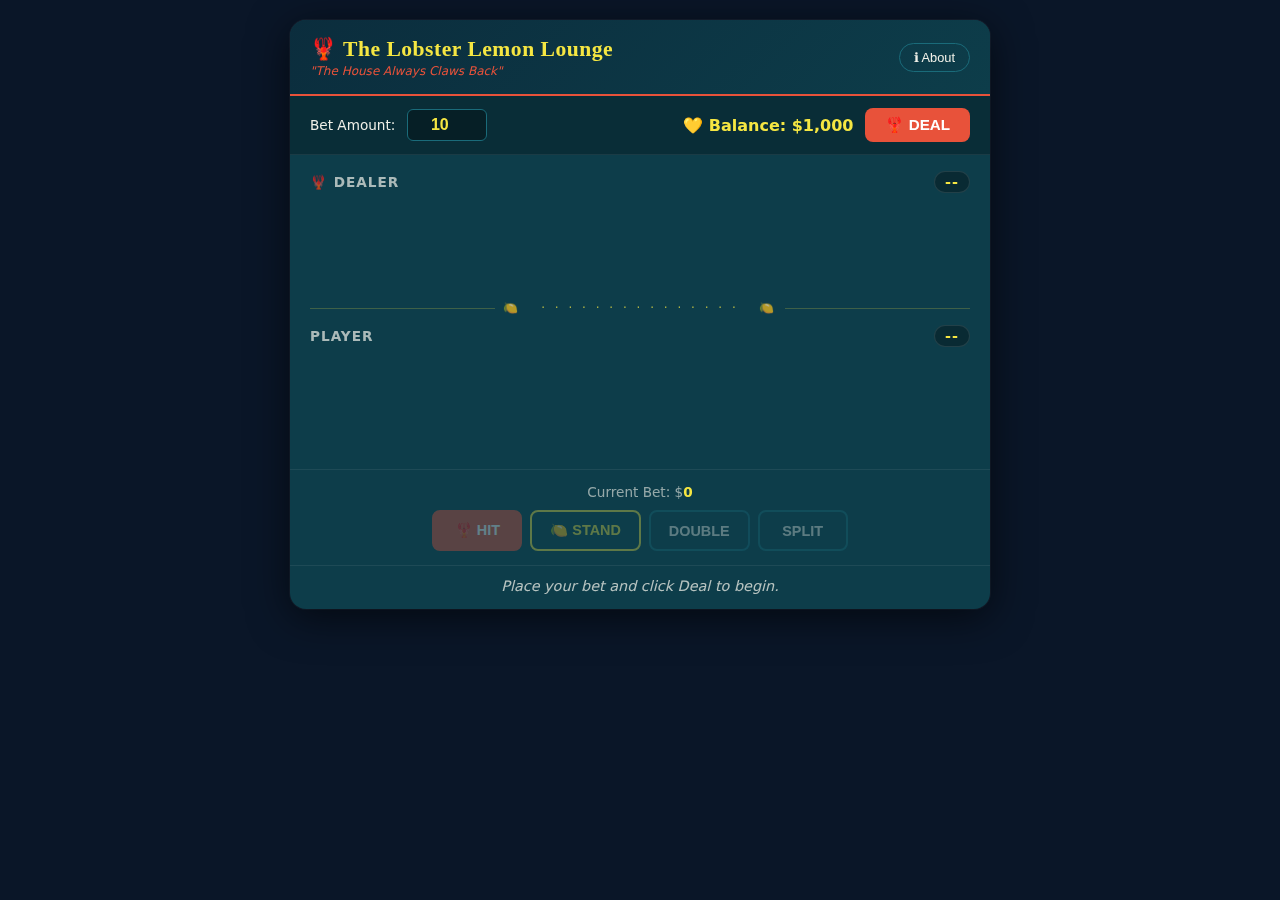
<file: Lobster-Lemon-Lounge/index.html>
<!DOCTYPE html>
<html lang="en">
<head>
<meta charset="UTF-8">
<meta name="viewport" content="width=device-width, initial-scale=1.0">
<title>The Lobster Lemon Lounge</title>
<style>
  *, *::before, *::after { box-sizing: border-box; margin: 0; padding: 0; }

  :root {
    --ocean: #0a1628;
    --panel: #0d3d4a;
    --coral: #e8523a;
    --lemon: #f5e642;
    --text: #f0f0e8;
    --teal: #1a6b7a;
    --dark: #061020;
  }

  body {
    background-color: var(--ocean);
    color: var(--text);
    font-family: system-ui, sans-serif;
    min-height: 100vh;
    display: flex;
    flex-direction: column;
    align-items: center;
    justify-content: flex-start;
    padding: 20px;
    overflow-x: hidden;
    position: relative;
  }

  /* Animated bubbles background */
  .bubbles {
    position: fixed;
    inset: 0;
    pointer-events: none;
    overflow: hidden;
    z-index: 0;
  }
  .bubble {
    position: absolute;
    bottom: -60px;
    border-radius: 50%;
    background: rgba(255,255,255,0.04);
    border: 1px solid rgba(255,255,255,0.06);
    animation: rise linear infinite;
  }
  @keyframes rise {
    0% { transform: translateY(0) scale(1); opacity: 0.6; }
    100% { transform: translateY(-110vh) scale(1.1); opacity: 0; }
  }

  /* Main game panel */
  #app {
    position: relative;
    z-index: 1;
    width: 100%;
    max-width: 700px;
  }

  .panel {
    background: var(--panel);
    border-radius: 16px;
    box-shadow: 0 8px 40px rgba(0,0,0,0.6), 0 0 0 1px rgba(255,255,255,0.05);
    overflow: hidden;
  }

  /* Header */
  .header {
    background: linear-gradient(135deg, #0b2d3d 0%, #0d3d4a 100%);
    border-bottom: 2px solid var(--coral);
    padding: 16px 20px;
    display: flex;
    align-items: center;
    justify-content: space-between;
  }
  .header-left h1 {
    font-family: Georgia, serif;
    font-size: 1.35rem;
    font-weight: bold;
    color: var(--lemon);
    letter-spacing: 0.5px;
  }
  .header-left p {
    font-size: 0.75rem;
    color: var(--coral);
    font-style: italic;
    margin-top: 2px;
  }
  .btn-about {
    background: transparent;
    border: 1px solid var(--teal);
    color: var(--text);
    padding: 6px 14px;
    border-radius: 20px;
    cursor: pointer;
    font-size: 0.8rem;
    transition: background 0.2s, transform 0.15s;
  }
  .btn-about:hover { background: var(--teal); transform: scale(1.05); }

  /* Bet bar */
  .bet-bar {
    background: rgba(0,0,0,0.25);
    border-bottom: 1px solid rgba(255,255,255,0.07);
    padding: 12px 20px;
    display: flex;
    align-items: center;
    gap: 12px;
    flex-wrap: wrap;
  }
  .bet-bar label { font-size: 0.85rem; color: var(--text); white-space: nowrap; }
  .bet-input {
    width: 80px;
    background: rgba(0,0,0,0.3);
    border: 1px solid var(--teal);
    color: var(--lemon);
    padding: 6px 10px;
    border-radius: 6px;
    font-size: 1rem;
    font-weight: bold;
    text-align: center;
  }
  .bet-input:focus { outline: none; border-color: var(--lemon); }
  .balance-display {
    color: var(--lemon);
    font-weight: bold;
    font-size: 1rem;
    margin-left: auto;
    white-space: nowrap;
  }
  .btn-deal {
    background: var(--coral);
    border: none;
    color: white;
    padding: 8px 20px;
    border-radius: 8px;
    font-size: 0.95rem;
    font-weight: bold;
    cursor: pointer;
    transition: transform 0.15s, brightness 0.15s, opacity 0.2s;
    white-space: nowrap;
  }
  .btn-deal:hover:not(:disabled) { transform: scale(1.05); filter: brightness(1.1); }
  .btn-deal:disabled { opacity: 0.4; cursor: not-allowed; transform: none; }

  /* Card areas */
  .play-area { padding: 16px 20px; }

  .hand-section { margin-bottom: 8px; }
  .hand-label {
    display: flex;
    align-items: center;
    justify-content: space-between;
    margin-bottom: 8px;
    font-size: 0.85rem;
    font-weight: bold;
    text-transform: uppercase;
    letter-spacing: 1px;
    color: rgba(240,240,232,0.7);
  }
  .hand-label .score-badge {
    background: rgba(0,0,0,0.3);
    border: 1px solid rgba(255,255,255,0.1);
    padding: 2px 10px;
    border-radius: 12px;
    font-size: 0.9rem;
    color: var(--lemon);
    font-weight: bold;
  }

  .cards-row {
    display: flex;
    flex-wrap: wrap;
    gap: 8px;
    min-height: 90px;
    align-items: flex-start;
  }

  /* Card */
  .card {
    width: 60px;
    height: 88px;
    border-radius: 8px;
    display: flex;
    flex-direction: column;
    align-items: center;
    justify-content: center;
    font-size: 1.1rem;
    font-weight: bold;
    box-shadow: 2px 3px 8px rgba(0,0,0,0.5);
    position: relative;
    animation: slideDown 0.3s ease-out;
    flex-shrink: 0;
    perspective: 600px;
  }
  @keyframes slideDown {
    from { transform: translateY(-30px); opacity: 0; }
    to   { transform: translateY(0); opacity: 1; }
  }
  .card.red   { background: white; color: #c0392b; }
  .card.black { background: white; color: #1a1a2e; }
  .card-val   { font-size: 1.2rem; line-height: 1; }
  .card-suit  { font-size: 1.0rem; line-height: 1; }

  /* Face-down card */
  .card.facedown {
    background: repeating-linear-gradient(
      45deg,
      #c0392b 0px, #c0392b 4px,
      #a93226 4px, #a93226 8px
    );
    color: transparent;
  }
  .card.facedown::after {
    content: '🦞';
    font-size: 1.4rem;
    position: absolute;
    opacity: 0.6;
  }

  /* Card flip animation */
  .card-wrapper {
    perspective: 600px;
  }
  .card-inner {
    width: 60px;
    height: 88px;
    position: relative;
    transform-style: preserve-3d;
    transition: transform 0.5s;
  }
  .card-inner.flipped { transform: rotateY(180deg); }
  .card-face, .card-back {
    position: absolute;
    inset: 0;
    backface-visibility: hidden;
    border-radius: 8px;
    display: flex;
    flex-direction: column;
    align-items: center;
    justify-content: center;
    box-shadow: 2px 3px 8px rgba(0,0,0,0.5);
  }
  .card-back {
    background: repeating-linear-gradient(
      45deg,
      #c0392b 0px, #c0392b 4px,
      #a93226 4px, #a93226 8px
    );
    font-size: 1.4rem;
  }
  .card-face {
    font-weight: bold;
    font-size: 1.1rem;
  }
  .card-face.red   { background: white; color: #c0392b; }
  .card-face.black { background: white; color: #1a1a2e; }

  /* Divider */
  .lemon-divider {
    text-align: center;
    color: var(--lemon);
    font-size: 0.75rem;
    letter-spacing: 3px;
    margin: 10px 0;
    opacity: 0.7;
    display: flex;
    align-items: center;
    gap: 8px;
  }
  .lemon-divider::before, .lemon-divider::after {
    content: '';
    flex: 1;
    border-top: 1px solid rgba(245,230,66,0.3);
  }

  /* Action buttons area */
  .action-bar {
    border-top: 1px solid rgba(255,255,255,0.07);
    padding: 14px 20px;
    display: flex;
    flex-direction: column;
    gap: 10px;
  }
  .bet-display {
    text-align: center;
    font-size: 0.85rem;
    color: rgba(240,240,232,0.6);
  }
  .bet-display span {
    color: var(--lemon);
    font-weight: bold;
  }
  .action-buttons {
    display: flex;
    gap: 8px;
    justify-content: center;
    flex-wrap: wrap;
  }
  .btn-action {
    padding: 10px 18px;
    border-radius: 8px;
    font-size: 0.9rem;
    font-weight: bold;
    cursor: pointer;
    transition: transform 0.15s, filter 0.15s, opacity 0.2s;
    border: 2px solid transparent;
    min-width: 90px;
  }
  .btn-action:hover:not(:disabled) { transform: scale(1.05); filter: brightness(1.15); }
  .btn-action:disabled { opacity: 0.35; cursor: not-allowed; transform: none; filter: none; }

  .btn-hit   { background: var(--coral); color: white; border-color: var(--coral); }
  .btn-stand { background: transparent; color: var(--lemon); border-color: var(--lemon); }
  .btn-double { background: transparent; color: var(--text); border-color: var(--teal); }
  .btn-split  { background: transparent; color: var(--text); border-color: var(--teal); }

  /* Status bar */
  .status-bar {
    border-top: 1px solid rgba(255,255,255,0.07);
    padding: 12px 20px;
    text-align: center;
    font-size: 0.9rem;
    font-style: italic;
    color: rgba(240,240,232,0.75);
    min-height: 44px;
    transition: color 0.3s;
  }
  .status-bar.win    { color: #4dff88; }
  .status-bar.lose   { color: var(--coral); }
  .status-bar.push   { color: var(--lemon); }
  .status-bar.bj     { color: #ffd700; font-weight: bold; font-size: 1rem; }

  /* Animations for win/lose */
  @keyframes glowPulse {
    0%,100% { box-shadow: 0 0 0 0 rgba(77,255,136,0); }
    50%      { box-shadow: 0 0 20px 8px rgba(77,255,136,0.3); }
  }
  @keyframes shake {
    0%,100% { transform: translateX(0); }
    20%     { transform: translateX(-8px); }
    40%     { transform: translateX(8px); }
    60%     { transform: translateX(-6px); }
    80%     { transform: translateX(6px); }
  }
  .glow  { animation: glowPulse 0.6s ease-in-out 2; }
  .shake { animation: shake 0.5s ease-in-out; }

  /* Confetti emojis */
  .confetti-piece {
    position: fixed;
    font-size: 1.6rem;
    pointer-events: none;
    animation: confettiFall 1.5s ease-in forwards;
    z-index: 100;
  }
  @keyframes confettiFall {
    0%   { transform: translateY(-30px) rotate(0deg); opacity: 1; }
    100% { transform: translateY(80vh) rotate(720deg); opacity: 0; }
  }

  /* Game over overlay */
  #game-over {
    display: none;
    position: absolute;
    inset: 0;
    background: rgba(6,16,32,0.92);
    border-radius: 16px;
    z-index: 50;
    flex-direction: column;
    align-items: center;
    justify-content: center;
    gap: 20px;
    text-align: center;
    padding: 30px;
  }
  #game-over.visible { display: flex; }
  #game-over h2 {
    font-family: Georgia, serif;
    font-size: 1.6rem;
    color: var(--coral);
  }
  #game-over p { color: var(--text); font-size: 1rem; }
  .btn-restart {
    background: var(--lemon);
    color: var(--dark);
    border: none;
    padding: 12px 28px;
    border-radius: 8px;
    font-size: 1rem;
    font-weight: bold;
    cursor: pointer;
    transition: transform 0.15s;
  }
  .btn-restart:hover { transform: scale(1.05); }

  /* About modal */
  #modal-overlay {
    display: none;
    position: fixed;
    inset: 0;
    background: rgba(0,0,0,0.7);
    z-index: 200;
    align-items: center;
    justify-content: center;
  }
  #modal-overlay.visible { display: flex; }
  .modal-box {
    background: var(--panel);
    border: 1px solid var(--teal);
    border-radius: 14px;
    padding: 28px;
    max-width: 480px;
    width: 90%;
    box-shadow: 0 10px 50px rgba(0,0,0,0.6);
    position: relative;
  }
  .modal-box h2 { font-family: Georgia, serif; color: var(--lemon); margin-bottom: 10px; }
  .modal-box p, .modal-box li { color: var(--text); font-size: 0.9rem; line-height: 1.6; }
  .modal-box ul { margin: 10px 0 16px 18px; }
  .modal-box .shortcuts { margin-top: 14px; }
  .modal-box .shortcuts kbd {
    background: rgba(0,0,0,0.4);
    border: 1px solid var(--teal);
    border-radius: 4px;
    padding: 2px 7px;
    font-family: monospace;
    color: var(--lemon);
    font-size: 0.85rem;
  }
  .btn-close {
    position: absolute;
    top: 12px; right: 14px;
    background: none;
    border: none;
    color: var(--text);
    font-size: 1.4rem;
    cursor: pointer;
    line-height: 1;
    opacity: 0.6;
    transition: opacity 0.15s;
  }
  .btn-close:hover { opacity: 1; }

  .split-indicator {
    font-size: 0.7rem;
    color: var(--lemon);
    font-weight: bold;
    text-transform: uppercase;
    letter-spacing: 1px;
    margin-bottom: 4px;
  }
</style>
</head>
<body>

<div class="bubbles" id="bubbles"></div>

<div id="app">
  <div class="panel" style="position:relative;">

    <!-- Game Over Overlay -->
    <div id="game-over">
      <h2>🦞 Out of Chips!</h2>
      <p>You're out of chips! The lobster wins. 🦞</p>
      <button class="btn-restart" onclick="resetGame()">Start Over</button>
    </div>

    <!-- Header -->
    <div class="header">
      <div class="header-left">
        <h1>🦞 The Lobster Lemon Lounge</h1>
        <p>"The House Always Claws Back"</p>
      </div>
      <button class="btn-about" onclick="openModal()">ℹ About</button>
    </div>

    <!-- Bet Bar -->
    <div class="bet-bar">
      <label for="bet-input">Bet Amount:</label>
      <input type="number" id="bet-input" class="bet-input" value="10" min="1">
      <div class="balance-display">💛 Balance: $<span id="balance-val">1000</span></div>
      <button class="btn-deal" id="btn-deal" onclick="deal()">🦞 DEAL</button>
    </div>

    <!-- Play Area -->
    <div class="play-area">

      <!-- Dealer -->
      <div class="hand-section" id="dealer-section">
        <div class="hand-label">
          <span>🦞 Dealer</span>
          <span class="score-badge" id="dealer-score">--</span>
        </div>
        <div class="cards-row" id="dealer-cards"></div>
      </div>

      <div class="lemon-divider">🍋 &nbsp; · · · · · · · · · · · · · · · &nbsp; 🍋</div>

      <!-- Player -->
      <div class="hand-section" id="player-section">
        <div class="hand-label">
          <span>Player</span>
          <span class="score-badge" id="player-score">--</span>
        </div>
        <!-- Split hand indicator -->
        <div id="split-label" class="split-indicator" style="display:none;">Hand 1 ▶</div>
        <div class="cards-row" id="player-cards"></div>
        <!-- Second split hand -->
        <div id="split-label2" class="split-indicator" style="display:none;margin-top:10px;">Hand 2</div>
        <div class="cards-row" id="player-cards2" style="display:none;margin-top:6px;"></div>
      </div>
    </div>

    <!-- Action Bar -->
    <div class="action-bar">
      <div class="bet-display">Current Bet: $<span id="current-bet-display">0</span></div>
      <div class="action-buttons">
        <button class="btn-action btn-hit"    id="btn-hit"    onclick="hit()"    disabled>🦞 HIT</button>
        <button class="btn-action btn-stand"  id="btn-stand"  onclick="stand()"  disabled>🍋 STAND</button>
        <button class="btn-action btn-double" id="btn-double" onclick="doubleDown()" disabled>DOUBLE</button>
        <button class="btn-action btn-split"  id="btn-split"  onclick="split()"  disabled>SPLIT</button>
      </div>
    </div>

    <!-- Status Bar -->
    <div class="status-bar" id="status-bar">Place your bet and click Deal to begin.</div>

  </div><!-- /.panel -->
</div><!-- /#app -->

<!-- About Modal -->
<div id="modal-overlay" onclick="closeModalOutside(event)">
  <div class="modal-box">
    <button class="btn-close" onclick="closeModal()">✕</button>
    <h2>🦞🍋 The Lobster Lemon Lounge</h2>
    <p><em>Welcome to The Lobster Lemon Lounge, where the dealer has claws and the drinks come with a garnish.</em></p>
    <ul style="margin-top:12px;">
      <li>Standard Blackjack — single deck, reshuffled each round</li>
      <li>Dealer hits on soft 16, stands on 17+</li>
      <li>Blackjack (Ace + 10-value) pays 1.5×</li>
      <li>Double Down: double bet, one card, then stand</li>
      <li>Split: two equal-value cards, play one hand at a time</li>
      <li>Start with $1,000 · Min bet: $1 · Max bet: full balance</li>
    </ul>
    <div class="shortcuts">
      <strong style="color:var(--lemon);">Keyboard Shortcuts</strong>
      <table style="margin-top:8px;border-spacing:8px 4px;">
        <tr><td><kbd>D</kbd></td><td style="color:var(--text);font-size:0.85rem;">Deal</td></tr>
        <tr><td><kbd>H</kbd></td><td style="color:var(--text);font-size:0.85rem;">Hit</td></tr>
        <tr><td><kbd>S</kbd></td><td style="color:var(--text);font-size:0.85rem;">Stand</td></tr>
        <tr><td><kbd>W</kbd></td><td style="color:var(--text);font-size:0.85rem;">Double Down</td></tr>
        <tr><td><kbd>P</kbd></td><td style="color:var(--text);font-size:0.85rem;">Split</td></tr>
      </table>
    </div>
  </div>
</div>

<script>
// ─── State ───────────────────────────────────────────────────────────────────
let balance = 1000;
let currentBet = 0;
let deck = [];
let playerHands = [[]];    // array of hands (for split)
let dealerHand = [];
let activeHandIdx = 0;     // which split hand is active
let gameState = 'idle';    // 'idle' | 'playing' | 'dealer' | 'done'
let dealerHoleRevealed = false;

// ─── Deck ─────────────────────────────────────────────────────────────────────
const SUITS  = ['♠','♣','♥','♦'];
const VALUES = ['A','2','3','4','5','6','7','8','9','10','J','Q','K'];

function buildDeck() {
  deck = [];
  for (const s of SUITS) for (const v of VALUES) deck.push({v, s});
  shuffle(deck);
}
function shuffle(arr) {
  for (let i = arr.length - 1; i > 0; i--) {
    const j = Math.floor(Math.random() * (i+1));
    [arr[i], arr[j]] = [arr[j], arr[i]];
  }
}
function drawCard() { return deck.pop(); }

// ─── Score ────────────────────────────────────────────────────────────────────
function cardValue(v) {
  if (v === 'A') return 11;
  if (['J','Q','K'].includes(v)) return 10;
  return parseInt(v);
}
function handScore(hand) {
  let total = 0, aces = 0;
  for (const c of hand) {
    total += cardValue(c.v);
    if (c.v === 'A') aces++;
  }
  while (total > 21 && aces > 0) { total -= 10; aces--; }
  return total;
}
function isBlackjack(hand) {
  return hand.length === 2 && handScore(hand) === 21;
}
function isBust(hand) { return handScore(hand) > 21; }

// ─── UI helpers ───────────────────────────────────────────────────────────────
function $(id) { return document.getElementById(id); }

function setStatus(msg, cls='') {
  const el = $('status-bar');
  el.className = 'status-bar' + (cls ? ' ' + cls : '');
  el.textContent = msg;
}

function updateBalanceUI() {
  $('balance-val').textContent = balance.toLocaleString();
}

function renderCard(card, faceDown=false) {
  const isRed = card.s === '♥' || card.s === '♦';
  if (faceDown) {
    return `<div class="card facedown" aria-label="face down card"></div>`;
  }
  return `<div class="card ${isRed ? 'red' : 'black'}">
    <div class="card-val">${card.v}</div>
    <div class="card-suit">${card.s}</div>
  </div>`;
}

function renderDealerCards(revealAll=false) {
  const row = $('dealer-cards');
  row.innerHTML = '';
  dealerHand.forEach((card, i) => {
    if (i === 1 && !revealAll && !dealerHoleRevealed) {
      // Flippable wrapper — starts showing back
      const wrapper = document.createElement('div');
      wrapper.className = 'card-wrapper';
      wrapper.id = 'hole-wrapper';
      const isRed = card.s === '♥' || card.s === '♦';
      wrapper.innerHTML = `<div class="card-inner" id="card-inner-hole">
        <div class="card-face ${isRed ? 'red' : 'black'}">
          <div class="card-val">${card.v}</div>
          <div class="card-suit">${card.s}</div>
        </div>
        <div class="card-back">🦞</div>
      </div>`;
      row.appendChild(wrapper);
    } else {
      row.insertAdjacentHTML('beforeend', renderCard(card));
    }
  });
  const score = revealAll || dealerHoleRevealed
    ? handScore(dealerHand)
    : handScore([dealerHand[0]]);
  $('dealer-score').textContent = revealAll || dealerHoleRevealed
    ? score
    : `${handScore([dealerHand[0]])} + ?`;
}

function renderPlayerCards() {
  const hand = playerHands[activeHandIdx];
  const row = $('player-cards');
  row.innerHTML = '';
  hand.forEach(c => row.insertAdjacentHTML('beforeend', renderCard(c)));
  $('player-score').textContent = hand.length ? handScore(hand) : '--';

  // Second split hand
  if (playerHands.length > 1) {
    const hand2 = playerHands[1];
    const row2 = $('player-cards2');
    row2.style.display = 'flex';
    $('split-label').style.display = 'block';
    $('split-label2').style.display = 'block';
    $('split-label').textContent = activeHandIdx === 0 ? 'Hand 1 ▶' : 'Hand 1';
    $('split-label2').textContent = activeHandIdx === 1 ? 'Hand 2 ▶' : 'Hand 2';
    row2.innerHTML = '';
    hand2.forEach(c => row2.insertAdjacentHTML('beforeend', renderCard(c)));
  } else {
    $('player-cards2').style.display = 'none';
    $('split-label').style.display = 'none';
    $('split-label2').style.display = 'none';
  }
}

function setButtons(playing) {
  const hand = playerHands[activeHandIdx];
  $('btn-hit').disabled    = !playing;
  $('btn-stand').disabled  = !playing;
  $('btn-double').disabled = !playing || hand.length !== 2 || balance < currentBet;
  $('btn-split').disabled  = !playing || hand.length !== 2
    || cardValue(hand[0].v) !== cardValue(hand[1].v)
    || playerHands.length > 1
    || balance < currentBet;
  $('btn-deal').disabled   = playing;
  $('bet-input').disabled  = playing;
}

// ─── Deal ─────────────────────────────────────────────────────────────────────
function deal() {
  const betEl = $('bet-input');
  const bet = parseInt(betEl.value);
  if (isNaN(bet) || bet < 1) { setStatus('Please enter a valid bet.'); return; }
  if (bet > balance) { setStatus('Bet exceeds your balance!'); return; }

  currentBet = bet;
  balance -= bet;
  updateBalanceUI();
  $('current-bet-display').textContent = currentBet;

  buildDeck();
  playerHands = [[]];
  dealerHand  = [];
  activeHandIdx = 0;
  dealerHoleRevealed = false;

  // Deal 2 to player, 2 to dealer
  playerHands[0].push(drawCard(), drawCard());
  dealerHand.push(drawCard(), drawCard());

  gameState = 'playing';
  renderDealerCards(false);
  renderPlayerCards();
  setButtons(true);
  setStatus('Your move — hit or stand?');

  // Check for immediate blackjacks
  const pBJ = isBlackjack(playerHands[0]);
  const dBJ = isBlackjack(dealerHand);
  if (pBJ || dBJ) {
    setTimeout(() => {
      revealHole(() => resolveRound());
    }, 500);
  }
}

// ─── Hit ──────────────────────────────────────────────────────────────────────
function hit() {
  if (gameState !== 'playing') return;
  const hand = playerHands[activeHandIdx];
  hand.push(drawCard());
  renderPlayerCards();
  if (isBust(hand)) {
    if (playerHands.length > 1 && activeHandIdx === 0) {
      // Move to next split hand
      activeHandIdx = 1;
      renderPlayerCards();
      setStatus('Hand 1 bust! Now playing Hand 2.');
      setButtons(true);
    } else {
      setButtons(false);
      revealHole(() => resolveRound());
    }
  } else {
    setButtons(true);
  }
}

// ─── Stand ────────────────────────────────────────────────────────────────────
function stand() {
  if (gameState !== 'playing') return;
  if (playerHands.length > 1 && activeHandIdx === 0) {
    // Move to next split hand
    activeHandIdx = 1;
    renderPlayerCards();
    setStatus('Hand 1 done! Now playing Hand 2.');
    setButtons(true);
    return;
  }
  setButtons(false);
  revealHole(() => dealerPlay());
}

// ─── Double Down ──────────────────────────────────────────────────────────────
function doubleDown() {
  if (gameState !== 'playing') return;
  balance -= currentBet;
  currentBet *= 2;
  updateBalanceUI();
  $('current-bet-display').textContent = currentBet;
  playerHands[activeHandIdx].push(drawCard());
  renderPlayerCards();
  setButtons(false);
  setTimeout(() => {
    if (isBust(playerHands[activeHandIdx])) {
      revealHole(() => resolveRound());
    } else {
      revealHole(() => dealerPlay());
    }
  }, 400);
}

// ─── Split ────────────────────────────────────────────────────────────────────
function split() {
  if (gameState !== 'playing') return;
  const hand = playerHands[0];
  balance -= currentBet;
  updateBalanceUI();
  const card2 = hand.pop();
  playerHands.push([card2]);
  hand.push(drawCard());
  playerHands[1].push(drawCard());
  activeHandIdx = 0;
  renderPlayerCards();
  setButtons(true);
  setStatus('Split! Playing Hand 1 — hit or stand?');
}

// ─── Reveal hole card ─────────────────────────────────────────────────────────
function revealHole(callback) {
  gameState = 'dealer';
  dealerHoleRevealed = true;
  const inner = $('card-inner-hole');
  if (inner) {
    inner.classList.add('flipped');
    setTimeout(() => {
      renderDealerCards(true);
      if (callback) callback();
    }, 520);
  } else {
    renderDealerCards(true);
    if (callback) callback();
  }
}

// ─── Dealer Play ──────────────────────────────────────────────────────────────
function dealerPlay() {
  setStatus('The lobster is thinking... 🦞');
  function step() {
    const s = handScore(dealerHand);
    // Dealer hits on soft 16 (or hard <=16), stands on 17+
    // "Soft" means has an ace counting as 11
    const hasAce11 = dealerHand.some(c => c.v === 'A') && !isBust(dealerHand);
    const isSoft = hasAce11 && dealerHand.reduce((t,c) => t + (c.v==='A' ? 11 : cardValue(c.v)), 0) - (dealerHand.filter(c=>c.v==='A').length * 10) + dealerHand.filter(c=>c.v==='A').length * 11 !== s;
    // Simple rule: hit if score < 17, or soft 16
    if (s < 17 || (s === 16 && isSoftHand(dealerHand))) {
      dealerHand.push(drawCard());
      renderDealerCards(true);
      setTimeout(step, 600);
    } else {
      resolveRound();
    }
  }
  setTimeout(step, 300);
}

function isSoftHand(hand) {
  // Has an ace that's counting as 11
  let total = 0, aces = 0;
  for (const c of hand) { total += cardValue(c.v); if (c.v==='A') aces++; }
  return aces > 0 && total <= 21 && (total - 10) > 0;
}

// ─── Resolve ──────────────────────────────────────────────────────────────────
function resolveRound() {
  gameState = 'done';
  renderDealerCards(true);
  const dScore = handScore(dealerHand);
  const dBJ    = isBlackjack(dealerHand);
  const dBust  = isBust(dealerHand);

  let totalWinnings = 0;

  for (let i = 0; i < playerHands.length; i++) {
    const hand  = playerHands[i];
    const pScore = handScore(hand);
    const pBJ   = isBlackjack(hand) && playerHands.length === 1;
    const pBust = isBust(hand);
    const bet   = i === 0 ? currentBet : currentBet / (playerHands.length > 1 ? 1 : 1);
    // For split hands, each hand has the original bet
    const handBet = playerHands.length > 1 ? (currentBet / 2) : currentBet;

    if (pBust) {
      // lose — already deducted
    } else if (dBust || pScore > dScore) {
      if (pBJ && !dBJ) {
        totalWinnings += Math.floor(handBet * 2.5); // bet back + 1.5x
      } else {
        totalWinnings += handBet * 2; // bet back + 1x
      }
    } else if (pScore === dScore) {
      if (pBJ && dBJ) { totalWinnings += handBet; } // push
      else if (pBJ)   { totalWinnings += Math.floor(handBet * 2.5); }
      else             { totalWinnings += handBet; } // push
    }
    // else dealer wins — nothing returned
  }

  balance += totalWinnings;
  updateBalanceUI();

  // Determine display message
  const pScore0 = handScore(playerHands[0]);
  const pBJ0    = isBlackjack(playerHands[0]) && playerHands.length === 1;
  const pBust0  = isBust(playerHands[0]);

  let msg, cls;
  if (pBJ0 && dBJ) {
    msg = '🍋 A squeeze — it\'s a tie! Bet returned.'; cls = 'push';
  } else if (pBJ0) {
    msg = '🦞🍋 BLACKJACK! Natural 21! 1.5x payout!'; cls = 'bj';
    spawnConfetti();
  } else if (pBust0 && (playerHands.length === 1 || isBust(playerHands[1]))) {
    msg = '🦞 The lobster claws back your chips.'; cls = 'lose';
    animateSection('player-section', 'shake');
  } else if (dBust || pScore0 > dScore) {
    msg = '🎉 You win! The lobster is furious.'; cls = 'win';
    animateSection('player-section', 'glow');
  } else if (pScore0 === dScore) {
    msg = '🍋 A squeeze — it\'s a tie! Bet returned.'; cls = 'push';
  } else {
    msg = '🦞 The lobster claws back your chips.'; cls = 'lose';
    animateSection('player-section', 'shake');
  }

  setStatus(msg, cls);
  setButtons(false);
  $('btn-deal').disabled  = false;
  $('bet-input').disabled = false;

  if (balance <= 0) {
    setTimeout(() => { $('game-over').classList.add('visible'); }, 1200);
  }
}

// ─── Animations ───────────────────────────────────────────────────────────────
function animateSection(id, cls) {
  const el = $(id);
  el.classList.remove('glow','shake');
  void el.offsetWidth; // reflow
  el.classList.add(cls);
  setTimeout(() => el.classList.remove(cls), 1200);
}

function spawnConfetti() {
  const emojis = ['🦞','🍋','🦞','🍋','⭐','✨'];
  for (let i = 0; i < 20; i++) {
    setTimeout(() => {
      const el = document.createElement('div');
      el.className = 'confetti-piece';
      el.textContent = emojis[Math.floor(Math.random() * emojis.length)];
      el.style.left = Math.random() * 100 + 'vw';
      el.style.animationDelay = Math.random() * 0.4 + 's';
      el.style.fontSize = (1.2 + Math.random() * 0.8) + 'rem';
      document.body.appendChild(el);
      setTimeout(() => el.remove(), 2000);
    }, i * 50);
  }
}

// ─── Reset ────────────────────────────────────────────────────────────────────
function resetGame() {
  balance = 1000;
  currentBet = 0;
  playerHands = [[]];
  dealerHand  = [];
  activeHandIdx = 0;
  gameState = 'idle';
  dealerHoleRevealed = false;
  $('game-over').classList.remove('visible');
  $('dealer-cards').innerHTML = '';
  $('player-cards').innerHTML = '';
  $('player-cards2').innerHTML = '';
  $('dealer-score').textContent = '--';
  $('player-score').textContent = '--';
  $('current-bet-display').textContent = '0';
  $('bet-input').value = 10;
  updateBalanceUI();
  setButtons(false);
  setStatus('Place your bet and click Deal to begin.');
}

// ─── Modal ────────────────────────────────────────────────────────────────────
function openModal()  { $('modal-overlay').classList.add('visible'); }
function closeModal() { $('modal-overlay').classList.remove('visible'); }
function closeModalOutside(e) {
  if (e.target === $('modal-overlay')) closeModal();
}

// ─── Keyboard ─────────────────────────────────────────────────────────────────
document.addEventListener('keydown', e => {
  if ($('modal-overlay').classList.contains('visible')) {
    if (e.key === 'Escape') closeModal();
    return;
  }
  switch(e.key.toUpperCase()) {
    case 'D': if (!$('btn-deal').disabled)   deal();        break;
    case 'H': if (!$('btn-hit').disabled)    hit();         break;
    case 'S': if (!$('btn-stand').disabled)  stand();       break;
    case 'W': if (!$('btn-double').disabled) doubleDown();  break;
    case 'P': if (!$('btn-split').disabled)  split();       break;
  }
});

// ─── Bubbles ──────────────────────────────────────────────────────────────────
(function createBubbles() {
  const container = $('bubbles');
  for (let i = 0; i < 18; i++) {
    const b = document.createElement('div');
    b.className = 'bubble';
    const size = 10 + Math.random() * 30;
    b.style.cssText = `
      width:${size}px; height:${size}px;
      left:${Math.random()*100}%;
      animation-duration:${8 + Math.random()*12}s;
      animation-delay:${Math.random()*10}s;
    `;
    container.appendChild(b);
  }
})();

// ─── Init ─────────────────────────────────────────────────────────────────────
updateBalanceUI();
setButtons(false);
</script>
</body>
</html>
</file>
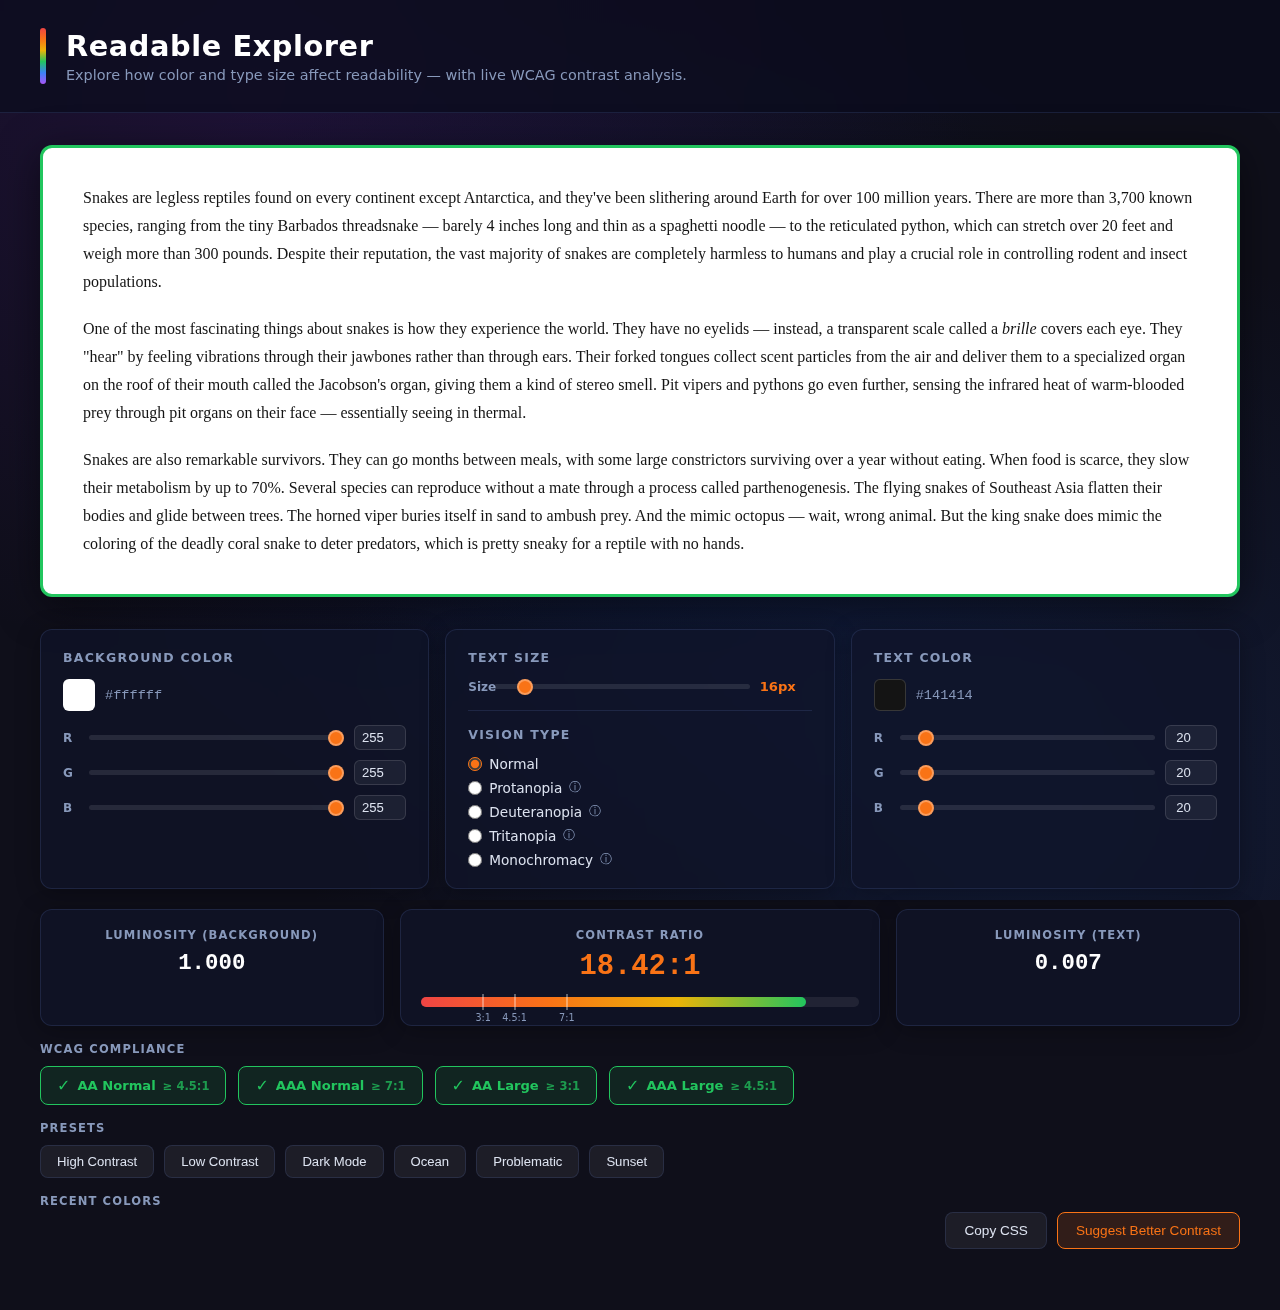
<file: Readable-Explorer/index.html>
<!DOCTYPE html>
<html lang="en">
<head>
  <meta charset="UTF-8" />
  <meta name="viewport" content="width=device-width, initial-scale=1.0" />
  <title>Readable Explorer</title>
  <link rel="stylesheet" href="style.css" />

  <!-- SVG filters for color vision simulation -->
  <svg id="vision-filters" xmlns="http://www.w3.org/2000/svg" style="position:absolute;width:0;height:0">
    <defs>
      <filter id="filter-protanopia">
        <feColorMatrix type="matrix" values="
          0.567 0.433 0     0 0
          0.558 0.442 0     0 0
          0     0.242 0.758 0 0
          0     0     0     1 0"/>
      </filter>
      <filter id="filter-deuteranopia">
        <feColorMatrix type="matrix" values="
          0.625 0.375 0   0 0
          0.7   0.3   0   0 0
          0     0.3   0.7 0 0
          0     0     0   1 0"/>
      </filter>
      <filter id="filter-tritanopia">
        <feColorMatrix type="matrix" values="
          0.95  0.05  0     0 0
          0     0.433 0.567 0 0
          0     0.475 0.525 0 0
          0     0     0     1 0"/>
      </filter>
      <filter id="filter-monochromacy">
        <feColorMatrix type="matrix" values="
          0.299 0.587 0.114 0 0
          0.299 0.587 0.114 0 0
          0.299 0.587 0.114 0 0
          0     0     0     1 0"/>
      </filter>
    </defs>
  </svg>
</head>
<body>

  <!-- HEADER -->
  <header>
    <div class="accent-bar"></div>
    <div class="header-text">
      <h1>Readable Explorer</h1>
      <p>Explore how color and type size affect readability — with live WCAG contrast analysis.</p>
    </div>
  </header>

  <!-- TEXT DISPLAY AREA -->
  <section id="display-section">
    <div id="display-card">
      <div id="display-text">
        <p>Snakes are legless reptiles found on every continent except Antarctica, and they've been slithering around Earth for over 100 million years. There are more than 3,700 known species, ranging from the tiny Barbados threadsnake — barely 4 inches long and thin as a spaghetti noodle — to the reticulated python, which can stretch over 20 feet and weigh more than 300 pounds. Despite their reputation, the vast majority of snakes are completely harmless to humans and play a crucial role in controlling rodent and insect populations.</p>
        <p>One of the most fascinating things about snakes is how they experience the world. They have no eyelids — instead, a transparent scale called a <em>brille</em> covers each eye. They "hear" by feeling vibrations through their jawbones rather than through ears. Their forked tongues collect scent particles from the air and deliver them to a specialized organ on the roof of their mouth called the Jacobson's organ, giving them a kind of stereo smell. Pit vipers and pythons go even further, sensing the infrared heat of warm-blooded prey through pit organs on their face — essentially seeing in thermal.</p>
        <p>Snakes are also remarkable survivors. They can go months between meals, with some large constrictors surviving over a year without eating. When food is scarce, they slow their metabolism by up to 70%. Several species can reproduce without a mate through a process called parthenogenesis. The flying snakes of Southeast Asia flatten their bodies and glide between trees. The horned viper buries itself in sand to ambush prey. And the mimic octopus — wait, wrong animal. But the king snake does mimic the coloring of the deadly coral snake to deter predators, which is pretty sneaky for a reptile with no hands.</p>
      </div>
    </div>
  </section>

  <!-- CONTROL PANELS -->
  <section id="controls-section">

    <!-- BG COLOR -->
    <div class="control-card" id="card-bg">
      <h2>Background Color</h2>
      <div class="color-preview-row">
        <div class="color-swatch" id="bg-swatch"></div>
        <span class="hex-label" id="bg-hex">#ffffff</span>
      </div>
      <div class="channel-row">
        <label>R</label>
        <input type="range" class="slider red-slider" id="bg-r" min="0" max="255" value="255" />
        <input type="number" class="num-input" id="bg-r-num" min="0" max="255" value="255" />
      </div>
      <div class="channel-row">
        <label>G</label>
        <input type="range" class="slider green-slider" id="bg-g" min="0" max="255" value="255" />
        <input type="number" class="num-input" id="bg-g-num" min="0" max="255" value="255" />
      </div>
      <div class="channel-row">
        <label>B</label>
        <input type="range" class="slider blue-slider" id="bg-b" min="0" max="255" value="255" />
        <input type="number" class="num-input" id="bg-b-num" min="0" max="255" value="255" />
      </div>
    </div>

    <!-- TEXT SIZE + VISION TYPE -->
    <div class="control-card" id="card-mid">
      <h2>Text Size</h2>
      <div class="channel-row">
        <label>Size</label>
        <input type="range" class="slider" id="font-size" min="10" max="72" value="16" />
        <span class="size-label" id="font-size-label">16px</span>
      </div>

      <hr class="divider" />

      <h2>Vision Type</h2>
      <div class="vision-options">
        <label class="radio-label">
          <input type="radio" name="vision" value="normal" checked /> Normal
        </label>
        <label class="radio-label">
          <input type="radio" name="vision" value="protanopia" /> Protanopia
          <span class="vision-info" title="No red cones — reds appear darker and shift toward yellow/brown">ⓘ</span>
        </label>
        <label class="radio-label">
          <input type="radio" name="vision" value="deuteranopia" /> Deuteranopia
          <span class="vision-info" title="No green cones — most common form of color blindness">ⓘ</span>
        </label>
        <label class="radio-label">
          <input type="radio" name="vision" value="tritanopia" /> Tritanopia
          <span class="vision-info" title="No blue cones — blues appear green, yellows appear pink">ⓘ</span>
        </label>
        <label class="radio-label">
          <input type="radio" name="vision" value="monochromacy" /> Monochromacy
          <span class="vision-info" title="Complete color blindness — all colors appear as shades of gray">ⓘ</span>
        </label>
      </div>
      <p id="vision-note" class="vision-note hidden">Color sliders disabled during simulation.</p>
    </div>

    <!-- TEXT COLOR -->
    <div class="control-card" id="card-text">
      <h2>Text Color</h2>
      <div class="color-preview-row">
        <div class="color-swatch" id="text-swatch"></div>
        <span class="hex-label" id="text-hex">#141414</span>
      </div>
      <div class="channel-row">
        <label>R</label>
        <input type="range" class="slider red-slider" id="text-r" min="0" max="255" value="20" />
        <input type="number" class="num-input" id="text-r-num" min="0" max="255" value="20" />
      </div>
      <div class="channel-row">
        <label>G</label>
        <input type="range" class="slider green-slider" id="text-g" min="0" max="255" value="20" />
        <input type="number" class="num-input" id="text-g-num" min="0" max="255" value="20" />
      </div>
      <div class="channel-row">
        <label>B</label>
        <input type="range" class="slider blue-slider" id="text-b" min="0" max="255" value="20" />
        <input type="number" class="num-input" id="text-b-num" min="0" max="255" value="20" />
      </div>
    </div>

  </section>

  <!-- READOUT ROW -->
  <section id="readouts-section">
    <div class="readout-card" id="lum-bg-card">
      <div class="readout-label">Luminosity (Background)</div>
      <div class="readout-value" id="lum-bg">0.000</div>
    </div>
    <div class="readout-card" id="contrast-card">
      <div class="readout-label">Contrast Ratio</div>
      <div class="readout-value contrast-ratio" id="contrast-ratio">21.00:1</div>
      <div id="gauge-wrap">
        <div id="gauge-bar-bg">
          <div id="gauge-bar-fill"></div>
          <div class="gauge-tick" style="left:calc(3/21*100%)" title="3:1"><span>3:1</span></div>
          <div class="gauge-tick" style="left:calc(4.5/21*100%)" title="4.5:1"><span>4.5:1</span></div>
          <div class="gauge-tick" style="left:calc(7/21*100%)" title="7:1"><span>7:1</span></div>
        </div>
      </div>
    </div>
    <div class="readout-card" id="lum-text-card">
      <div class="readout-label">Luminosity (Text)</div>
      <div class="readout-value" id="lum-text">0.000</div>
    </div>
  </section>

  <!-- WCAG BADGES -->
  <section id="wcag-section">
    <h3 class="section-label">WCAG Compliance</h3>
    <div id="wcag-badges">
      <div class="wcag-badge" id="badge-aa-normal">
        <span class="badge-icon">✓</span>
        <span class="badge-text">AA Normal</span>
        <span class="badge-req">≥ 4.5:1</span>
      </div>
      <div class="wcag-badge" id="badge-aaa-normal">
        <span class="badge-icon">✓</span>
        <span class="badge-text">AAA Normal</span>
        <span class="badge-req">≥ 7:1</span>
      </div>
      <div class="wcag-badge" id="badge-aa-large">
        <span class="badge-icon">✓</span>
        <span class="badge-text">AA Large</span>
        <span class="badge-req">≥ 3:1</span>
      </div>
      <div class="wcag-badge" id="badge-aaa-large">
        <span class="badge-icon">✓</span>
        <span class="badge-text">AAA Large</span>
        <span class="badge-req">≥ 4.5:1</span>
      </div>
    </div>
  </section>

  <!-- PRESETS -->
  <section id="presets-section">
    <h3 class="section-label">Presets</h3>
    <div id="presets-row">
      <button class="preset-btn" data-preset="high-contrast">High Contrast</button>
      <button class="preset-btn" data-preset="low-contrast">Low Contrast</button>
      <button class="preset-btn" data-preset="dark-mode">Dark Mode</button>
      <button class="preset-btn" data-preset="ocean">Ocean</button>
      <button class="preset-btn" data-preset="problematic">Problematic</button>
      <button class="preset-btn" data-preset="sunset">Sunset</button>
    </div>
  </section>

  <!-- HISTORY + ACTIONS -->
  <section id="bottom-section">
    <div id="history-area">
      <h3 class="section-label">Recent Colors</h3>
      <div id="history-row"></div>
    </div>
    <div id="actions-area">
      <button id="copy-css-btn" class="action-btn">Copy CSS</button>
      <button id="suggest-btn" class="action-btn accent-btn">Suggest Better Contrast</button>
    </div>
  </section>

  <div id="toast">Copied!</div>

  <script src="script.js"></script>
</body>
</html>
</file>
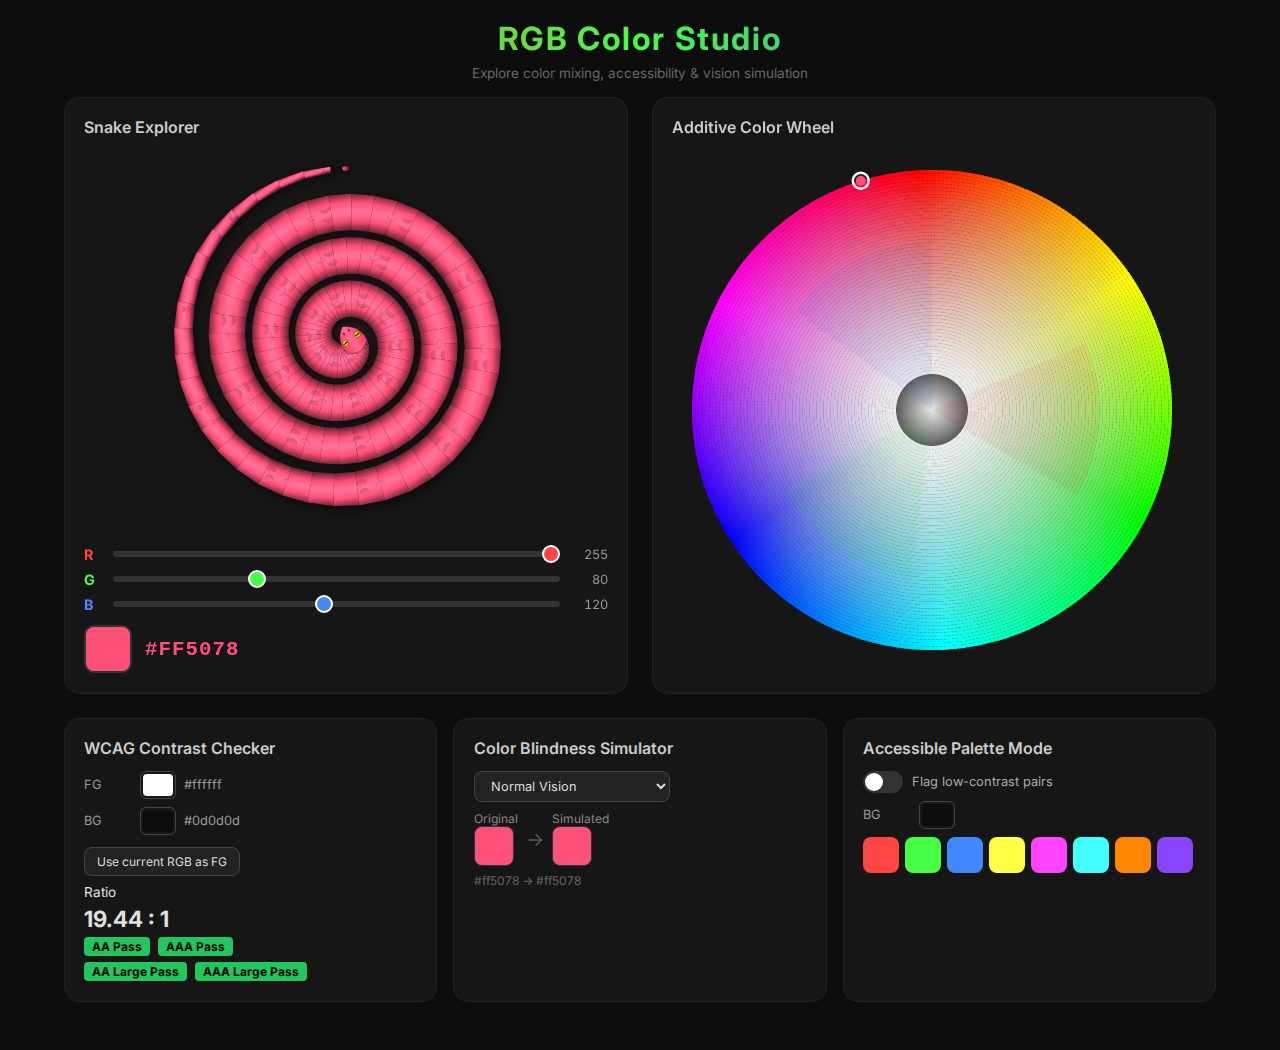
<file: RGB-Color-Studio/index.html>
<!DOCTYPE html>
<html lang="en">
<head>
<meta charset="UTF-8">
<meta name="viewport" content="width=device-width, initial-scale=1.0">
<title>RGB Color Studio</title>
<style>
  @import url('https://fonts.googleapis.com/css2?family=Inter:wght@300;400;600;700&display=swap');

  *, *::before, *::after { box-sizing: border-box; margin: 0; padding: 0; }

  body {
    background: #0d0d0d;
    color: #e0e0e0;
    font-family: 'Inter', system-ui, -apple-system, sans-serif;
    min-height: 100vh;
    overflow-x: hidden;
  }

  h1 {
    text-align: center;
    font-size: 2rem;
    font-weight: 700;
    padding: 1.2rem 0 0.4rem;
    letter-spacing: 0.05em;
    background: linear-gradient(90deg, #ff4444, #44ff44, #4444ff);
    -webkit-background-clip: text;
    -webkit-text-fill-color: transparent;
    background-clip: text;
  }

  .subtitle {
    text-align: center;
    font-size: 0.85rem;
    color: #666;
    margin-bottom: 1rem;
  }

  .main-grid {
    display: grid;
    grid-template-columns: 1fr 1fr;
    gap: 1.5rem;
    max-width: 1200px;
    margin: 0 auto;
    padding: 0 1.5rem;
  }

  @media (max-width: 860px) {
    .main-grid { grid-template-columns: 1fr; }
  }

  .panel {
    background: #161616;
    border-radius: 16px;
    padding: 1.2rem;
    border: 1px solid #222;
  }

  .panel-title {
    font-size: 1rem;
    font-weight: 600;
    margin-bottom: 0.8rem;
    color: #ccc;
  }

  canvas { display: block; border-radius: 12px; }

  /* Sliders */
  .slider-group { margin-top: 1rem; }
  .slider-row {
    display: flex;
    align-items: center;
    gap: 0.6rem;
    margin-bottom: 0.5rem;
  }
  .slider-label {
    width: 1.2rem;
    font-weight: 700;
    font-size: 0.9rem;
  }
  .slider-label.r { color: #ff4444; }
  .slider-label.g { color: #44ff44; }
  .slider-label.b { color: #4488ff; }

  input[type="range"] {
    -webkit-appearance: none;
    appearance: none;
    flex: 1;
    height: 6px;
    border-radius: 3px;
    background: #333;
    outline: none;
  }
  input[type="range"]::-webkit-slider-thumb {
    -webkit-appearance: none;
    appearance: none;
    width: 18px;
    height: 18px;
    border-radius: 50%;
    cursor: pointer;
    border: 2px solid #fff;
  }
  #sliderR::-webkit-slider-thumb { background: #ff4444; }
  #sliderG::-webkit-slider-thumb { background: #44ff44; }
  #sliderB::-webkit-slider-thumb { background: #4488ff; }

  .slider-val {
    width: 2.4rem;
    text-align: right;
    font-size: 0.8rem;
    color: #999;
    font-variant-numeric: tabular-nums;
  }

  .color-output {
    display: flex;
    align-items: center;
    gap: 0.8rem;
    margin-top: 0.8rem;
  }
  .color-swatch {
    width: 48px;
    height: 48px;
    border-radius: 10px;
    border: 2px solid #333;
    transition: background 0.15s;
  }
  .hex-code {
    font-size: 1.3rem;
    font-weight: 600;
    font-family: 'Courier New', monospace;
    letter-spacing: 0.05em;
  }

  /* Accessibility panel */
  .access-grid {
    display: grid;
    grid-template-columns: 1fr 1fr 1fr;
    gap: 1rem;
    max-width: 1200px;
    margin: 1.5rem auto;
    padding: 0 1.5rem 1.5rem;
  }
  @media (max-width: 860px) {
    .access-grid { grid-template-columns: 1fr; }
  }

  .color-input-row {
    display: flex;
    align-items: center;
    gap: 0.5rem;
    margin-bottom: 0.5rem;
  }
  .color-input-row label {
    font-size: 0.8rem;
    color: #999;
    width: 3rem;
  }
  input[type="color"] {
    -webkit-appearance: none;
    appearance: none;
    width: 36px;
    height: 28px;
    border: 1px solid #444;
    border-radius: 6px;
    background: none;
    cursor: pointer;
    padding: 0;
  }
  input[type="color"]::-webkit-color-swatch-wrapper { padding: 2px; }
  input[type="color"]::-webkit-color-swatch { border: none; border-radius: 4px; }

  .contrast-result {
    margin-top: 0.5rem;
    font-size: 0.85rem;
  }
  .contrast-ratio {
    font-size: 1.4rem;
    font-weight: 700;
    margin: 0.3rem 0;
  }
  .badge {
    display: inline-block;
    padding: 2px 8px;
    border-radius: 4px;
    font-size: 0.75rem;
    font-weight: 700;
    margin-right: 4px;
  }
  .badge.pass { background: #22c55e; color: #000; }
  .badge.fail { background: #ef4444; color: #fff; }

  select, button {
    background: #222;
    color: #ddd;
    border: 1px solid #444;
    border-radius: 8px;
    padding: 6px 12px;
    font-family: inherit;
    font-size: 0.8rem;
    cursor: pointer;
  }
  select:hover, button:hover { border-color: #666; }

  .sim-preview {
    display: flex;
    gap: 0.5rem;
    margin-top: 0.6rem;
    align-items: center;
  }
  .sim-swatch {
    width: 40px;
    height: 40px;
    border-radius: 8px;
    border: 1px solid #333;
  }
  .sim-label {
    font-size: 0.75rem;
    color: #888;
  }

  .toggle-row {
    display: flex;
    align-items: center;
    gap: 0.6rem;
    margin-bottom: 0.5rem;
  }
  .toggle {
    position: relative;
    width: 40px;
    height: 22px;
    background: #333;
    border-radius: 11px;
    cursor: pointer;
    transition: background 0.2s;
  }
  .toggle.on { background: #22c55e; }
  .toggle::after {
    content: '';
    position: absolute;
    top: 2px;
    left: 2px;
    width: 18px;
    height: 18px;
    background: #fff;
    border-radius: 50%;
    transition: transform 0.2s;
  }
  .toggle.on::after { transform: translateX(18px); }
  .toggle-label { font-size: 0.8rem; color: #aaa; }

  .palette-chips {
    display: flex;
    gap: 6px;
    margin-top: 0.5rem;
    flex-wrap: wrap;
  }
  .palette-chip {
    width: 36px;
    height: 36px;
    border-radius: 8px;
    border: 2px solid transparent;
    position: relative;
  }
  .palette-chip.flagged { border-color: #ef4444; }
  .palette-chip.flagged::after {
    content: '!';
    position: absolute;
    top: -6px;
    right: -6px;
    background: #ef4444;
    color: #fff;
    width: 14px;
    height: 14px;
    border-radius: 50%;
    font-size: 10px;
    font-weight: 700;
    display: flex;
    align-items: center;
    justify-content: center;
  }
</style>
</head>
<body>

<h1>RGB Color Studio</h1>
<p class="subtitle">Explore color mixing, accessibility &amp; vision simulation</p>

<div class="main-grid">
  <!-- Snake Explorer -->
  <div class="panel">
    <div class="panel-title">Snake Explorer</div>
    <canvas id="snakeCanvas" width="520" height="380"></canvas>
    <div class="slider-group">
      <div class="slider-row">
        <span class="slider-label r">R</span>
        <input type="range" id="sliderR" min="0" max="255" value="255">
        <span class="slider-val" id="valR">255</span>
      </div>
      <div class="slider-row">
        <span class="slider-label g">G</span>
        <input type="range" id="sliderG" min="0" max="255" value="80">
        <span class="slider-val" id="valG">80</span>
      </div>
      <div class="slider-row">
        <span class="slider-label b">B</span>
        <input type="range" id="sliderB" min="0" max="255" value="120">
        <span class="slider-val" id="valB">120</span>
      </div>
    </div>
    <div class="color-output">
      <div class="color-swatch" id="colorSwatch"></div>
      <div class="hex-code" id="hexCode">#FF5078</div>
    </div>
  </div>

  <!-- Color Wheel -->
  <div class="panel">
    <div class="panel-title">Additive Color Wheel</div>
    <canvas id="wheelCanvas" width="520" height="520"></canvas>
  </div>
</div>

<!-- Accessibility Tools -->
<div class="access-grid">
  <!-- Contrast Checker -->
  <div class="panel">
    <div class="panel-title">WCAG Contrast Checker</div>
    <div class="color-input-row">
      <label>FG</label>
      <input type="color" id="contrastFG" value="#ffffff">
      <span id="contrastFGHex" style="font-size:0.8rem;color:#999">#ffffff</span>
    </div>
    <div class="color-input-row">
      <label>BG</label>
      <input type="color" id="contrastBG" value="#0d0d0d">
      <span id="contrastBGHex" style="font-size:0.8rem;color:#999">#0d0d0d</span>
    </div>
    <button id="useCurrentColor" style="margin-top:0.3rem;font-size:0.75rem;">Use current RGB as FG</button>
    <div class="contrast-result">
      <div>Ratio</div>
      <div class="contrast-ratio" id="contrastRatio">19.54 : 1</div>
      <div>
        <span class="badge pass" id="badgeAA">AA Pass</span>
        <span class="badge pass" id="badgeAAA">AAA Pass</span>
      </div>
      <div style="margin-top:0.4rem">
        <span class="badge pass" id="badgeAALarge">AA Large Pass</span>
        <span class="badge pass" id="badgeAAALarge">AAA Large Pass</span>
      </div>
    </div>
  </div>

  <!-- Color Blindness Simulator -->
  <div class="panel">
    <div class="panel-title">Color Blindness Simulator</div>
    <select id="cbType">
      <option value="normal">Normal Vision</option>
      <option value="protanopia">Protanopia (no red)</option>
      <option value="deuteranopia">Deuteranopia (no green)</option>
      <option value="tritanopia">Tritanopia (no blue)</option>
    </select>
    <div class="sim-preview">
      <div>
        <div class="sim-label">Original</div>
        <div class="sim-swatch" id="simOriginal"></div>
      </div>
      <div style="color:#555;font-size:1.2rem">&#x2192;</div>
      <div>
        <div class="sim-label">Simulated</div>
        <div class="sim-swatch" id="simResult"></div>
      </div>
    </div>
    <div id="simHexes" style="font-size:0.75rem;color:#666;margin-top:0.4rem"></div>
  </div>

  <!-- Accessible Palette Mode -->
  <div class="panel">
    <div class="panel-title">Accessible Palette Mode</div>
    <div class="toggle-row">
      <div class="toggle" id="paletteToggle"></div>
      <span class="toggle-label">Flag low-contrast pairs</span>
    </div>
    <div class="color-input-row">
      <label>BG</label>
      <input type="color" id="paletteBG" value="#0d0d0d">
    </div>
    <div class="palette-chips" id="paletteChips"></div>
    <div id="paletteWarnings" style="font-size:0.75rem;color:#ef4444;margin-top:0.4rem"></div>
  </div>
</div>

<script>
// ============================================================
// UTILITIES
// ============================================================
function toHex(r, g, b) {
  return '#' + [r, g, b].map(v => v.toString(16).padStart(2, '0')).join('');
}

function parseHex(hex) {
  hex = hex.replace('#', '');
  return [parseInt(hex.slice(0,2),16), parseInt(hex.slice(2,4),16), parseInt(hex.slice(4,6),16)];
}

function relativeLuminance(r, g, b) {
  const [rs, gs, bs] = [r, g, b].map(c => {
    c = c / 255;
    return c <= 0.03928 ? c / 12.92 : Math.pow((c + 0.055) / 1.055, 2.4);
  });
  return 0.2126 * rs + 0.7152 * gs + 0.0722 * bs;
}

function contrastRatio(rgb1, rgb2) {
  const l1 = relativeLuminance(...rgb1);
  const l2 = relativeLuminance(...rgb2);
  const lighter = Math.max(l1, l2);
  const darker = Math.min(l1, l2);
  return (lighter + 0.05) / (darker + 0.05);
}

// Brettel/Vienot color blindness simulation matrices
const cbMatrices = {
  protanopia: [
    [0.56667, 0.43333, 0.00000],
    [0.55833, 0.44167, 0.00000],
    [0.00000, 0.24167, 0.75833]
  ],
  deuteranopia: [
    [0.62500, 0.37500, 0.00000],
    [0.70000, 0.30000, 0.00000],
    [0.00000, 0.30000, 0.70000]
  ],
  tritanopia: [
    [0.95000, 0.05000, 0.00000],
    [0.00000, 0.43333, 0.56667],
    [0.00000, 0.47500, 0.52500]
  ]
};

function simulateCB(r, g, b, type) {
  if (type === 'normal') return [r, g, b];
  const m = cbMatrices[type];
  return [
    Math.round(m[0][0]*r + m[0][1]*g + m[0][2]*b),
    Math.round(m[1][0]*r + m[1][1]*g + m[1][2]*b),
    Math.round(m[2][0]*r + m[2][1]*g + m[2][2]*b)
  ].map(v => Math.min(255, Math.max(0, v)));
}

// ============================================================
// STATE
// ============================================================
let currentR = 255, currentG = 80, currentB = 120;
let targetR = 255, targetG = 80, targetB = 120;
let interacting = false;
let lastInteraction = 0;

const sliderR = document.getElementById('sliderR');
const sliderG = document.getElementById('sliderG');
const sliderB = document.getElementById('sliderB');
const valR = document.getElementById('valR');
const valG = document.getElementById('valG');
const valB = document.getElementById('valB');
const colorSwatch = document.getElementById('colorSwatch');
const hexCode = document.getElementById('hexCode');

// ============================================================
// SNAKE CANVAS
// ============================================================
const snakeCanvas = document.getElementById('snakeCanvas');
const sctx = snakeCanvas.getContext('2d');

// Make canvas responsive
function resizeSnakeCanvas() {
  const rect = snakeCanvas.parentElement.getBoundingClientRect();
  const w = Math.min(520, rect.width - 40);
  snakeCanvas.width = w;
  snakeCanvas.height = Math.round(w * 0.73);
}
resizeSnakeCanvas();
window.addEventListener('resize', resizeSnakeCanvas);

// Ripple state
let rippleStartTime = 0;
let rippleActive = false;
let rippleColor = [255, 80, 120];
let prevColor = [255, 80, 120];

function triggerRipple() {
  prevColor = [...rippleColor];
  rippleColor = [currentR, currentG, currentB];
  rippleStartTime = performance.now();
  rippleActive = true;
}

// Generate points along the spiral spine
function getSpinePoints(cx, cy, breathPhase, numPoints) {
  const points = [];
  const totalAngle = Math.PI * 7.5; // ~3.75 full coils
  for (let i = 0; i < numPoints; i++) {
    const t = i / (numPoints - 1);
    const angle = t * totalAngle;
    // Spiral: radius grows from center outward; tail is outermost
    const minR = 8;
    const maxR = Math.min(cx, cy) * 0.88;
    const baseRadius = minR + t * (maxR - minR);
    const radius = baseRadius * (1 + breathPhase);
    points.push({
      x: cx + Math.cos(angle) * radius,
      y: cy + Math.sin(angle) * radius,
      angle: angle,
      t: t
    });
  }
  return points;
}

// Get the body width at a given t (0=head, 1=tail)
function bodyWidth(t, baseWidth) {
  // Head is wider, tapers to thin tail
  if (t < 0.06) return baseWidth * (0.7 + t / 0.06 * 0.3); // head taper up
  if (t > 0.85) return baseWidth * (1.0 - (t - 0.85) / 0.15 * 0.85); // tail taper
  return baseWidth;
}

// Get perpendicular offset at a spine point
function perp(p0, p1) {
  const dx = p1.x - p0.x;
  const dy = p1.y - p0.y;
  const len = Math.sqrt(dx * dx + dy * dy) || 1;
  return { nx: -dy / len, ny: dx / len };
}

// Get ripple color for a given position along the body
function getRippleColor(t, time) {
  const totalSegments = 200;
  const i = t * totalSegments;
  const rippleElapsed = (time - rippleStartTime) / 1000;
  const rippleSpeed = 120;

  let sr, sg, sb;
  if (rippleActive) {
    const ripplePos = rippleElapsed * rippleSpeed;
    if (i <= ripplePos) {
      sr = rippleColor[0]; sg = rippleColor[1]; sb = rippleColor[2];
    } else if (i <= ripplePos + 15) {
      const blend = (i - ripplePos) / 15;
      sr = Math.round(rippleColor[0] * (1 - blend) + prevColor[0] * blend);
      sg = Math.round(rippleColor[1] * (1 - blend) + prevColor[1] * blend);
      sb = Math.round(rippleColor[2] * (1 - blend) + prevColor[2] * blend);
    } else {
      sr = prevColor[0]; sg = prevColor[1]; sb = prevColor[2];
    }
    if (ripplePos > totalSegments + 15) rippleActive = false;
  } else {
    sr = rippleColor[0]; sg = rippleColor[1]; sb = rippleColor[2];
  }
  return [sr, sg, sb];
}

function drawSnake(time) {
  const w = snakeCanvas.width;
  const h = snakeCanvas.height;
  sctx.clearRect(0, 0, w, h);

  const cx = w / 2;
  const cy = h / 2;

  // Background glow
  const grd = sctx.createRadialGradient(cx, cy, 10, cx, cy, w * 0.45);
  grd.addColorStop(0, `rgba(${currentR}, ${currentG}, ${currentB}, 0.06)`);
  grd.addColorStop(1, 'rgba(0,0,0,0)');
  sctx.fillStyle = grd;
  sctx.fillRect(0, 0, w, h);

  // Breathing
  const breathPhase = Math.sin(time * 0.001) * 0.025;

  const numPoints = 300;
  const spine = getSpinePoints(cx, cy, breathPhase, numPoints);
  const baseWidth = Math.min(w, h) * 0.048;

  // ---- Draw shadow first ----
  sctx.save();
  sctx.shadowColor = 'rgba(0,0,0,0.5)';
  sctx.shadowBlur = 12;
  sctx.shadowOffsetX = 3;
  sctx.shadowOffsetY = 3;
  sctx.beginPath();
  // Build body outline
  const leftEdge = [];
  const rightEdge = [];
  for (let i = 0; i < numPoints; i++) {
    const p = spine[i];
    const next = spine[Math.min(i + 1, numPoints - 1)];
    const prev = spine[Math.max(i - 1, 0)];
    const n = perp(prev, next);
    const bw = bodyWidth(p.t, baseWidth);
    leftEdge.push({ x: p.x + n.nx * bw, y: p.y + n.ny * bw });
    rightEdge.push({ x: p.x - n.nx * bw, y: p.y - n.ny * bw });
  }
  sctx.moveTo(leftEdge[0].x, leftEdge[0].y);
  for (let i = 1; i < numPoints; i++) sctx.lineTo(leftEdge[i].x, leftEdge[i].y);
  // Rounded tail cap
  const tailP = spine[numPoints - 1];
  const tailNext = spine[numPoints - 2];
  const tailN = perp(tailNext, tailP);
  const tailW = bodyWidth(1, baseWidth);
  sctx.arc(tailP.x, tailP.y, tailW, Math.atan2(tailN.ny, tailN.nx), Math.atan2(-tailN.ny, -tailN.nx));
  for (let i = numPoints - 1; i >= 0; i--) sctx.lineTo(rightEdge[i].x, rightEdge[i].y);
  sctx.closePath();
  sctx.fillStyle = '#111';
  sctx.fill();
  sctx.restore();

  // ---- Draw body segments with color ----
  const segStep = 2;
  for (let i = 0; i < numPoints - segStep; i += segStep) {
    const i2 = Math.min(i + segStep, numPoints - 1);
    const p0 = spine[i];
    const p1 = spine[i2];
    const prev0 = spine[Math.max(i - 1, 0)];
    const next1 = spine[Math.min(i2 + 1, numPoints - 1)];
    const n0 = perp(prev0, spine[Math.min(i + 1, numPoints - 1)]);
    const n1 = perp(spine[Math.max(i2 - 1, 0)], next1);
    const bw0 = bodyWidth(p0.t, baseWidth);
    const bw1 = bodyWidth(p1.t, baseWidth);

    const [sr, sg, sb] = getRippleColor(p0.t, time);

    // Determine belly vs dorsal: use perpendicular to create 3D roundedness
    const lightR = Math.min(255, sr + 30);
    const lightG = Math.min(255, sg + 30);
    const lightB = Math.min(255, sb + 30);
    const darkR = Math.max(0, Math.round(sr * 0.45));
    const darkG = Math.max(0, Math.round(sg * 0.45));
    const darkB = Math.max(0, Math.round(sb * 0.45));

    // Draw filled quad for this segment
    sctx.beginPath();
    sctx.moveTo(p0.x + n0.nx * bw0, p0.y + n0.ny * bw0);
    sctx.lineTo(p1.x + n1.nx * bw1, p1.y + n1.ny * bw1);
    sctx.lineTo(p1.x - n1.nx * bw1, p1.y - n1.ny * bw1);
    sctx.lineTo(p0.x - n0.nx * bw0, p0.y - n0.ny * bw0);
    sctx.closePath();

    // Gradient across body width for 3D roundedness
    const gradX = p0.x;
    const gradY = p0.y;
    const bodyGrad = sctx.createLinearGradient(
      gradX + n0.nx * bw0, gradY + n0.ny * bw0,
      gradX - n0.nx * bw0, gradY - n0.ny * bw0
    );
    bodyGrad.addColorStop(0, `rgb(${darkR},${darkG},${darkB})`);
    bodyGrad.addColorStop(0.25, `rgb(${sr},${sg},${sb})`);
    bodyGrad.addColorStop(0.45, `rgb(${lightR},${lightG},${lightB})`);
    bodyGrad.addColorStop(0.55, `rgb(${lightR},${lightG},${lightB})`);
    bodyGrad.addColorStop(0.75, `rgb(${sr},${sg},${sb})`);
    bodyGrad.addColorStop(1, `rgb(${darkR},${darkG},${darkB})`);
    sctx.fillStyle = bodyGrad;
    sctx.fill();
  }

  // ---- Draw scale pattern on top ----
  const scaleSpacing = 8;
  for (let i = 0; i < numPoints - 1; i += scaleSpacing) {
    const p = spine[i];
    const next = spine[Math.min(i + 1, numPoints - 1)];
    const prev = spine[Math.max(i - 1, 0)];
    const n = perp(prev, next);
    const bw = bodyWidth(p.t, baseWidth);
    const [sr, sg, sb] = getRippleColor(p.t, time);

    // Direction along spine
    const dx = next.x - prev.x;
    const dy = next.y - prev.y;
    const ang = Math.atan2(dy, dx);

    // Draw 2 rows of overlapping scales across the body
    const scaleRows = 3;
    const scaleLen = scaleSpacing * 0.9;
    for (let row = -1; row <= 1; row++) {
      const offset = (row / scaleRows) * bw * 1.6;
      const sx = p.x + n.nx * offset;
      const sy = p.y + n.ny * offset;

      // Alternating offset for natural pattern
      const stagger = (row & 1) ? scaleSpacing * 0.4 : 0;
      const sp = spine[Math.min(i + Math.round(stagger), numPoints - 1)];
      const finalX = (sx + sp.x) / 2;
      const finalY = (sy + sp.y) / 2;

      const shade = 1.0 - Math.abs(row) * 0.15;
      const edgeDarken = Math.abs(offset / bw);

      const scR = Math.round(sr * shade * (1 - edgeDarken * 0.3));
      const scG = Math.round(sg * shade * (1 - edgeDarken * 0.3));
      const scB = Math.round(sb * shade * (1 - edgeDarken * 0.3));
      const hlR = Math.min(255, scR + 35);
      const hlG = Math.min(255, scG + 35);
      const hlB = Math.min(255, scB + 35);

      const sw = bw * 0.55;
      const sh = scaleLen * 0.7;

      sctx.save();
      sctx.translate(finalX, finalY);
      sctx.rotate(ang);

      // Scale shape: U-shaped / rounded bottom
      sctx.beginPath();
      sctx.moveTo(-sw * 0.5, -sh * 0.3);
      sctx.quadraticCurveTo(-sw * 0.55, sh * 0.2, -sw * 0.15, sh * 0.45);
      sctx.quadraticCurveTo(0, sh * 0.55, sw * 0.15, sh * 0.45);
      sctx.quadraticCurveTo(sw * 0.55, sh * 0.2, sw * 0.5, -sh * 0.3);
      sctx.quadraticCurveTo(0, -sh * 0.1, -sw * 0.5, -sh * 0.3);
      sctx.closePath();

      const scGrad = sctx.createLinearGradient(0, -sh * 0.3, 0, sh * 0.5);
      scGrad.addColorStop(0, `rgba(${hlR},${hlG},${hlB},0.5)`);
      scGrad.addColorStop(0.6, `rgba(${scR},${scG},${scB},0.35)`);
      scGrad.addColorStop(1, `rgba(${scR * 0.6 | 0},${scG * 0.6 | 0},${scB * 0.6 | 0},0.3)`);
      sctx.fillStyle = scGrad;
      sctx.fill();

      sctx.strokeStyle = `rgba(0,0,0,0.15)`;
      sctx.lineWidth = 0.5;
      sctx.stroke();

      sctx.restore();
    }

    // Dorsal stripe (center line pattern)
    if (i % (scaleSpacing * 2) === 0) {
      const [dr, dg, db] = getRippleColor(p.t, time);
      const stripeR = Math.min(255, dr + 60);
      const stripeG = Math.min(255, dg + 60);
      const stripeB = Math.min(255, db + 60);
      sctx.save();
      sctx.translate(p.x, p.y);
      sctx.rotate(ang);
      sctx.beginPath();
      sctx.ellipse(0, 0, bw * 0.12, scaleSpacing * 0.35, 0, 0, Math.PI * 2);
      sctx.fillStyle = `rgba(${stripeR},${stripeG},${stripeB},0.25)`;
      sctx.fill();
      sctx.restore();
    }
  }

  // ---- Draw subtle body edge glow ----
  sctx.save();
  sctx.globalCompositeOperation = 'screen';
  for (let i = 0; i < numPoints; i += 4) {
    const p = spine[i];
    const [sr, sg, sb] = getRippleColor(p.t, time);
    const bw = bodyWidth(p.t, baseWidth);
    const glowGrad = sctx.createRadialGradient(p.x, p.y, bw * 0.3, p.x, p.y, bw * 1.2);
    glowGrad.addColorStop(0, `rgba(${sr},${sg},${sb},0.03)`);
    glowGrad.addColorStop(1, 'rgba(0,0,0,0)');
    sctx.fillStyle = glowGrad;
    sctx.fillRect(p.x - bw * 1.5, p.y - bw * 1.5, bw * 3, bw * 3);
  }
  sctx.restore();

  // ---- Draw head ----
  const headP = spine[0];
  const headNext = spine[1];
  const headDir = Math.atan2(headNext.y - headP.y, headNext.x - headP.x) + Math.PI; // facing inward from spiral start
  const headW = bodyWidth(0, baseWidth) * 1.35;
  const headLen = headW * 1.6;
  const [hr, hg, hb] = getRippleColor(0, time);

  sctx.save();
  sctx.translate(headP.x, headP.y);
  sctx.rotate(headDir);

  // Head shape: rounded triangle (top-down viper head)
  sctx.beginPath();
  sctx.moveTo(headLen * 0.6, 0); // snout
  sctx.quadraticCurveTo(headLen * 0.3, -headW * 0.85, -headLen * 0.3, -headW * 0.7);
  sctx.quadraticCurveTo(-headLen * 0.5, -headW * 0.3, -headLen * 0.5, 0);
  sctx.quadraticCurveTo(-headLen * 0.5, headW * 0.3, -headLen * 0.3, headW * 0.7);
  sctx.quadraticCurveTo(headLen * 0.3, headW * 0.85, headLen * 0.6, 0);
  sctx.closePath();

  const headGrad = sctx.createLinearGradient(0, -headW, 0, headW);
  headGrad.addColorStop(0, `rgb(${Math.max(0, hr - 40)},${Math.max(0, hg - 40)},${Math.max(0, hb - 40)})`);
  headGrad.addColorStop(0.3, `rgb(${hr},${hg},${hb})`);
  headGrad.addColorStop(0.5, `rgb(${Math.min(255, hr + 25)},${Math.min(255, hg + 25)},${Math.min(255, hb + 25)})`);
  headGrad.addColorStop(0.7, `rgb(${hr},${hg},${hb})`);
  headGrad.addColorStop(1, `rgb(${Math.max(0, hr - 40)},${Math.max(0, hg - 40)},${Math.max(0, hb - 40)})`);
  sctx.fillStyle = headGrad;
  sctx.fill();

  sctx.strokeStyle = `rgba(0,0,0,0.3)`;
  sctx.lineWidth = 1;
  sctx.stroke();

  // Nostrils
  sctx.fillStyle = 'rgba(0,0,0,0.6)';
  sctx.beginPath();
  sctx.ellipse(headLen * 0.35, -headW * 0.18, 1.5, 1, 0, 0, Math.PI * 2);
  sctx.fill();
  sctx.beginPath();
  sctx.ellipse(headLen * 0.35, headW * 0.18, 1.5, 1, 0, 0, Math.PI * 2);
  sctx.fill();

  // Eyes (slit pupils, reptilian)
  const eyeX = headLen * 0.05;
  const eyeOffY = headW * 0.42;
  const eyeR = headW * 0.18;
  for (const side of [-1, 1]) {
    const ey = eyeOffY * side;
    // Eyeball
    sctx.beginPath();
    sctx.arc(eyeX, ey, eyeR, 0, Math.PI * 2);
    sctx.fillStyle = '#e8c820';
    sctx.fill();
    sctx.strokeStyle = 'rgba(0,0,0,0.4)';
    sctx.lineWidth = 0.8;
    sctx.stroke();
    // Vertical slit pupil
    sctx.beginPath();
    sctx.ellipse(eyeX, ey, eyeR * 0.2, eyeR * 0.85, 0, 0, Math.PI * 2);
    sctx.fillStyle = '#111';
    sctx.fill();
    // Eye highlight
    sctx.beginPath();
    sctx.arc(eyeX + eyeR * 0.25, ey - eyeR * 0.3, eyeR * 0.2, 0, Math.PI * 2);
    sctx.fillStyle = 'rgba(255,255,255,0.6)';
    sctx.fill();
  }

  // Tongue flicker
  if (Math.sin(time * 0.003) > 0.6) {
    const tongueLen = headLen * 0.55;
    const forkLen = tongueLen * 0.3;
    const tongueWiggle = Math.sin(time * 0.015) * 2;
    sctx.beginPath();
    sctx.moveTo(headLen * 0.55, tongueWiggle * 0.3);
    sctx.quadraticCurveTo(headLen * 0.6 + tongueLen * 0.5, tongueWiggle, headLen * 0.6 + tongueLen, tongueWiggle);
    sctx.moveTo(headLen * 0.6 + tongueLen, tongueWiggle);
    sctx.lineTo(headLen * 0.6 + tongueLen + forkLen, tongueWiggle - forkLen * 0.7);
    sctx.moveTo(headLen * 0.6 + tongueLen, tongueWiggle);
    sctx.lineTo(headLen * 0.6 + tongueLen + forkLen, tongueWiggle + forkLen * 0.7);
    sctx.strokeStyle = '#cc2222';
    sctx.lineWidth = 1.5;
    sctx.lineCap = 'round';
    sctx.stroke();
  }

  sctx.restore();

  // ---- Rounded tail tip ----
  const tailIdx = numPoints - 1;
  const tailPt = spine[tailIdx];
  const tailPrev = spine[tailIdx - 1];
  const tailDir = Math.atan2(tailPt.y - tailPrev.y, tailPt.x - tailPrev.x);
  const tailBW = bodyWidth(1, baseWidth);
  const [tr, tg, tb] = getRippleColor(1, time);

  sctx.save();
  sctx.translate(tailPt.x, tailPt.y);
  sctx.rotate(tailDir);
  sctx.beginPath();
  sctx.ellipse(tailBW * 0.5, 0, tailBW * 1.2, tailBW * 0.8, 0, 0, Math.PI * 2);
  const tailGrad = sctx.createRadialGradient(0, 0, 0, 0, 0, tailBW * 1.2);
  tailGrad.addColorStop(0, `rgb(${tr},${tg},${tb})`);
  tailGrad.addColorStop(1, `rgb(${Math.max(0, tr - 60)},${Math.max(0, tg - 60)},${Math.max(0, tb - 60)})`);
  sctx.fillStyle = tailGrad;
  sctx.fill();
  sctx.restore();
}

// ============================================================
// COLOR WHEEL CANVAS
// ============================================================
const wheelCanvas = document.getElementById('wheelCanvas');
const wctx = wheelCanvas.getContext('2d');

function resizeWheelCanvas() {
  const rect = wheelCanvas.parentElement.getBoundingClientRect();
  const w = Math.min(520, rect.width - 40);
  wheelCanvas.width = w;
  wheelCanvas.height = w;
}
resizeWheelCanvas();
window.addEventListener('resize', resizeWheelCanvas);

function hslToRgb(h, s, l) {
  h /= 360; s /= 100; l /= 100;
  let r, g, b;
  if (s === 0) { r = g = b = l; }
  else {
    const hue2rgb = (p, q, t) => {
      if (t < 0) t += 1;
      if (t > 1) t -= 1;
      if (t < 1/6) return p + (q - p) * 6 * t;
      if (t < 1/2) return q;
      if (t < 2/3) return p + (q - p) * (2/3 - t) * 6;
      return p;
    };
    const q = l < 0.5 ? l * (1 + s) : l + s - l * s;
    const p = 2 * l - q;
    r = hue2rgb(p, q, h + 1/3);
    g = hue2rgb(p, q, h);
    b = hue2rgb(p, q, h - 1/3);
  }
  return [Math.round(r * 255), Math.round(g * 255), Math.round(b * 255)];
}

function rgbToHsl(r, g, b) {
  r /= 255; g /= 255; b /= 255;
  const max = Math.max(r, g, b), min = Math.min(r, g, b);
  let h, s, l = (max + min) / 2;
  if (max === min) { h = s = 0; }
  else {
    const d = max - min;
    s = l > 0.5 ? d / (2 - max - min) : d / (max + min);
    if (max === r) h = ((g - b) / d + (g < b ? 6 : 0)) / 6;
    else if (max === g) h = ((b - r) / d + 2) / 6;
    else h = ((r - g) / d + 4) / 6;
  }
  return [h * 360, s * 100, l * 100];
}

let wheelRotation = 0;

function drawColorWheel(time) {
  const w = wheelCanvas.width;
  const h = wheelCanvas.height;
  wctx.clearRect(0, 0, w, h);

  const cx = w / 2;
  const cy = h / 2;
  const outerR = Math.min(cx, cy) - 20;
  const innerR = outerR * 0.15;

  wheelRotation += 0.002;

  // Draw the wheel with pixel data for smooth gradients
  const segments = 360;
  const rings = 60;

  for (let ring = 0; ring < rings; ring++) {
    const t = ring / (rings - 1); // 0 = outer, 1 = inner
    const radius = outerR - t * (outerR - innerR);
    const nextRadius = outerR - Math.min(1, (ring + 1) / (rings - 1)) * (outerR - innerR);

    for (let seg = 0; seg < segments; seg++) {
      const hue = (seg + wheelRotation * 57.3) % 360;
      const saturation = 100 * (1 - t * 0.8);
      const lightness = 50 + t * 45; // moves toward white at center

      const [r, g, b] = hslToRgb(hue, saturation, lightness);

      const a1 = (seg / segments) * Math.PI * 2 - Math.PI / 2;
      const a2 = ((seg + 1.5) / segments) * Math.PI * 2 - Math.PI / 2;

      wctx.beginPath();
      wctx.arc(cx, cy, radius, a1, a2);
      wctx.arc(cx, cy, nextRadius, a2, a1, true);
      wctx.closePath();
      wctx.fillStyle = `rgb(${r},${g},${b})`;
      wctx.fill();
    }
  }

  // Center white glow
  const centerGlow = wctx.createRadialGradient(cx, cy, 0, cx, cy, innerR * 2);
  centerGlow.addColorStop(0, 'rgba(255,255,255,0.9)');
  centerGlow.addColorStop(0.5, 'rgba(255,255,255,0.3)');
  centerGlow.addColorStop(1, 'rgba(255,255,255,0)');
  wctx.fillStyle = centerGlow;
  wctx.beginPath();
  wctx.arc(cx, cy, innerR * 2, 0, Math.PI * 2);
  wctx.fill();

  // Current color marker
  const [hue, sat, light] = rgbToHsl(currentR, currentG, currentB);
  const markerAngle = (hue / 360) * Math.PI * 2 - Math.PI / 2 - wheelRotation;
  const markerT = 1 - (sat / 100);
  const markerRadius = outerR - markerT * (outerR - innerR);
  const mx = cx + Math.cos(markerAngle) * markerRadius;
  const my = cy + Math.sin(markerAngle) * markerRadius;

  wctx.beginPath();
  wctx.arc(mx, my, 8, 0, Math.PI * 2);
  wctx.strokeStyle = '#fff';
  wctx.lineWidth = 2.5;
  wctx.stroke();
  wctx.beginPath();
  wctx.arc(mx, my, 5, 0, Math.PI * 2);
  wctx.fillStyle = toHex(currentR, currentG, currentB);
  wctx.fill();

  // Additive light cones overlay (subtle)
  const coneAlpha = 0.06;
  // Red cone
  wctx.beginPath();
  wctx.moveTo(cx, cy);
  wctx.arc(cx, cy, outerR * 0.7, -Math.PI * 0.15 + wheelRotation, Math.PI * 0.15 + wheelRotation);
  wctx.closePath();
  wctx.fillStyle = `rgba(255,0,0,${coneAlpha})`;
  wctx.fill();
  // Green cone
  wctx.beginPath();
  wctx.moveTo(cx, cy);
  wctx.arc(cx, cy, outerR * 0.7, Math.PI * 0.52 + wheelRotation, Math.PI * 0.82 + wheelRotation);
  wctx.closePath();
  wctx.fillStyle = `rgba(0,255,0,${coneAlpha})`;
  wctx.fill();
  // Blue cone
  wctx.beginPath();
  wctx.moveTo(cx, cy);
  wctx.arc(cx, cy, outerR * 0.7, Math.PI * 1.18 + wheelRotation, Math.PI * 1.48 + wheelRotation);
  wctx.closePath();
  wctx.fillStyle = `rgba(0,100,255,${coneAlpha})`;
  wctx.fill();
}

// ============================================================
// ACCESSIBILITY TOOLS
// ============================================================
const contrastFG = document.getElementById('contrastFG');
const contrastBG = document.getElementById('contrastBG');
const contrastFGHex = document.getElementById('contrastFGHex');
const contrastBGHex = document.getElementById('contrastBGHex');
const contrastRatioEl = document.getElementById('contrastRatio');
const badgeAA = document.getElementById('badgeAA');
const badgeAAA = document.getElementById('badgeAAA');
const badgeAALarge = document.getElementById('badgeAALarge');
const badgeAAALarge = document.getElementById('badgeAAALarge');

function updateContrast() {
  const fg = parseHex(contrastFG.value);
  const bg = parseHex(contrastBG.value);
  const ratio = contrastRatio(fg, bg);
  contrastRatioEl.textContent = ratio.toFixed(2) + ' : 1';
  contrastFGHex.textContent = contrastFG.value;
  contrastBGHex.textContent = contrastBG.value;

  const setBadge = (el, pass) => {
    el.className = 'badge ' + (pass ? 'pass' : 'fail');
    const label = el.id.replace('badge', '').replace('Large', ' Large');
    el.textContent = label + (pass ? ' Pass' : ' Fail');
  };
  setBadge(badgeAA, ratio >= 4.5);
  setBadge(badgeAAA, ratio >= 7);
  setBadge(badgeAALarge, ratio >= 3);
  setBadge(badgeAAALarge, ratio >= 4.5);
}

contrastFG.addEventListener('input', updateContrast);
contrastBG.addEventListener('input', updateContrast);
document.getElementById('useCurrentColor').addEventListener('click', () => {
  contrastFG.value = toHex(currentR, currentG, currentB);
  updateContrast();
});
updateContrast();

// Color Blindness Simulator
const cbType = document.getElementById('cbType');
const simOriginal = document.getElementById('simOriginal');
const simResult = document.getElementById('simResult');
const simHexes = document.getElementById('simHexes');

function updateCBSim() {
  const orig = [currentR, currentG, currentB];
  const sim = simulateCB(...orig, cbType.value);
  simOriginal.style.background = toHex(...orig);
  simResult.style.background = toHex(...sim);
  simHexes.textContent = toHex(...orig) + ' → ' + toHex(...sim);
}
cbType.addEventListener('change', updateCBSim);
updateCBSim();

// Accessible Palette Mode
const paletteToggle = document.getElementById('paletteToggle');
const paletteBG = document.getElementById('paletteBG');
const paletteChipsEl = document.getElementById('paletteChips');
const paletteWarnings = document.getElementById('paletteWarnings');
let paletteEnabled = false;

const paletteColors = [
  '#ff4444', '#44ff44', '#4488ff', '#ffff44', '#ff44ff', '#44ffff',
  '#ff8800', '#8844ff'
];

paletteToggle.addEventListener('click', () => {
  paletteEnabled = !paletteEnabled;
  paletteToggle.classList.toggle('on', paletteEnabled);
  updatePalette();
});

function updatePalette() {
  paletteChipsEl.innerHTML = '';
  paletteWarnings.textContent = '';

  const bg = parseHex(paletteBG.value);
  const warnings = [];

  paletteColors.forEach((hex, i) => {
    const chip = document.createElement('div');
    chip.className = 'palette-chip';
    chip.style.background = hex;

    if (paletteEnabled) {
      const rgb = parseHex(hex);
      const ratio = contrastRatio(rgb, bg);
      if (ratio < 4.5) {
        chip.classList.add('flagged');
        warnings.push(`${hex} (${ratio.toFixed(1)}:1)`);
      }
    }
    paletteChipsEl.appendChild(chip);
  });

  if (warnings.length > 0) {
    paletteWarnings.textContent = 'Low contrast: ' + warnings.join(', ');
  }
}

paletteBG.addEventListener('input', updatePalette);
updatePalette();

// ============================================================
// SLIDER HANDLERS
// ============================================================
function onSliderInput() {
  currentR = parseInt(sliderR.value);
  currentG = parseInt(sliderG.value);
  currentB = parseInt(sliderB.value);
  valR.textContent = currentR;
  valG.textContent = currentG;
  valB.textContent = currentB;
  colorSwatch.style.background = toHex(currentR, currentG, currentB);
  hexCode.textContent = toHex(currentR, currentG, currentB).toUpperCase();
  hexCode.style.color = toHex(currentR, currentG, currentB);
  interacting = true;
  lastInteraction = performance.now();
  triggerRipple();
  updateCBSim();
}

sliderR.addEventListener('input', onSliderInput);
sliderG.addEventListener('input', onSliderInput);
sliderB.addEventListener('input', onSliderInput);

// Initialize display
colorSwatch.style.background = toHex(currentR, currentG, currentB);
hexCode.style.color = toHex(currentR, currentG, currentB);

// ============================================================
// ANIMATION LOOP
// ============================================================
function animate(time) {
  if (performance.now() - lastInteraction > 300) {
    interacting = false;
  }
  drawSnake(time);
  drawColorWheel(time);
  requestAnimationFrame(animate);
}
requestAnimationFrame(animate);
</script>
</body>
</html>
</file>
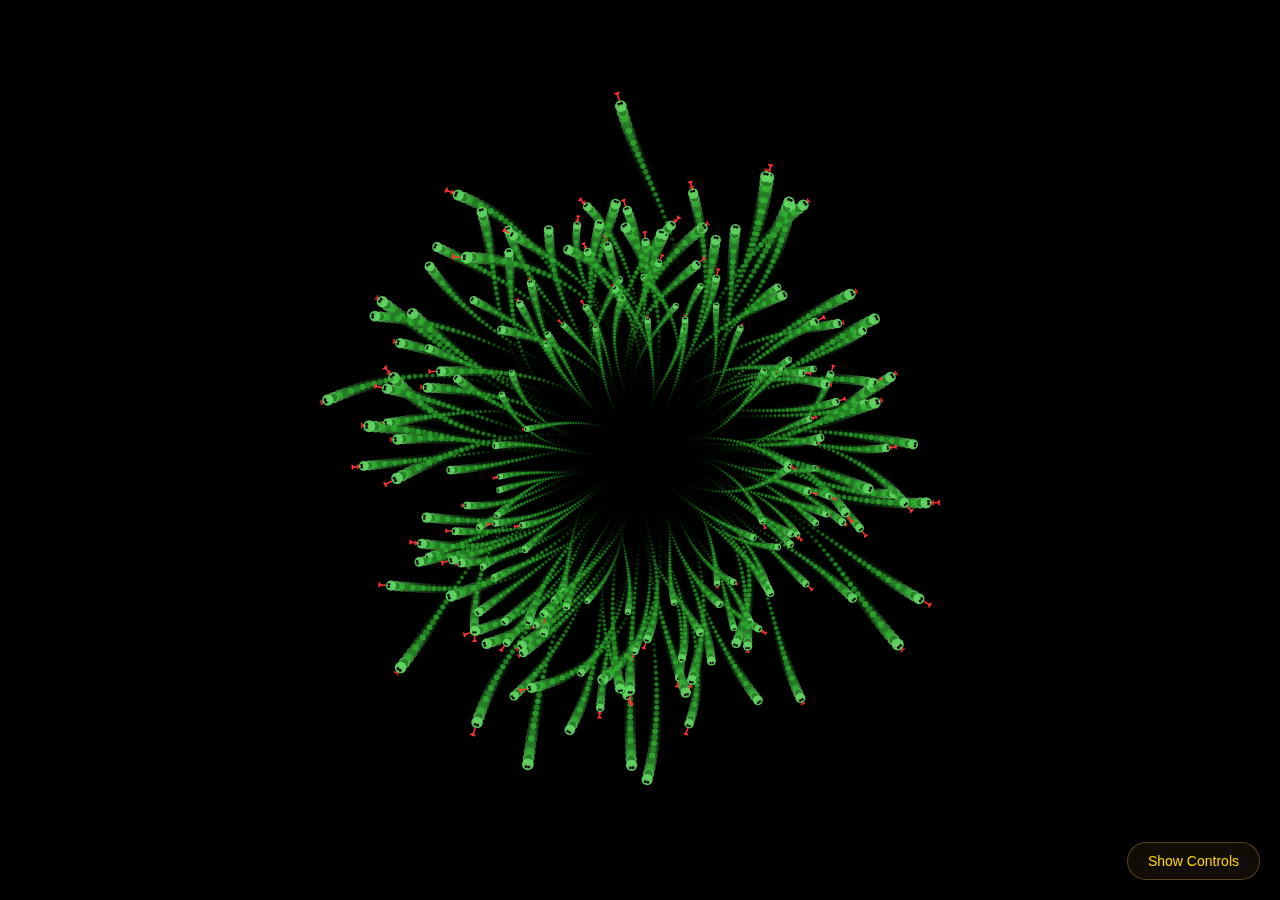
<file: Starfield Quest/index.html>
<!DOCTYPE html>
<html lang="en">
<head>
    <meta charset="UTF-8">
    <meta name="viewport" content="width=device-width, initial-scale=1.0">
    <title>Starfield Particle System</title>
    <style>
        * {
            margin: 0;
            padding: 0;
            box-sizing: border-box;
        }

        body {
            overflow: hidden;
            background: #000;
            font-family: 'Segoe UI', Tahoma, Geneva, Verdana, sans-serif;
        }

        canvas {
            display: block;
        }

        .controls {
            position: fixed;
            bottom: 20px;
            left: 50%;
            transform: translateX(-50%);
            background: rgba(20, 15, 5, 0.85);
            padding: 20px 30px;
            border-radius: 15px;
            border: 1px solid rgba(255, 200, 100, 0.3);
            backdrop-filter: blur(10px);
            display: flex;
            gap: 25px;
            flex-wrap: wrap;
            justify-content: center;
            max-width: 90vw;
            transition: opacity 0.3s, transform 0.3s;
        }

        .controls.hidden {
            opacity: 0;
            transform: translateX(-50%) translateY(100%);
            pointer-events: none;
        }

        .control-group {
            display: flex;
            flex-direction: column;
            align-items: center;
            min-width: 100px;
        }

        .control-group label {
            color: #ffd700;
            font-size: 12px;
            margin-bottom: 8px;
            text-transform: uppercase;
            letter-spacing: 1px;
        }

        .control-group input[type="range"] {
            width: 120px;
            height: 6px;
            -webkit-appearance: none;
            background: rgba(255, 200, 100, 0.3);
            border-radius: 3px;
            outline: none;
        }

        .control-group input[type="range"]::-webkit-slider-thumb {
            -webkit-appearance: none;
            width: 16px;
            height: 16px;
            background: #ffd700;
            border-radius: 50%;
            cursor: pointer;
            box-shadow: 0 0 10px rgba(255, 215, 0, 0.8);
        }

        .control-group .value {
            color: #fff;
            font-size: 14px;
            margin-top: 5px;
            font-weight: bold;
        }

        .toggle-btn {
            position: fixed;
            bottom: 20px;
            right: 20px;
            background: rgba(20, 15, 5, 0.85);
            border: 1px solid rgba(255, 200, 100, 0.3);
            color: #ffd700;
            padding: 10px 20px;
            border-radius: 25px;
            cursor: pointer;
            font-size: 14px;
            backdrop-filter: blur(10px);
            transition: background 0.3s;
        }

        .toggle-btn:hover {
            background: rgba(40, 30, 10, 0.9);
        }
    </style>
</head>
<body>
    <canvas id="starfield"></canvas>

    <div class="controls hidden" id="controls">
        <div class="control-group">
            <label>Speed</label>
            <input type="range" id="speed" min="1" max="20" value="5">
            <span class="value" id="speedValue">5</span>
        </div>
        <div class="control-group">
            <label>Trail Length</label>
            <input type="range" id="trailLength" min="1" max="50" value="20">
            <span class="value" id="trailLengthValue">20</span>
        </div>
    </div>

    <button class="toggle-btn" id="toggleBtn">Show Controls</button>

    <script>
        const canvas = document.getElementById('starfield');
        const ctx = canvas.getContext('2d');

        // Set canvas size
        function resizeCanvas() {
            canvas.width = window.innerWidth;
            canvas.height = window.innerHeight;
        }
        resizeCanvas();
        window.addEventListener('resize', resizeCanvas);

        // Parameters
        let params = {
            starCount: 200,
            speed: 5,
            trailLength: 20,
            starSize: 2,
            brightness: 0.9
        };

        // Star class
        class Star {
            constructor() {
                this.reset();
            }

            reset() {
                // Start from center
                this.x = canvas.width / 2;
                this.y = canvas.height / 2;

                // Random angle for direction
                this.angle = Math.random() * Math.PI * 2;

                // Random speed multiplier for depth effect
                this.speedMultiplier = Math.random() * 0.5 + 0.5;

                // Slither parameters
                this.slitherSpeed = Math.random() * 0.05 + 0.02;
                this.slitherAmount = Math.random() * 0.03 + 0.01;
                this.time = Math.random() * Math.PI * 2;

                this.vx = Math.cos(this.angle) * this.speedMultiplier;
                this.vy = Math.sin(this.angle) * this.speedMultiplier;

                // Trail history
                this.trail = [];

                // Random initial distance from center for spread
                const initialDist = Math.random() * 100;
                this.x += this.vx * initialDist;
                this.y += this.vy * initialDist;
            }

            update() {
                // Store position in trail
                this.trail.push({ x: this.x, y: this.y });

                // Limit trail length
                if (this.trail.length > params.trailLength) {
                    this.trail.shift();
                }

                // Update time for slithering motion
                this.time += this.slitherSpeed;

                // Add sinusoidal curve to the angle for slithering
                this.angle += Math.sin(this.time) * this.slitherAmount;

                // Update velocity based on new angle
                this.vx = Math.cos(this.angle) * this.speedMultiplier;
                this.vy = Math.sin(this.angle) * this.speedMultiplier;

                // Move snake outward with acceleration effect
                const distFromCenter = Math.sqrt(
                    Math.pow(this.x - canvas.width / 2, 2) +
                    Math.pow(this.y - canvas.height / 2, 2)
                );
                const acceleration = 1 + distFromCenter * 0.001;

                this.x += this.vx * params.speed * acceleration;
                this.y += this.vy * params.speed * acceleration;

                // Reset if out of bounds
                if (this.x < 0 || this.x > canvas.width ||
                    this.y < 0 || this.y > canvas.height) {
                    this.reset();
                }
            }

            draw() {
                // Draw snake body (segmented trail)
                if (this.trail.length > 1) {
                    for (let i = 0; i < this.trail.length; i++) {
                        const progress = i / this.trail.length;
                        // Body gets thicker toward the head
                        const size = (0.3 + progress * 0.7) * params.starSize * this.speedMultiplier * 2;
                        const alpha = (0.4 + progress * 0.6) * params.brightness;

                        // Alternating scale pattern
                        const scaleShade = (i % 2 === 0) ? 1 : 0.7;

                        ctx.beginPath();
                        ctx.arc(this.trail[i].x, this.trail[i].y, size, 0, Math.PI * 2);
                        ctx.fillStyle = `rgba(${Math.floor(50 * scaleShade)}, ${Math.floor(180 * scaleShade)}, ${Math.floor(50 * scaleShade)}, ${alpha})`;
                        ctx.fill();
                    }
                }

                // Draw snake head (larger, brighter)
                const headSize = params.starSize * this.speedMultiplier * 3;
                ctx.beginPath();
                ctx.arc(this.x, this.y, headSize, 0, Math.PI * 2);
                ctx.fillStyle = `rgba(100, 220, 100, ${params.brightness})`;
                ctx.fill();

                // Draw eyes
                const angle = this.angle;
                const eyeOffset = headSize * 0.5;
                const eyeSize = headSize * 0.25;

                // Left eye
                const leftEyeX = this.x + Math.cos(angle - 0.5) * eyeOffset;
                const leftEyeY = this.y + Math.sin(angle - 0.5) * eyeOffset;
                ctx.beginPath();
                ctx.arc(leftEyeX, leftEyeY, eyeSize, 0, Math.PI * 2);
                ctx.fillStyle = '#000';
                ctx.fill();

                // Right eye
                const rightEyeX = this.x + Math.cos(angle + 0.5) * eyeOffset;
                const rightEyeY = this.y + Math.sin(angle + 0.5) * eyeOffset;
                ctx.beginPath();
                ctx.arc(rightEyeX, rightEyeY, eyeSize, 0, Math.PI * 2);
                ctx.fillStyle = '#000';
                ctx.fill();

                // Forked tongue (occasionally flickers)
                if (Math.random() > 0.7) {
                    const tongueLength = headSize * 1.5;
                    const tongueX = this.x + Math.cos(angle) * headSize;
                    const tongueY = this.y + Math.sin(angle) * headSize;

                    ctx.strokeStyle = '#ff3333';
                    ctx.lineWidth = 1.5;
                    ctx.beginPath();
                    ctx.moveTo(tongueX, tongueY);
                    ctx.lineTo(tongueX + Math.cos(angle) * tongueLength, tongueY + Math.sin(angle) * tongueLength);
                    // Fork
                    ctx.moveTo(tongueX + Math.cos(angle) * tongueLength * 0.7, tongueY + Math.sin(angle) * tongueLength * 0.7);
                    ctx.lineTo(tongueX + Math.cos(angle - 0.3) * tongueLength, tongueY + Math.sin(angle - 0.3) * tongueLength);
                    ctx.moveTo(tongueX + Math.cos(angle) * tongueLength * 0.7, tongueY + Math.sin(angle) * tongueLength * 0.7);
                    ctx.lineTo(tongueX + Math.cos(angle + 0.3) * tongueLength, tongueY + Math.sin(angle + 0.3) * tongueLength);
                    ctx.stroke();
                }
            }
        }

        // Create stars
        let stars = [];
        function initStars() {
            stars = [];
            for (let i = 0; i < params.starCount; i++) {
                stars.push(new Star());
            }
        }
        initStars();

        // Animation loop
        function animate() {
            // Create trail effect with black background
            ctx.fillStyle = 'rgba(0, 0, 0, 0.2)';
            ctx.fillRect(0, 0, canvas.width, canvas.height);

            // Update and draw stars
            stars.forEach(star => {
                star.update();
                star.draw();
            });

            requestAnimationFrame(animate);
        }
        animate();

        // Control handlers
        const controls = {
            speed: document.getElementById('speed'),
            trailLength: document.getElementById('trailLength')
        };

        const values = {
            speed: document.getElementById('speedValue'),
            trailLength: document.getElementById('trailLengthValue')
        };

        controls.speed.addEventListener('input', (e) => {
            params.speed = parseInt(e.target.value);
            values.speed.textContent = params.speed;
        });

        controls.trailLength.addEventListener('input', (e) => {
            params.trailLength = parseInt(e.target.value);
            values.trailLength.textContent = params.trailLength;
        });

        // Toggle controls visibility
        const toggleBtn = document.getElementById('toggleBtn');
        const controlsPanel = document.getElementById('controls');

        toggleBtn.addEventListener('click', () => {
            controlsPanel.classList.toggle('hidden');
            toggleBtn.textContent = controlsPanel.classList.contains('hidden')
                ? 'Show Controls'
                : 'Hide Controls';
        });
    </script>
</body>
</html>
</file>
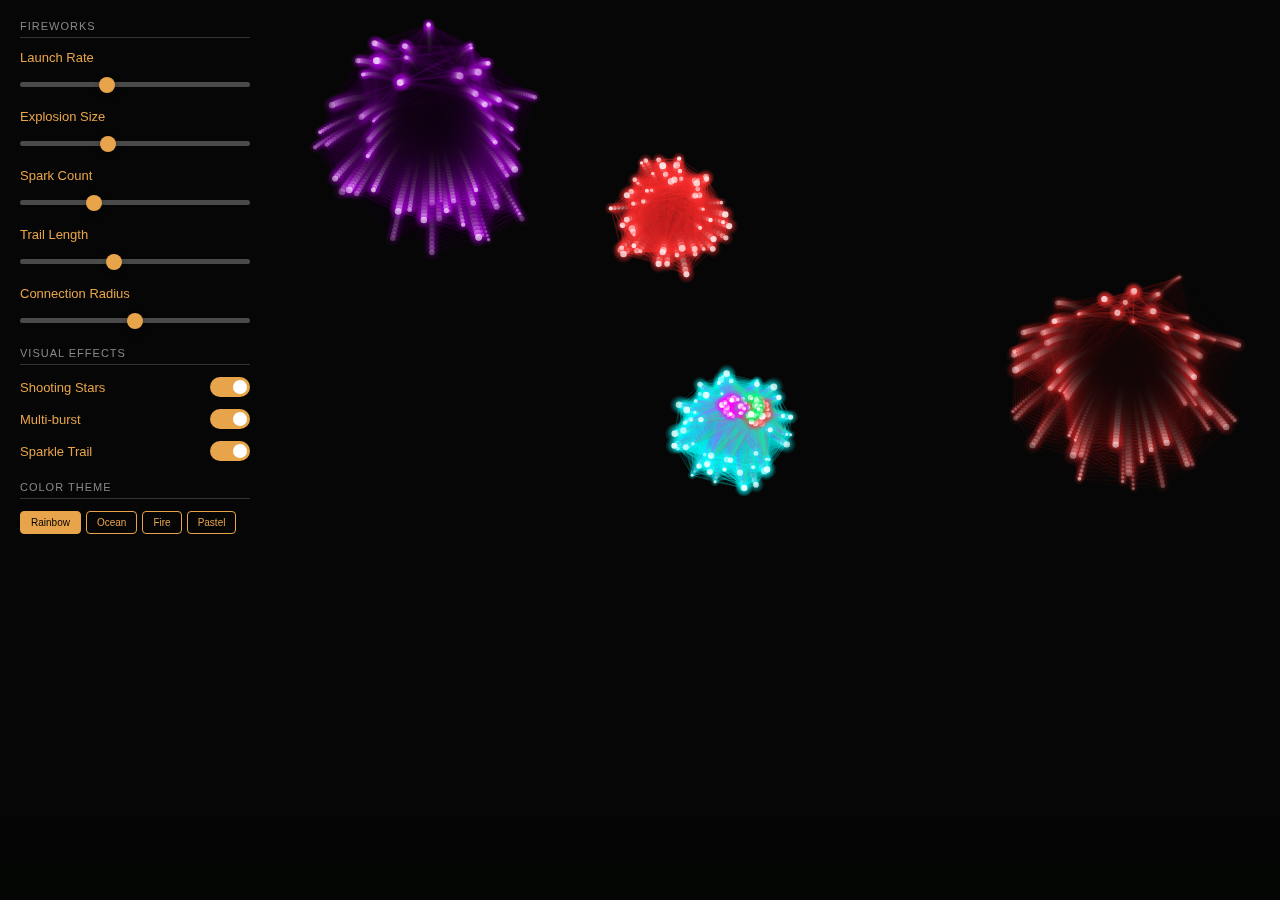
<file: stellar-web/index.html>
<!DOCTYPE html>
<html lang="en">
<head>
    <meta charset="UTF-8">
    <meta name="viewport" content="width=device-width, initial-scale=1.0">
    <title>Stellar Web - Firework Show</title>
    <style>
        * {
            margin: 0;
            padding: 0;
            box-sizing: border-box;
        }

        body {
            font-family: -apple-system, BlinkMacSystemFont, 'Segoe UI', Roboto, sans-serif;
            background: #000;
            overflow: hidden;
            color: #fff;
        }

        #canvas {
            position: fixed;
            top: 0;
            left: 0;
            width: 100vw;
            height: 100vh;
            display: block;
        }

        .controls {
            position: fixed;
            top: 20px;
            left: 20px;
            z-index: 100;
            width: 240px;
            max-height: calc(100vh - 40px);
            overflow-y: auto;
            padding-right: 10px;
        }

        .controls::-webkit-scrollbar {
            width: 4px;
        }

        .controls::-webkit-scrollbar-thumb {
            background: #e8a44a;
            border-radius: 2px;
        }

        .section-title {
            font-size: 11px;
            color: #888;
            text-transform: uppercase;
            letter-spacing: 1px;
            margin-bottom: 12px;
            margin-top: 20px;
            border-bottom: 1px solid #333;
            padding-bottom: 5px;
        }

        .section-title:first-child {
            margin-top: 0;
        }

        .control-group {
            margin-bottom: 18px;
        }

        .control-group label {
            display: block;
            font-size: 13px;
            font-weight: 500;
            color: #e8a44a;
            margin-bottom: 8px;
        }

        .control-group input[type="range"] {
            width: 100%;
            height: 5px;
            border-radius: 3px;
            background: #4a4a4a;
            -webkit-appearance: none;
            appearance: none;
            cursor: pointer;
        }

        .control-group input[type="range"]::-webkit-slider-thumb {
            -webkit-appearance: none;
            width: 16px;
            height: 16px;
            border-radius: 50%;
            background: #e8a44a;
            cursor: pointer;
            box-shadow: 0 2px 6px rgba(0, 0, 0, 0.3);
        }

        .button-group {
            display: flex;
            flex-wrap: wrap;
            gap: 5px;
            margin-bottom: 15px;
        }

        .theme-btn {
            padding: 5px 10px;
            border: 1px solid #e8a44a;
            background: transparent;
            color: #e8a44a;
            border-radius: 4px;
            cursor: pointer;
            font-size: 10px;
            transition: all 0.2s;
        }

        .theme-btn:hover {
            background: rgba(232, 164, 74, 0.2);
        }

        .theme-btn.active {
            background: #e8a44a;
            color: #000;
        }

        .toggle-group {
            display: flex;
            align-items: center;
            justify-content: space-between;
            margin-bottom: 12px;
        }

        .toggle-group label {
            font-size: 13px;
            color: #e8a44a;
        }

        .toggle {
            position: relative;
            width: 40px;
            height: 20px;
        }

        .toggle input {
            opacity: 0;
            width: 0;
            height: 0;
        }

        .toggle-slider {
            position: absolute;
            cursor: pointer;
            top: 0;
            left: 0;
            right: 0;
            bottom: 0;
            background-color: #4a4a4a;
            transition: 0.3s;
            border-radius: 20px;
        }

        .toggle-slider:before {
            position: absolute;
            content: "";
            height: 14px;
            width: 14px;
            left: 3px;
            bottom: 3px;
            background-color: white;
            transition: 0.3s;
            border-radius: 50%;
        }

        .toggle input:checked + .toggle-slider {
            background-color: #e8a44a;
        }

        .toggle input:checked + .toggle-slider:before {
            transform: translateX(20px);
        }
    </style>
</head>
<body>
    <canvas id="canvas"></canvas>

    <div class="controls">
        <div class="section-title">Fireworks</div>
        <div class="control-group">
            <label>Launch Rate</label>
            <input type="range" id="launchRate" min="1" max="20" value="8">
        </div>
        <div class="control-group">
            <label>Explosion Size</label>
            <input type="range" id="explosionSize" min="20" max="100" value="50">
        </div>
        <div class="control-group">
            <label>Spark Count</label>
            <input type="range" id="sparkCount" min="20" max="150" value="60">
        </div>
        <div class="control-group">
            <label>Trail Length</label>
            <input type="range" id="trailLength" min="5" max="30" value="15">
        </div>
        <div class="control-group">
            <label>Connection Radius</label>
            <input type="range" id="connectionRadius" min="0" max="200" value="100">
        </div>

        <div class="section-title">Visual Effects</div>
        <div class="toggle-group">
            <label>Shooting Stars</label>
            <label class="toggle">
                <input type="checkbox" id="shootingStars" checked>
                <span class="toggle-slider"></span>
            </label>
        </div>
        <div class="toggle-group">
            <label>Multi-burst</label>
            <label class="toggle">
                <input type="checkbox" id="multiBurst" checked>
                <span class="toggle-slider"></span>
            </label>
        </div>
        <div class="toggle-group">
            <label>Sparkle Trail</label>
            <label class="toggle">
                <input type="checkbox" id="sparkleTrail" checked>
                <span class="toggle-slider"></span>
            </label>
        </div>

        <div class="section-title">Color Theme</div>
        <div class="button-group">
            <button class="theme-btn active" data-theme="rainbow">Rainbow</button>
            <button class="theme-btn" data-theme="ocean">Ocean</button>
            <button class="theme-btn" data-theme="fire">Fire</button>
            <button class="theme-btn" data-theme="pastel">Pastel</button>
        </div>
    </div>

    <script>
        const canvas = document.getElementById('canvas');
        const ctx = canvas.getContext('2d');

        function resizeCanvas() {
            canvas.width = window.innerWidth;
            canvas.height = window.innerHeight;
        }
        resizeCanvas();
        window.addEventListener('resize', resizeCanvas);

        // Settings
        let settings = {
            launchRate: 8,
            explosionSize: 50,
            sparkCount: 60,
            trailLength: 15,
            connectionRadius: 100,
            shootingStars: true,
            multiBurst: true,
            sparkleTrail: true,
            colorTheme: 'rainbow'
        };

        // Color themes
        const colorThemes = {
            rainbow: [
                { r: 255, g: 0, b: 100 },
                { r: 255, g: 50, b: 50 },
                { r: 255, g: 150, b: 0 },
                { r: 255, g: 255, b: 0 },
                { r: 0, g: 255, b: 100 },
                { r: 0, g: 255, b: 255 },
                { r: 100, g: 100, b: 255 },
                { r: 200, g: 0, b: 255 },
                { r: 255, g: 0, b: 255 },
            ],
            ocean: [
                { r: 0, g: 100, b: 150 },
                { r: 0, g: 150, b: 200 },
                { r: 0, g: 200, b: 255 },
                { r: 100, g: 220, b: 255 },
                { r: 0, g: 255, b: 200 },
                { r: 50, g: 150, b: 180 },
            ],
            fire: [
                { r: 255, g: 50, b: 0 },
                { r: 255, g: 100, b: 0 },
                { r: 255, g: 150, b: 0 },
                { r: 255, g: 200, b: 50 },
                { r: 255, g: 255, b: 100 },
                { r: 200, g: 50, b: 0 },
            ],
            pastel: [
                { r: 255, g: 182, b: 193 },
                { r: 255, g: 218, b: 185 },
                { r: 255, g: 255, b: 186 },
                { r: 186, g: 255, b: 201 },
                { r: 186, g: 225, b: 255 },
                { r: 221, g: 186, b: 255 },
            ]
        };

        function getColors() {
            return colorThemes[settings.colorTheme];
        }

        function getRandomColor() {
            const colors = getColors();
            return colors[Math.floor(Math.random() * colors.length)];
        }

        // Launching firework rocket
        class Rocket {
            constructor(x) {
                this.x = x || Math.random() * canvas.width;
                this.y = canvas.height;
                this.targetY = canvas.height * (0.15 + Math.random() * 0.4);
                this.vy = -(8 + Math.random() * 4);
                this.vx = (Math.random() - 0.5) * 2;
                this.color = getRandomColor();
                this.trail = [];
                this.exploded = false;
                this.size = 3;
            }

            update() {
                // Add to trail
                if (settings.sparkleTrail) {
                    this.trail.push({
                        x: this.x,
                        y: this.y,
                        life: 1.0,
                        vx: (Math.random() - 0.5) * 0.5,
                        vy: Math.random() * 0.5
                    });
                    if (this.trail.length > settings.trailLength) {
                        this.trail.shift();
                    }
                }

                // Update trail particles
                this.trail.forEach(t => {
                    t.x += t.vx;
                    t.y += t.vy;
                    t.life -= 0.05;
                });
                this.trail = this.trail.filter(t => t.life > 0);

                // Move rocket
                this.x += this.vx;
                this.y += this.vy;
                this.vy += 0.05; // Slow down as it rises

                // Check if should explode
                if (this.y <= this.targetY || this.vy >= 0) {
                    this.exploded = true;
                }
            }

            draw() {
                const c = this.color;

                // Draw trail
                this.trail.forEach((t, i) => {
                    const alpha = t.life * 0.8;
                    const size = t.life * 2;

                    ctx.beginPath();
                    ctx.arc(t.x, t.y, size, 0, Math.PI * 2);
                    ctx.fillStyle = `rgba(${c.r}, ${c.g}, ${c.b}, ${alpha})`;
                    ctx.fill();
                });

                // Draw rocket head
                ctx.beginPath();
                ctx.arc(this.x, this.y, this.size, 0, Math.PI * 2);
                ctx.fillStyle = `rgba(255, 255, 255, 1)`;
                ctx.fill();

                // Glow
                const gradient = ctx.createRadialGradient(
                    this.x, this.y, 0,
                    this.x, this.y, this.size * 4
                );
                gradient.addColorStop(0, `rgba(${c.r}, ${c.g}, ${c.b}, 0.8)`);
                gradient.addColorStop(1, `rgba(${c.r}, ${c.g}, ${c.b}, 0)`);
                ctx.beginPath();
                ctx.arc(this.x, this.y, this.size * 4, 0, Math.PI * 2);
                ctx.fillStyle = gradient;
                ctx.fill();
            }
        }

        // Explosion spark
        class Spark {
            constructor(x, y, color, speed) {
                this.x = x;
                this.y = y;
                const angle = Math.random() * Math.PI * 2;
                const spd = speed * (0.5 + Math.random() * 0.5);
                this.vx = Math.cos(angle) * spd;
                this.vy = Math.sin(angle) * spd;
                this.color = color;
                this.life = 1.0;
                this.decay = 0.01 + Math.random() * 0.015;
                this.size = 1.5 + Math.random() * 2;
                this.trail = [];
            }

            update() {
                // Trail
                this.trail.push({ x: this.x, y: this.y, life: 0.5 });
                if (this.trail.length > 8) this.trail.shift();
                this.trail.forEach(t => t.life -= 0.08);
                this.trail = this.trail.filter(t => t.life > 0);

                this.x += this.vx;
                this.y += this.vy;
                this.vy += 0.08; // Gravity
                this.vx *= 0.98;
                this.vy *= 0.98;
                this.life -= this.decay;
            }

            draw() {
                const c = this.color;
                const alpha = this.life;

                // Trail
                this.trail.forEach(t => {
                    ctx.beginPath();
                    ctx.arc(t.x, t.y, this.size * 0.5 * t.life, 0, Math.PI * 2);
                    ctx.fillStyle = `rgba(${c.r}, ${c.g}, ${c.b}, ${t.life * alpha * 0.5})`;
                    ctx.fill();
                });

                // Glow
                ctx.beginPath();
                ctx.arc(this.x, this.y, this.size * 3, 0, Math.PI * 2);
                const gradient = ctx.createRadialGradient(
                    this.x, this.y, 0,
                    this.x, this.y, this.size * 3
                );
                gradient.addColorStop(0, `rgba(${c.r}, ${c.g}, ${c.b}, ${alpha * 0.8})`);
                gradient.addColorStop(1, `rgba(${c.r}, ${c.g}, ${c.b}, 0)`);
                ctx.fillStyle = gradient;
                ctx.fill();

                // Core
                ctx.beginPath();
                ctx.arc(this.x, this.y, this.size, 0, Math.PI * 2);
                ctx.fillStyle = `rgba(255, 255, 255, ${alpha})`;
                ctx.fill();
            }
        }

        // Explosion
        class Explosion {
            constructor(x, y, color) {
                this.sparks = [];
                const count = settings.sparkCount;
                const speed = settings.explosionSize / 10;

                for (let i = 0; i < count; i++) {
                    this.sparks.push(new Spark(x, y, color, speed));
                }

                // Multi-burst: add secondary smaller explosions
                if (settings.multiBurst && Math.random() > 0.5) {
                    setTimeout(() => {
                        const colors = getColors();
                        for (let i = 0; i < 3; i++) {
                            const offsetX = (Math.random() - 0.5) * 60;
                            const offsetY = (Math.random() - 0.5) * 60;
                            const newColor = colors[Math.floor(Math.random() * colors.length)];
                            for (let j = 0; j < count / 3; j++) {
                                this.sparks.push(new Spark(x + offsetX, y + offsetY, newColor, speed * 0.6));
                            }
                        }
                    }, 150);
                }
            }

            update() {
                this.sparks.forEach(s => s.update());
                this.sparks = this.sparks.filter(s => s.life > 0);
            }

            draw() {
                this.sparks.forEach(s => s.draw());
            }

            drawConnections() {
                if (settings.connectionRadius <= 0) return;

                const radius = settings.connectionRadius;

                for (let i = 0; i < this.sparks.length; i++) {
                    for (let j = i + 1; j < this.sparks.length; j++) {
                        const s1 = this.sparks[i];
                        const s2 = this.sparks[j];

                        const dx = s2.x - s1.x;
                        const dy = s2.y - s1.y;
                        const distance = Math.sqrt(dx * dx + dy * dy);

                        if (distance < radius) {
                            const alpha = (1 - distance / radius) * Math.min(s1.life, s2.life) * 0.3;
                            const c1 = s1.color;
                            const c2 = s2.color;
                            const avgR = (c1.r + c2.r) / 2;
                            const avgG = (c1.g + c2.g) / 2;
                            const avgB = (c1.b + c2.b) / 2;

                            ctx.beginPath();
                            ctx.moveTo(s1.x, s1.y);
                            ctx.lineTo(s2.x, s2.y);
                            ctx.strokeStyle = `rgba(${avgR}, ${avgG}, ${avgB}, ${alpha})`;
                            ctx.lineWidth = 1;
                            ctx.stroke();
                        }
                    }
                }
            }

            isDead() {
                return this.sparks.length === 0;
            }
        }

        // Shooting star
        class ShootingStar {
            constructor() {
                this.x = Math.random() * canvas.width;
                this.y = Math.random() * canvas.height * 0.3;
                const angle = Math.PI / 4 + (Math.random() - 0.5) * 0.5;
                const speed = 15 + Math.random() * 10;
                this.vx = Math.cos(angle) * speed;
                this.vy = Math.sin(angle) * speed;
                this.life = 1.0;
                this.trail = [];
                this.color = getRandomColor();
            }

            update() {
                this.trail.push({ x: this.x, y: this.y, life: 1.0 });
                if (this.trail.length > 20) this.trail.shift();
                this.trail.forEach(t => t.life -= 0.05);
                this.trail = this.trail.filter(t => t.life > 0);

                this.x += this.vx;
                this.y += this.vy;
                this.life -= 0.02;
            }

            draw() {
                const c = this.color;

                for (let i = 1; i < this.trail.length; i++) {
                    const t = this.trail[i];
                    const prev = this.trail[i - 1];
                    ctx.beginPath();
                    ctx.moveTo(prev.x, prev.y);
                    ctx.lineTo(t.x, t.y);
                    ctx.strokeStyle = `rgba(${c.r}, ${c.g}, ${c.b}, ${t.life * 0.8})`;
                    ctx.lineWidth = 2 * t.life;
                    ctx.stroke();
                }

                ctx.beginPath();
                ctx.arc(this.x, this.y, 3, 0, Math.PI * 2);
                ctx.fillStyle = `rgba(255, 255, 255, ${this.life})`;
                ctx.fill();
            }

            isDead() {
                return this.life <= 0 || this.x > canvas.width || this.y > canvas.height;
            }
        }

        let rockets = [];
        let explosions = [];
        let shootingStars = [];
        let launchTimer = 0;
        let shootingStarTimer = 0;

        // Draw initial background
        drawCloudySky();

        // Click to create explosions
        canvas.addEventListener('click', (e) => {
            explosions.push(new Explosion(e.clientX, e.clientY, getRandomColor()));
            explosions.push(new Explosion(e.clientX + (Math.random() - 0.5) * 80, e.clientY + (Math.random() - 0.5) * 80, getRandomColor()));
            explosions.push(new Explosion(e.clientX + (Math.random() - 0.5) * 80, e.clientY + (Math.random() - 0.5) * 80, getRandomColor()));
        });

        // Draw cloudy sky background
        function drawCloudySky() {
            // Dark green gradient sky
            const skyGradient = ctx.createLinearGradient(0, 0, 0, canvas.height);
            skyGradient.addColorStop(0, '#0a1a0a');
            skyGradient.addColorStop(0.3, '#0d2010');
            skyGradient.addColorStop(0.6, '#081508');
            skyGradient.addColorStop(1, '#040a04');
            ctx.fillStyle = skyGradient;
            ctx.fillRect(0, 0, canvas.width, canvas.height);

            // Add subtle clouds
            const time = Date.now() * 0.00005;
            ctx.globalAlpha = 0.08;
            for (let i = 0; i < 8; i++) {
                const x = ((i * 200 + time * 50) % (canvas.width + 400)) - 200;
                const y = 50 + i * 60 + Math.sin(time + i) * 20;
                const width = 200 + Math.sin(i) * 80;
                const height = 40 + Math.cos(i) * 20;

                const cloudGradient = ctx.createRadialGradient(x, y, 0, x, y, width);
                cloudGradient.addColorStop(0, '#1a3a1a');
                cloudGradient.addColorStop(0.5, '#0d200d');
                cloudGradient.addColorStop(1, 'transparent');
                ctx.fillStyle = cloudGradient;
                ctx.beginPath();
                ctx.ellipse(x, y, width, height, 0, 0, Math.PI * 2);
                ctx.fill();
            }
            ctx.globalAlpha = 1;
        }

        function animate() {
            // Fade with dark green
            ctx.fillStyle = 'rgba(4, 10, 4, 0.15)';
            ctx.fillRect(0, 0, canvas.width, canvas.height);

            // Occasionally redraw clouds for depth
            if (Math.random() < 0.01) {
                drawCloudySky();
            }

            // Auto spawn explosions
            launchTimer++;
            if (launchTimer > (25 - settings.launchRate)) {
                const x = Math.random() * canvas.width;
                const y = Math.random() * canvas.height * 0.7 + canvas.height * 0.1;
                explosions.push(new Explosion(x, y, getRandomColor()));
                if (Math.random() > 0.6) {
                    const x2 = Math.random() * canvas.width;
                    const y2 = Math.random() * canvas.height * 0.7 + canvas.height * 0.1;
                    explosions.push(new Explosion(x2, y2, getRandomColor()));
                }
                launchTimer = 0;
            }

            // Shooting stars
            if (settings.shootingStars) {
                shootingStarTimer++;
                if (shootingStarTimer > 60 && Math.random() < 0.02) {
                    shootingStars.push(new ShootingStar());
                    shootingStarTimer = 0;
                }
            }

            // Update and draw shooting stars
            shootingStars.forEach(star => {
                star.update();
                star.draw();
            });
            shootingStars = shootingStars.filter(star => !star.isDead());

            // Update and draw explosions
            explosions.forEach(exp => {
                exp.update();
                exp.drawConnections();
                exp.draw();
            });
            explosions = explosions.filter(exp => !exp.isDead());

            requestAnimationFrame(animate);
        }

        animate();

        // Controls
        document.getElementById('launchRate').addEventListener('input', (e) => {
            settings.launchRate = parseInt(e.target.value);
        });

        document.getElementById('explosionSize').addEventListener('input', (e) => {
            settings.explosionSize = parseInt(e.target.value);
        });

        document.getElementById('sparkCount').addEventListener('input', (e) => {
            settings.sparkCount = parseInt(e.target.value);
        });

        document.getElementById('trailLength').addEventListener('input', (e) => {
            settings.trailLength = parseInt(e.target.value);
        });

        document.getElementById('connectionRadius').addEventListener('input', (e) => {
            settings.connectionRadius = parseInt(e.target.value);
        });

        document.getElementById('shootingStars').addEventListener('change', (e) => {
            settings.shootingStars = e.target.checked;
        });

        document.getElementById('multiBurst').addEventListener('change', (e) => {
            settings.multiBurst = e.target.checked;
        });

        document.getElementById('sparkleTrail').addEventListener('change', (e) => {
            settings.sparkleTrail = e.target.checked;
        });

        // Theme buttons
        document.querySelectorAll('.theme-btn').forEach(btn => {
            btn.addEventListener('click', () => {
                document.querySelectorAll('.theme-btn').forEach(b => b.classList.remove('active'));
                btn.classList.add('active');
                settings.colorTheme = btn.dataset.theme;
            });
        });
    </script>
</body>
</html>
</file>
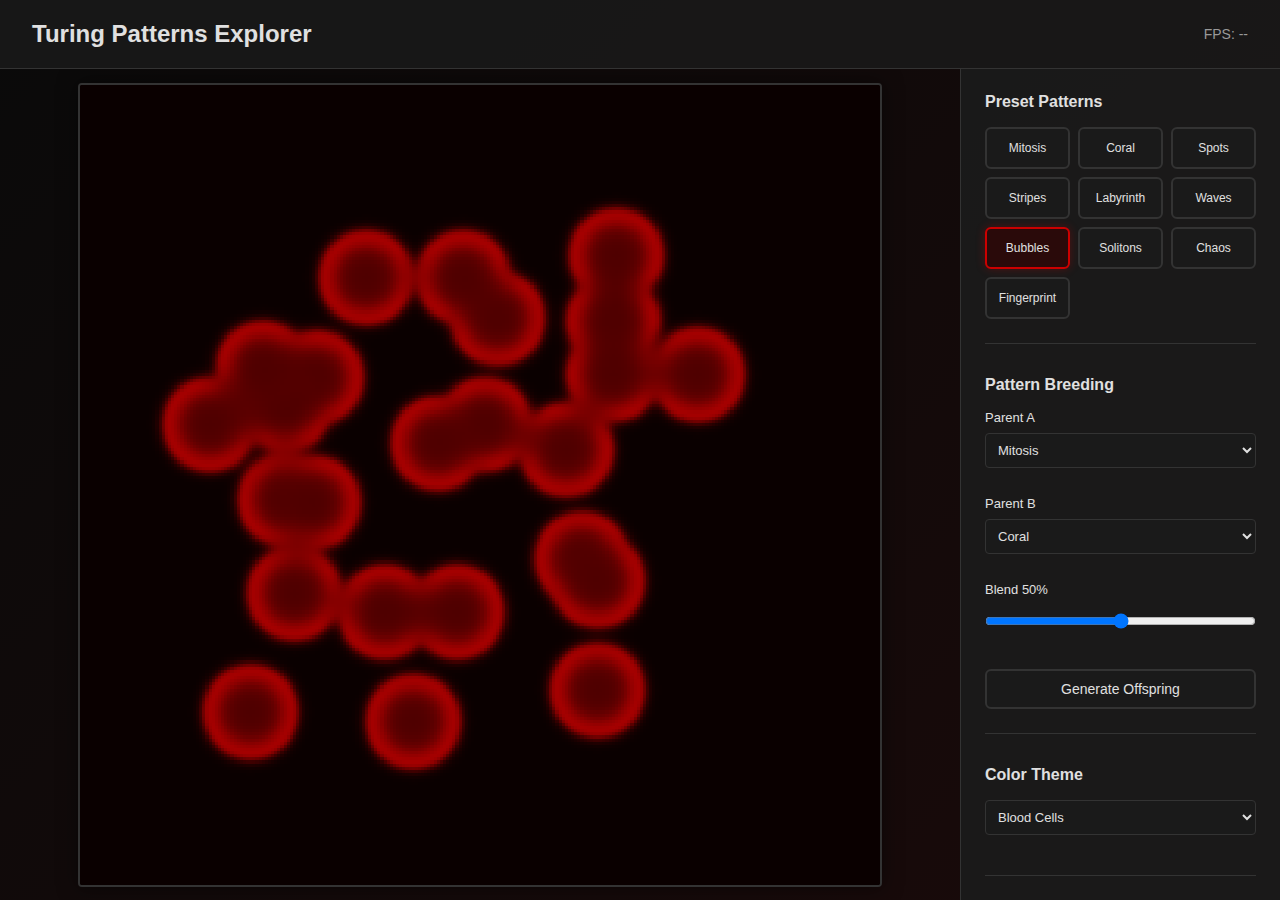
<file: Turing-Patterns-Explorer/index.html>
<!DOCTYPE html>
<html lang="en">
<head>
    <meta charset="UTF-8">
    <meta name="viewport" content="width=device-width, initial-scale=1.0">
    <title>Turing Patterns Explorer - penguinpunter</title>
    <link rel="stylesheet" href="css/styles.css">
</head>
<body>
    <div class="container">
        <header>
            <h1>Turing Patterns Explorer</h1>
            <div class="header-info">
                <span id="fps-display">FPS: --</span>
            </div>
        </header>

        <div class="main-content">
            <div class="canvas-container">
                <canvas id="simulation-canvas"></canvas>
            </div>

            <div class="control-panel">
                <section class="control-section">
                    <h2>Preset Patterns</h2>
                    <div class="preset-grid">
                        <div class="preset-item" data-preset="0">Mitosis</div>
                        <div class="preset-item" data-preset="1">Coral</div>
                        <div class="preset-item" data-preset="2">Spots</div>
                        <div class="preset-item" data-preset="3">Stripes</div>
                        <div class="preset-item" data-preset="4">Labyrinth</div>
                        <div class="preset-item" data-preset="5">Waves</div>
                        <div class="preset-item active" data-preset="6">Bubbles</div>
                        <div class="preset-item" data-preset="7">Solitons</div>
                        <div class="preset-item" data-preset="8">Chaos</div>
                        <div class="preset-item" data-preset="9">Fingerprint</div>
                    </div>
                </section>

                <section class="control-section">
                    <h2>Pattern Breeding</h2>
                    <div class="breeding-controls">
                        <div class="control-group">
                            <label for="parent-a-select">Parent A</label>
                            <select id="parent-a-select"></select>
                        </div>
                        <div class="control-group">
                            <label for="parent-b-select">Parent B</label>
                            <select id="parent-b-select"></select>
                        </div>
                        <div class="control-group">
                            <label for="blend-slider">Blend <span id="blend-value">50%</span></label>
                            <input type="range" id="blend-slider" min="0" max="100" value="50">
                        </div>
                        <button id="breed-btn" class="control-btn">Generate Offspring</button>
                    </div>
                </section>

                <section class="control-section">
                    <h2>Color Theme</h2>
                    <div class="control-group">
                        <select id="theme-select">
                            <option value="Blood Cells" selected>Blood Cells</option>
                            <option value="Poison">Poison</option>
                            <option value="Bruise">Bruise</option>
                            <option value="Infected">Infected</option>
                            <option value="Coral Reef">Coral Reef</option>
                            <option value="Cells">Cells</option>
                            <option value="Foam">Foam</option>
                            <option value="Moss">Moss</option>
                        </select>
                    </div>
                </section>

                <section class="control-section">
                    <h2>Manual Parameters</h2>
                    <div class="control-group">
                        <label for="f-slider">Feed Rate (f): <span id="f-value">0.0380</span></label>
                        <input type="range" id="f-slider" min="0.010" max="0.100" step="0.001" value="0.0380">
                    </div>
                    <div class="control-group">
                        <label for="k-slider">Kill Rate (k): <span id="k-value">0.0610</span></label>
                        <input type="range" id="k-slider" min="0.045" max="0.070" step="0.001" value="0.0610">
                    </div>
                </section>

                <section class="control-section">
                    <h2>Simulation Controls</h2>
                    <div class="button-group">
                        <button id="play-pause-btn" class="control-btn">Pause</button>
                        <button id="reset-btn" class="control-btn">Reset</button>
                    </div>
                </section>

                <section class="control-section">
                    <h2>Export</h2>
                    <div class="export-controls">
                        <div class="control-group">
                            <label for="export-scale">Resolution</label>
                            <select id="export-scale">
                                <option value="1">1x (256x256)</option>
                                <option value="2">2x (512x512)</option>
                                <option value="4">4x (1024x1024)</option>
                            </select>
                        </div>
                        <button id="export-btn" class="control-btn">Export PNG</button>
                    </div>
                </section>

                <section class="control-section info-section">
                    <h3>How to Use</h3>
                    <p>Click or drag on the canvas to inject chemical B and create bleeding patterns.</p>
                    <p><strong>Keyboard Shortcuts:</strong></p>
                    <ul>
                        <li>Space: Play/Pause</li>
                        <li>R: Reset</li>
                        <li>E: Export</li>
                        <li>1-9: Load presets</li>
                    </ul>
                </section>
            </div>
        </div>
    </div>

    <!-- Load scripts in order -->
    <script src="js/presets.js"></script>
    <script src="js/simulation.js"></script>
    <script src="js/renderer.js"></script>
    <script src="js/breeding.js"></script>
    <script src="js/interaction.js"></script>
    <script src="js/controls.js"></script>
    <script src="js/export.js"></script>
    <script src="js/app.js"></script>
</body>
</html>
</file>
<file: portfolio.css>
* {
    margin: 0;
    padding: 0;
    box-sizing: border-box;
}

body {
    font-family: -apple-system, BlinkMacSystemFont, 'Segoe UI', Roboto, 'Helvetica Neue', Arial, sans-serif;
    background: linear-gradient(135deg, #667eea 0%, #764ba2 100%);
    min-height: 100vh;
    padding: 20px;
    color: #333;
}

.container {
    max-width: 1400px;
    margin: 0 auto;
}

/* Header */
header {
    text-align: center;
    padding: 60px 20px 40px;
    color: white;
}

header h1 {
    font-size: 4rem;
    font-weight: 700;
    margin-bottom: 10px;
    text-shadow: 2px 2px 8px rgba(0, 0, 0, 0.2);
    animation: fadeInDown 0.8s ease;
}

.tagline {
    font-size: 1.3rem;
    opacity: 0.95;
    font-weight: 300;
    animation: fadeInUp 0.8s ease;
}

/* Projects Grid */
.projects-grid {
    display: grid;
    grid-template-columns: repeat(auto-fit, minmax(350px, 1fr));
    gap: 30px;
    padding: 40px 20px;
    animation: fadeIn 1s ease;
}

/* Project Card */
.project-card {
    background: white;
    border-radius: 16px;
    overflow: hidden;
    text-decoration: none;
    color: inherit;
    box-shadow: 0 10px 30px rgba(0, 0, 0, 0.15);
    transition: all 0.3s cubic-bezier(0.4, 0, 0.2, 1);
    display: flex;
    flex-direction: column;
    position: relative;
}

.project-card:hover {
    transform: translateY(-8px);
    box-shadow: 0 20px 40px rgba(0, 0, 0, 0.25);
}

.project-card::before {
    content: '';
    position: absolute;
    top: 0;
    left: 0;
    right: 0;
    bottom: 0;
    background: linear-gradient(135deg, rgba(255,255,255,0.1) 0%, rgba(255,255,255,0) 100%);
    opacity: 0;
    transition: opacity 0.3s ease;
    pointer-events: none;
    border-radius: 16px;
}

.project-card:hover::before {
    opacity: 1;
}

.card-header {
    height: 160px;
    display: flex;
    align-items: center;
    justify-content: center;
    position: relative;
    overflow: hidden;
}

.card-header::after {
    content: '';
    position: absolute;
    top: 0;
    left: 0;
    right: 0;
    bottom: 0;
    background: rgba(0, 0, 0, 0.1);
    opacity: 0;
    transition: opacity 0.3s ease;
}

.project-card:hover .card-header::after {
    opacity: 1;
}

.icon {
    font-size: 4rem;
    filter: drop-shadow(2px 2px 4px rgba(0, 0, 0, 0.2));
    transition: transform 0.3s ease;
}

.project-card:hover .icon {
    transform: scale(1.1) rotate(5deg);
}

.card-content {
    padding: 24px;
    flex: 1;
    display: flex;
    flex-direction: column;
}

.card-content h2 {
    font-size: 1.5rem;
    margin-bottom: 12px;
    color: #1f2937;
    font-weight: 600;
}

.card-content p {
    color: #6b7280;
    line-height: 1.6;
    margin-bottom: 16px;
    flex: 1;
}

.tags {
    display: flex;
    flex-wrap: wrap;
    gap: 8px;
}

.tag {
    background: #f3f4f6;
    color: #4b5563;
    padding: 6px 12px;
    border-radius: 20px;
    font-size: 0.85rem;
    font-weight: 500;
    transition: all 0.2s ease;
}

.project-card:hover .tag {
    background: #e5e7eb;
    transform: translateY(-2px);
}

/* Footer */
footer {
    text-align: center;
    padding: 60px 20px 40px;
    color: white;
}

footer p {
    margin-bottom: 10px;
    opacity: 0.9;
}

.repo-link a {
    color: white;
    text-decoration: none;
    font-weight: 600;
    border-bottom: 2px solid rgba(255, 255, 255, 0.5);
    padding-bottom: 2px;
    transition: border-color 0.3s ease;
}

.repo-link a:hover {
    border-color: white;
}

/* Animations */
@keyframes fadeIn {
    from {
        opacity: 0;
    }
    to {
        opacity: 1;
    }
}

@keyframes fadeInDown {
    from {
        opacity: 0;
        transform: translateY(-30px);
    }
    to {
        opacity: 1;
        transform: translateY(0);
    }
}

@keyframes fadeInUp {
    from {
        opacity: 0;
        transform: translateY(30px);
    }
    to {
        opacity: 1;
        transform: translateY(0);
    }
}

/* Responsive */
@media (max-width: 768px) {
    header h1 {
        font-size: 2.5rem;
    }

    .tagline {
        font-size: 1.1rem;
    }

    .projects-grid {
        grid-template-columns: 1fr;
        gap: 20px;
        padding: 20px 10px;
    }

    .card-header {
        height: 120px;
    }

    .icon {
        font-size: 3rem;
    }
}

@media (max-width: 400px) {
    .projects-grid {
        grid-template-columns: 1fr;
    }
}
</file>
<file: boid/style.css>
* {
    margin: 0;
    padding: 0;
    box-sizing: border-box;
}

body {
    font-family: -apple-system, BlinkMacSystemFont, 'Segoe UI', Roboto, Oxygen, Ubuntu, Cantarell, sans-serif;
    background: #1a1a1a;
    color: #e0e0e0;
    padding: 20px;
}

.container {
    max-width: 1600px;
    margin: 0 auto;
}

h1 {
    text-align: center;
    margin-bottom: 20px;
    color: #4ade80;
    font-size: 2em;
}

.main-content {
    display: flex;
    gap: 20px;
    align-items: flex-start;
}

canvas {
    background: #0a0a0a;
    border: 2px solid #333;
    border-radius: 8px;
    cursor: crosshair;
    flex-shrink: 0;
}

.controls-panel {
    background: #252525;
    border: 2px solid #333;
    border-radius: 8px;
    padding: 20px;
    min-width: 320px;
    max-width: 400px;
}

.section {
    margin-bottom: 25px;
    padding-bottom: 20px;
    border-bottom: 1px solid #3a3a3a;
}

.section:last-child {
    border-bottom: none;
    margin-bottom: 0;
}

h2 {
    font-size: 1.2em;
    margin-bottom: 15px;
    color: #4ade80;
}

.control-group {
    margin-bottom: 15px;
}

.control-group label {
    display: block;
    margin-bottom: 5px;
    font-weight: 500;
    color: #b0b0b0;
}

.tooltip {
    display: block;
    font-size: 0.85em;
    color: #707070;
    font-weight: 400;
    margin-top: 2px;
}

input[type="range"] {
    width: calc(100% - 60px);
    height: 6px;
    background: #3a3a3a;
    outline: none;
    border-radius: 3px;
    -webkit-appearance: none;
    margin-right: 10px;
    vertical-align: middle;
}

input[type="range"]::-webkit-slider-thumb {
    -webkit-appearance: none;
    appearance: none;
    width: 18px;
    height: 18px;
    background: #4ade80;
    cursor: pointer;
    border-radius: 50%;
}

input[type="range"]::-moz-range-thumb {
    width: 18px;
    height: 18px;
    background: #4ade80;
    cursor: pointer;
    border-radius: 50%;
    border: none;
}

.value {
    display: inline-block;
    min-width: 45px;
    text-align: right;
    color: #4ade80;
    font-weight: 600;
    vertical-align: middle;
}

.preset-buttons {
    display: flex;
    flex-direction: column;
    gap: 10px;
}

button {
    background: #2a2a2a;
    color: #e0e0e0;
    border: 2px solid #4ade80;
    padding: 10px 20px;
    border-radius: 6px;
    cursor: pointer;
    font-size: 1em;
    font-weight: 500;
    transition: all 0.2s;
}

button:hover {
    background: #4ade80;
    color: #0a0a0a;
}

button:active {
    transform: scale(0.98);
}

.action-buttons {
    display: flex;
    gap: 10px;
    margin-bottom: 15px;
}

.action-buttons button {
    flex: 1;
}

.readouts {
    display: grid;
    grid-template-columns: 1fr 1fr;
    gap: 12px;
}

.readout {
    background: #1a1a1a;
    padding: 10px;
    border-radius: 6px;
    border: 1px solid #3a3a3a;
}

.readout .label {
    display: block;
    font-size: 0.85em;
    color: #707070;
    margin-bottom: 5px;
}

.readout .stat {
    display: block;
    font-size: 1.3em;
    color: #4ade80;
    font-weight: 600;
}

input[type="checkbox"] {
    width: 18px;
    height: 18px;
    margin-right: 8px;
    vertical-align: middle;
    cursor: pointer;
    accent-color: #4ade80;
}

@media (max-width: 1200px) {
    .main-content {
        flex-direction: column;
    }

    .controls-panel {
        max-width: none;
        width: 100%;
    }
}
</file>
<file: Gaboon-Viper/css/styles.css>
/* Gaboon Viper: Sahara Hunt - Styles */

* {
    margin: 0;
    padding: 0;
    box-sizing: border-box;
}

body {
    font-family: 'Segoe UI', Tahoma, Geneva, Verdana, sans-serif;
    background: linear-gradient(180deg, #87CEEB 0%, #F4A460 30%, #D4A574 60%, #C4956A 100%);
    min-height: 100vh;
    display: flex;
    justify-content: center;
    align-items: center;
    overflow: hidden;
}

#game-container {
    position: relative;
    width: 800px;
    height: 700px;
    background: linear-gradient(180deg, #E8D4B8 0%, #D4A574 50%, #C4956A 100%);
    border-radius: 10px;
    box-shadow: 0 10px 30px rgba(0, 0, 0, 0.3);
    overflow: hidden;
}

/* Canvas */
#game-canvas {
    display: block;
    background: linear-gradient(180deg, #E8D4B8 0%, #D4A574 100%);
    margin: 0 auto;
}

/* Menu Styles */
.menu {
    position: absolute;
    top: 0;
    left: 0;
    width: 100%;
    height: 100%;
    display: flex;
    justify-content: center;
    align-items: center;
    background: linear-gradient(180deg,
        rgba(135, 206, 235, 0.9) 0%,
        rgba(244, 164, 96, 0.95) 30%,
        rgba(212, 165, 116, 0.98) 60%,
        rgba(196, 149, 106, 1) 100%);
    z-index: 100;
}

.menu.hidden {
    display: none;
}

.menu-content {
    text-align: center;
    padding: 40px;
    background: rgba(139, 90, 43, 0.9);
    border-radius: 15px;
    border: 4px solid #DAA520;
    box-shadow: 0 5px 20px rgba(0, 0, 0, 0.4);
    max-width: 400px;
}

.game-title {
    font-size: 48px;
    color: #DAA520;
    text-shadow: 3px 3px 0 #4A3520, -1px -1px 0 #4A3520;
    margin-bottom: 5px;
    letter-spacing: 3px;
}

.game-subtitle {
    font-size: 24px;
    color: #E8D4B8;
    margin-bottom: 30px;
    font-style: italic;
}

.menu-buttons {
    display: flex;
    flex-direction: column;
    gap: 12px;
}

button {
    padding: 15px 40px;
    font-size: 18px;
    font-weight: bold;
    color: #4A3520;
    background: linear-gradient(180deg, #DAA520 0%, #B8860B 100%);
    border: 3px solid #8B6914;
    border-radius: 8px;
    cursor: pointer;
    transition: all 0.2s ease;
    text-transform: uppercase;
    letter-spacing: 1px;
}

button:hover {
    background: linear-gradient(180deg, #FFD700 0%, #DAA520 100%);
    transform: translateY(-2px);
    box-shadow: 0 4px 10px rgba(0, 0, 0, 0.3);
}

button:active {
    transform: translateY(0);
}

.back-btn {
    margin-top: 20px;
    padding: 10px 30px;
    font-size: 14px;
}

/* Level Select Grid */
.level-grid {
    display: grid;
    grid-template-columns: repeat(3, 1fr);
    gap: 10px;
    margin: 20px 0;
}

.level-btn {
    padding: 20px;
    font-size: 14px;
}

.level-btn.locked {
    opacity: 0.5;
    cursor: not-allowed;
    background: linear-gradient(180deg, #808080 0%, #606060 100%);
    border-color: #404040;
}

/* Settings */
.settings-group {
    display: flex;
    justify-content: space-between;
    align-items: center;
    margin: 15px 0;
    padding: 10px;
    background: rgba(0, 0, 0, 0.2);
    border-radius: 5px;
}

.settings-group label {
    color: #E8D4B8;
    font-size: 16px;
}

.settings-group input[type="range"] {
    width: 120px;
}

.settings-group select {
    padding: 5px 10px;
    font-size: 14px;
    border-radius: 5px;
}

/* Instructions */
.instructions {
    text-align: left;
    color: #E8D4B8;
    line-height: 1.8;
    padding: 10px;
}

.instructions hr {
    margin: 15px 0;
    border: none;
    border-top: 1px solid #DAA520;
}

/* HUD */
#game-hud {
    position: absolute;
    top: 0;
    left: 0;
    right: 0;
    padding: 10px 20px;
    background: rgba(74, 53, 32, 0.9);
    color: #DAA520;
    font-size: 18px;
    font-weight: bold;
    z-index: 50;
    display: flex;
    justify-content: space-between;
    align-items: center;
}

#game-hud.hidden {
    display: none;
}

.hud-top {
    display: flex;
    gap: 30px;
}

#hud-powerup {
    display: flex;
    align-items: center;
    gap: 8px;
    padding: 5px 15px;
    background: rgba(218, 165, 32, 0.3);
    border-radius: 20px;
}

#hud-powerup.hidden {
    display: none;
}

/* Controls Info */
#controls-info {
    position: absolute;
    bottom: 0;
    left: 0;
    right: 0;
    padding: 10px 20px;
    background: rgba(74, 53, 32, 0.9);
    color: #E8D4B8;
    font-size: 14px;
    display: flex;
    justify-content: space-between;
    z-index: 50;
}

#controls-info.hidden {
    display: none;
}

/* Scores List */
.scores-list {
    max-height: 300px;
    overflow-y: auto;
    margin: 20px 0;
}

.score-entry {
    display: flex;
    justify-content: space-between;
    padding: 10px;
    margin: 5px 0;
    background: rgba(0, 0, 0, 0.2);
    border-radius: 5px;
    color: #E8D4B8;
}

.score-entry.highlight {
    background: rgba(218, 165, 32, 0.4);
    border: 1px solid #DAA520;
}

/* Final Stats */
.final-stats {
    margin: 20px 0;
    padding: 15px;
    background: rgba(0, 0, 0, 0.2);
    border-radius: 8px;
}

.final-stats p {
    color: #E8D4B8;
    font-size: 18px;
    margin: 10px 0;
}

.final-stats span {
    color: #DAA520;
    font-weight: bold;
}

/* Responsive */
@media (max-width: 850px) {
    #game-container {
        width: 100%;
        height: 100vh;
        border-radius: 0;
    }

    .game-title {
        font-size: 36px;
    }

    .game-subtitle {
        font-size: 18px;
    }

    button {
        padding: 12px 30px;
        font-size: 16px;
    }
}

/* Animations */
@keyframes pulse {
    0%, 100% { transform: scale(1); }
    50% { transform: scale(1.05); }
}

.game-title {
    animation: pulse 2s ease-in-out infinite;
}

@keyframes shimmer {
    0% { background-position: -200% center; }
    100% { background-position: 200% center; }
}

/* Power-up active indicator */
.powerup-active {
    animation: pulse 0.5s ease-in-out infinite;
}
</file>
<file: Readable-Explorer/style.css>
/* ============================================================
   READABLE EXPLORER — style.css
   Dark space / sci-fi research terminal aesthetic
   ============================================================ */

*, *::before, *::after { box-sizing: border-box; margin: 0; padding: 0; }

:root {
  --bg-page: #0f0f1a;
  --card-bg: rgba(15, 20, 40, 0.72);
  --card-border: rgba(100, 130, 200, 0.18);
  --text-ui: #dde3f0;
  --text-dim: #8899bb;
  --accent: #f97316;
  --accent-glow: rgba(249, 115, 22, 0.35);
  --pass-color: #22c55e;
  --fail-color: #ef4444;
  --pass-bg: rgba(34, 197, 94, 0.12);
  --fail-bg: rgba(239, 68, 68, 0.12);
  --radius: 12px;
  --transition: 0.2s ease;
}

body {
  font-family: system-ui, -apple-system, sans-serif;
  background-color: var(--bg-page);
  background-image:
    radial-gradient(ellipse at 20% 10%, rgba(99, 30, 180, 0.18) 0%, transparent 50%),
    radial-gradient(ellipse at 80% 90%, rgba(30, 80, 180, 0.18) 0%, transparent 50%),
    radial-gradient(ellipse at 50% 50%, rgba(10, 30, 80, 0.4) 0%, transparent 70%);
  background-attachment: fixed;
  color: var(--text-ui);
  min-height: 100vh;
  padding: 0 0 60px;
}

/* ---- BACKGROUND SNAKES ---- */
#snakes-bg {
  position: fixed;
  inset: 0;
  pointer-events: none;
  z-index: 0;
  overflow: hidden;
}

.snake {
  position: absolute;
  opacity: 0.12;
  user-select: none;
  animation: snake-float linear infinite;
  filter: blur(0.5px);
}

@keyframes snake-float {
  0%   { transform: translateY(0px)   rotate(0deg)   scale(1);   }
  25%  { transform: translateY(-18px) rotate(8deg)   scale(1.05); }
  50%  { transform: translateY(-6px)  rotate(-5deg)  scale(0.97); }
  75%  { transform: translateY(-22px) rotate(6deg)   scale(1.03); }
  100% { transform: translateY(0px)   rotate(0deg)   scale(1);   }
}

/* ensure all page content sits above background snakes */
header, #display-section, #controls-section, #readouts-section,
#wcag-section, #presets-section, #bottom-section {
  position: relative;
  z-index: 1;
}

/* ---- HEADER ---- */
header {
  display: flex;
  align-items: center;
  gap: 20px;
  padding: 28px 40px;
  border-bottom: 1px solid var(--card-border);
  background: rgba(10, 12, 28, 0.7);
  backdrop-filter: blur(12px);
}

.accent-bar {
  width: 6px;
  height: 56px;
  border-radius: 4px;
  background: linear-gradient(to bottom, #ef4444, #f97316, #eab308, #22c55e, #3b82f6, #a855f7);
  flex-shrink: 0;
}

.header-text h1 {
  font-size: 1.8rem;
  font-weight: 700;
  letter-spacing: 0.02em;
  color: #fff;
}

.header-text p {
  font-size: 0.9rem;
  color: var(--text-dim);
  margin-top: 4px;
}

/* ---- DISPLAY SECTION ---- */
#display-section {
  padding: 32px 40px 16px;
}

#display-card {
  border-radius: var(--radius);
  border: 3px solid var(--card-border);
  padding: 36px 40px;
  background-color: #ffffff;
  transition: background-color var(--transition), color var(--transition), border-color 0.3s ease;
  box-shadow: 0 8px 40px rgba(0,0,0,0.5);
  min-height: 200px;
}

#display-text {
  font-family: Georgia, 'Times New Roman', serif;
  font-size: 16px;
  line-height: 1.75;
  color: #141414;
  transition: color var(--transition), font-size var(--transition);
}

#display-text p { margin-bottom: 1.2em; }
#display-text p:last-child { margin-bottom: 0; }

/* ---- CONTROLS SECTION ---- */
#controls-section {
  display: grid;
  grid-template-columns: 1fr 1fr 1fr;
  gap: 16px;
  padding: 16px 40px;
}

.control-card {
  background: var(--card-bg);
  border: 1px solid var(--card-border);
  border-radius: var(--radius);
  padding: 20px 22px;
  backdrop-filter: blur(16px);
  box-shadow: 0 4px 24px rgba(0,0,0,0.3);
}

.control-card h2 {
  font-size: 0.78rem;
  font-weight: 600;
  letter-spacing: 0.1em;
  text-transform: uppercase;
  color: var(--text-dim);
  margin-bottom: 14px;
}

.color-preview-row {
  display: flex;
  align-items: center;
  gap: 10px;
  margin-bottom: 14px;
}

.color-swatch {
  width: 32px;
  height: 32px;
  border-radius: 6px;
  border: 1px solid rgba(255,255,255,0.15);
  background: #fff;
  flex-shrink: 0;
}

.hex-label {
  font-family: monospace;
  font-size: 0.85rem;
  color: var(--text-dim);
}

.channel-row {
  display: grid;
  grid-template-columns: 16px 1fr 52px;
  align-items: center;
  gap: 10px;
  margin-bottom: 10px;
}

.channel-row label {
  font-size: 0.75rem;
  font-weight: 700;
  color: var(--text-dim);
}

/* ---- SLIDERS ---- */
input[type="range"] {
  -webkit-appearance: none;
  appearance: none;
  width: 100%;
  height: 5px;
  border-radius: 3px;
  outline: none;
  cursor: pointer;
  background: rgba(255,255,255,0.1);
  transition: opacity var(--transition);
}

input[type="range"]:disabled {
  opacity: 0.35;
  cursor: not-allowed;
}

input[type="range"]::-webkit-slider-thumb {
  -webkit-appearance: none;
  width: 16px;
  height: 16px;
  border-radius: 50%;
  background: var(--accent);
  border: 2px solid rgba(255,255,255,0.3);
  cursor: pointer;
  transition: box-shadow 0.15s ease;
}

input[type="range"]:hover:not(:disabled)::-webkit-slider-thumb {
  box-shadow: 0 0 0 4px var(--accent-glow);
}

.red-slider   { background: linear-gradient(to right, #1a0000, #ff2222); }
.green-slider { background: linear-gradient(to right, #001a00, #22ff22); }
.blue-slider  { background: linear-gradient(to right, #00001a, #2222ff); }

.red-slider:disabled, .green-slider:disabled, .blue-slider:disabled {
  background: rgba(255,255,255,0.08);
}

/* ---- NUMBER INPUTS ---- */
.num-input {
  width: 52px;
  background: rgba(255,255,255,0.06);
  border: 1px solid rgba(255,255,255,0.12);
  border-radius: 6px;
  color: var(--text-ui);
  font-size: 0.82rem;
  text-align: center;
  padding: 4px 2px;
  outline: none;
  transition: border-color var(--transition);
}

.num-input:focus {
  border-color: var(--accent);
}

.num-input:disabled {
  opacity: 0.35;
  cursor: not-allowed;
}

/* ---- TEXT SIZE LABEL ---- */
.size-label {
  font-size: 0.82rem;
  color: var(--accent);
  font-weight: 600;
  min-width: 36px;
}

/* ---- DIVIDER ---- */
.divider {
  border: none;
  border-top: 1px solid var(--card-border);
  margin: 16px 0;
}

/* ---- VISION TYPE ---- */
.vision-options {
  display: flex;
  flex-direction: column;
  gap: 7px;
}

.radio-label {
  font-size: 0.85rem;
  color: var(--text-ui);
  cursor: pointer;
  display: flex;
  align-items: center;
  gap: 7px;
}

.radio-label input[type="radio"] {
  accent-color: var(--accent);
  width: 14px;
  height: 14px;
  cursor: pointer;
}

.vision-info {
  color: var(--text-dim);
  font-size: 0.75rem;
  cursor: help;
}

.vision-note {
  font-size: 0.75rem;
  color: var(--accent);
  margin-top: 10px;
  font-style: italic;
}

.hidden { display: none !important; }

/* ---- READOUTS ---- */
#readouts-section {
  display: grid;
  grid-template-columns: 1fr 1.4fr 1fr;
  gap: 16px;
  padding: 0 40px;
  margin-top: 4px;
}

.readout-card {
  background: var(--card-bg);
  border: 1px solid var(--card-border);
  border-radius: var(--radius);
  padding: 18px 20px;
  backdrop-filter: blur(16px);
  text-align: center;
  box-shadow: 0 4px 24px rgba(0,0,0,0.3);
}

.readout-label {
  font-size: 0.72rem;
  font-weight: 600;
  letter-spacing: 0.1em;
  text-transform: uppercase;
  color: var(--text-dim);
  margin-bottom: 8px;
}

.readout-value {
  font-family: monospace;
  font-size: 1.4rem;
  font-weight: 700;
  color: #fff;
  transition: color var(--transition);
}

.contrast-ratio {
  font-size: 1.8rem;
  color: var(--accent);
}

/* flash animation for luminosity */
@keyframes lum-flash {
  0%   { text-shadow: 0 0 0px transparent; }
  30%  { text-shadow: 0 0 12px var(--accent); }
  100% { text-shadow: 0 0 0px transparent; }
}

.flash { animation: lum-flash 0.5s ease forwards; }

/* ---- GAUGE ---- */
#gauge-wrap { margin-top: 14px; }

#gauge-bar-bg {
  position: relative;
  height: 10px;
  border-radius: 5px;
  background: rgba(255,255,255,0.08);
  overflow: visible;
}

#gauge-bar-fill {
  height: 100%;
  border-radius: 5px;
  background: linear-gradient(to right, #ef4444, #f97316, #eab308, #22c55e);
  transition: width 0.3s ease;
  width: 0%;
}

.gauge-tick {
  position: absolute;
  top: -3px;
  width: 2px;
  height: 16px;
  background: rgba(255,255,255,0.35);
  transform: translateX(-50%);
}

.gauge-tick span {
  position: absolute;
  top: 18px;
  left: 50%;
  transform: translateX(-50%);
  font-size: 0.6rem;
  color: var(--text-dim);
  white-space: nowrap;
}

/* ---- WCAG SECTION ---- */
#wcag-section {
  padding: 16px 40px 0;
}

.section-label {
  font-size: 0.72rem;
  font-weight: 600;
  letter-spacing: 0.1em;
  text-transform: uppercase;
  color: var(--text-dim);
  margin-bottom: 10px;
}

#wcag-badges {
  display: flex;
  gap: 12px;
  flex-wrap: wrap;
}

.wcag-badge {
  display: flex;
  align-items: center;
  gap: 7px;
  padding: 9px 16px;
  border-radius: 8px;
  border: 1px solid;
  font-size: 0.82rem;
  font-weight: 600;
  transition: background var(--transition), border-color var(--transition), color var(--transition);
}

.wcag-badge.pass {
  background: var(--pass-bg);
  border-color: var(--pass-color);
  color: var(--pass-color);
}

.wcag-badge.fail {
  background: var(--fail-bg);
  border-color: var(--fail-color);
  color: var(--fail-color);
}

.badge-icon { font-size: 1rem; }
.badge-req  { font-size: 0.72rem; opacity: 0.75; }

/* ---- PRESETS ---- */
#presets-section {
  padding: 16px 40px 0;
}

#presets-row {
  display: flex;
  gap: 10px;
  flex-wrap: wrap;
}

.preset-btn {
  background: rgba(255,255,255,0.06);
  border: 1px solid var(--card-border);
  border-radius: 8px;
  color: var(--text-ui);
  font-size: 0.82rem;
  padding: 8px 16px;
  cursor: pointer;
  transition: background var(--transition), border-color var(--transition);
}

.preset-btn:hover {
  background: rgba(249,115,22,0.15);
  border-color: var(--accent);
  color: var(--accent);
}

/* ---- BOTTOM: HISTORY + ACTIONS ---- */
#bottom-section {
  display: flex;
  align-items: flex-start;
  gap: 24px;
  padding: 16px 40px 0;
  flex-wrap: wrap;
}

#history-area { flex: 1; min-width: 200px; }

#history-row {
  display: flex;
  gap: 10px;
  flex-wrap: wrap;
  margin-top: 4px;
}

.history-swatch {
  display: flex;
  width: 44px;
  height: 44px;
  border-radius: 8px;
  border: 2px solid rgba(255,255,255,0.12);
  cursor: pointer;
  overflow: hidden;
  transition: transform 0.15s ease, border-color 0.15s ease;
  flex-shrink: 0;
}

.history-swatch:hover {
  transform: scale(1.1);
  border-color: var(--accent);
}

.history-swatch .half {
  flex: 1;
  display: flex;
  align-items: center;
  justify-content: center;
}

.history-swatch .letter {
  font-size: 0.6rem;
  font-weight: 700;
  opacity: 0.7;
}

#actions-area {
  display: flex;
  gap: 10px;
  align-items: center;
  padding-top: 18px;
}

.action-btn {
  background: rgba(255,255,255,0.06);
  border: 1px solid var(--card-border);
  border-radius: 8px;
  color: var(--text-ui);
  font-size: 0.85rem;
  padding: 10px 18px;
  cursor: pointer;
  transition: background var(--transition), border-color var(--transition);
}

.action-btn:hover {
  background: rgba(255,255,255,0.12);
  border-color: rgba(255,255,255,0.3);
}

.accent-btn {
  background: rgba(249,115,22,0.15);
  border-color: var(--accent);
  color: var(--accent);
}

.accent-btn:hover {
  background: rgba(249,115,22,0.28);
}

/* ---- TOAST ---- */
#toast {
  position: fixed;
  bottom: 30px;
  left: 50%;
  transform: translateX(-50%) translateY(20px);
  background: #22c55e;
  color: #fff;
  font-size: 0.85rem;
  font-weight: 600;
  padding: 10px 22px;
  border-radius: 8px;
  opacity: 0;
  pointer-events: none;
  transition: opacity 0.25s ease, transform 0.25s ease;
  z-index: 999;
}

#toast.show {
  opacity: 1;
  transform: translateX(-50%) translateY(0);
}

/* ---- RESPONSIVE ---- */
@media (max-width: 900px) {
  header { padding: 20px 24px; }
  #display-section { padding: 24px 24px 12px; }
  #controls-section { grid-template-columns: 1fr; padding: 12px 24px; }
  #readouts-section { grid-template-columns: 1fr; padding: 0 24px; }
  #wcag-section, #presets-section, #bottom-section { padding-left: 24px; padding-right: 24px; }
}
</file>
<file: Turing-Patterns-Explorer/css/styles.css>
/* Turing Patterns Explorer - Dark Visceral Theme */

* {
    margin: 0;
    padding: 0;
    box-sizing: border-box;
}

body {
    font-family: 'Inter', 'Segoe UI', -apple-system, BlinkMacSystemFont, sans-serif;
    background: linear-gradient(135deg, #0a0a0a 0%, #1a0a0a 100%);
    color: #e0e0e0;
    min-height: 100vh;
    overflow-x: hidden;
}

.container {
    display: flex;
    flex-direction: column;
    height: 100vh;
}

/* Header */
header {
    padding: 20px 32px;
    background: rgba(26, 26, 26, 0.8);
    border-bottom: 1px solid #333;
    display: flex;
    justify-content: space-between;
    align-items: center;
}

header h1 {
    font-size: 24px;
    font-weight: 600;
    color: #e0e0e0;
}

.header-info {
    display: flex;
    gap: 20px;
    font-size: 14px;
    color: #999;
}

/* Main Content */
.main-content {
    flex: 1;
    display: flex;
    overflow: hidden;
}

.canvas-container {
    flex: 1;
    display: flex;
    justify-content: center;
    align-items: center;
    padding: 20px;
}

#simulation-canvas {
    border: 2px solid #333;
    box-shadow: 0 0 20px rgba(0, 0, 0, 0.5);
    border-radius: 4px;
    background: #0a0000;
}

/* Control Panel */
.control-panel {
    width: 320px;
    background: rgba(26, 26, 26, 0.95);
    border-left: 1px solid #333;
    overflow-y: auto;
    padding: 24px;
}

.control-section {
    margin-bottom: 32px;
    padding-bottom: 24px;
    border-bottom: 1px solid #333;
}

.control-section:last-child {
    border-bottom: none;
}

.control-section h2 {
    font-size: 16px;
    font-weight: 600;
    color: #e0e0e0;
    margin-bottom: 16px;
}

.control-section h3 {
    font-size: 14px;
    font-weight: 600;
    color: #e0e0e0;
    margin-bottom: 12px;
}

/* Preset Grid */
.preset-grid {
    display: grid;
    grid-template-columns: repeat(3, 1fr);
    gap: 8px;
    margin-top: 12px;
}

.preset-item {
    background: #1a1a1a;
    border: 2px solid #333;
    padding: 12px 6px;
    text-align: center;
    cursor: pointer;
    border-radius: 6px;
    font-size: 12px;
    transition: all 0.2s ease;
    user-select: none;
}

.preset-item:hover {
    border-color: #cc0000;
    background: #252525;
    transform: scale(1.05);
}

.preset-item.active {
    border-color: #cc0000;
    background: #2a0a0a;
    box-shadow: 0 0 10px rgba(204, 0, 0, 0.3);
}

/* Control Groups */
.control-group {
    margin-bottom: 16px;
}

.control-group label {
    display: block;
    font-size: 13px;
    font-weight: 500;
    color: #e0e0e0;
    margin-bottom: 8px;
}

.control-group select,
.control-group input[type="range"] {
    width: 100%;
    padding: 8px;
    background: #1a1a1a;
    border: 1px solid #333;
    border-radius: 4px;
    color: #e0e0e0;
    font-size: 13px;
}

.control-group select {
    cursor: pointer;
}

.control-group select:hover {
    border-color: #555;
}

.control-group input[type="range"] {
    padding: 0;
    height: 32px;
    cursor: pointer;
}

.control-group input[type="range"]::-webkit-slider-thumb {
    -webkit-appearance: none;
    appearance: none;
    width: 16px;
    height: 16px;
    background: #cc0000;
    border-radius: 50%;
    cursor: pointer;
}

.control-group input[type="range"]::-moz-range-thumb {
    width: 16px;
    height: 16px;
    background: #cc0000;
    border-radius: 50%;
    cursor: pointer;
    border: none;
}

/* Buttons */
.control-btn {
    width: 100%;
    padding: 10px 16px;
    background: #1a1a1a;
    border: 2px solid #333;
    border-radius: 6px;
    color: #e0e0e0;
    font-size: 14px;
    font-weight: 500;
    cursor: pointer;
    transition: all 0.15s ease;
    user-select: none;
}

.control-btn:hover {
    border-color: #cc0000;
    background: #252525;
}

.control-btn:active {
    transform: scale(0.98);
}

.button-group {
    display: flex;
    gap: 8px;
}

.button-group .control-btn {
    flex: 1;
}

/* Breeding Controls */
.breeding-controls {
    display: flex;
    flex-direction: column;
    gap: 12px;
}

/* Export Controls */
.export-controls {
    display: flex;
    flex-direction: column;
    gap: 12px;
}

/* Info Section */
.info-section {
    font-size: 12px;
    color: #999;
    line-height: 1.6;
}

.info-section p {
    margin-bottom: 12px;
}

.info-section ul {
    list-style: none;
    padding-left: 0;
}

.info-section li {
    margin-bottom: 6px;
    padding-left: 16px;
    position: relative;
}

.info-section li:before {
    content: "•";
    position: absolute;
    left: 0;
    color: #cc0000;
}

.info-section strong {
    color: #e0e0e0;
}

/* Scrollbar Styling */
.control-panel::-webkit-scrollbar {
    width: 8px;
}

.control-panel::-webkit-scrollbar-track {
    background: #1a1a1a;
}

.control-panel::-webkit-scrollbar-thumb {
    background: #333;
    border-radius: 4px;
}

.control-panel::-webkit-scrollbar-thumb:hover {
    background: #555;
}

/* Responsive Design */
@media (max-width: 1200px) {
    .main-content {
        flex-direction: column;
    }

    .control-panel {
        width: 100%;
        border-left: none;
        border-top: 1px solid #333;
        max-height: 400px;
    }

    #simulation-canvas {
        max-width: 100%;
        height: auto;
    }
}

@media (max-width: 768px) {
    header h1 {
        font-size: 18px;
    }

    .preset-grid {
        grid-template-columns: repeat(2, 1fr);
    }

    .control-panel {
        padding: 16px;
    }
}
</file>
